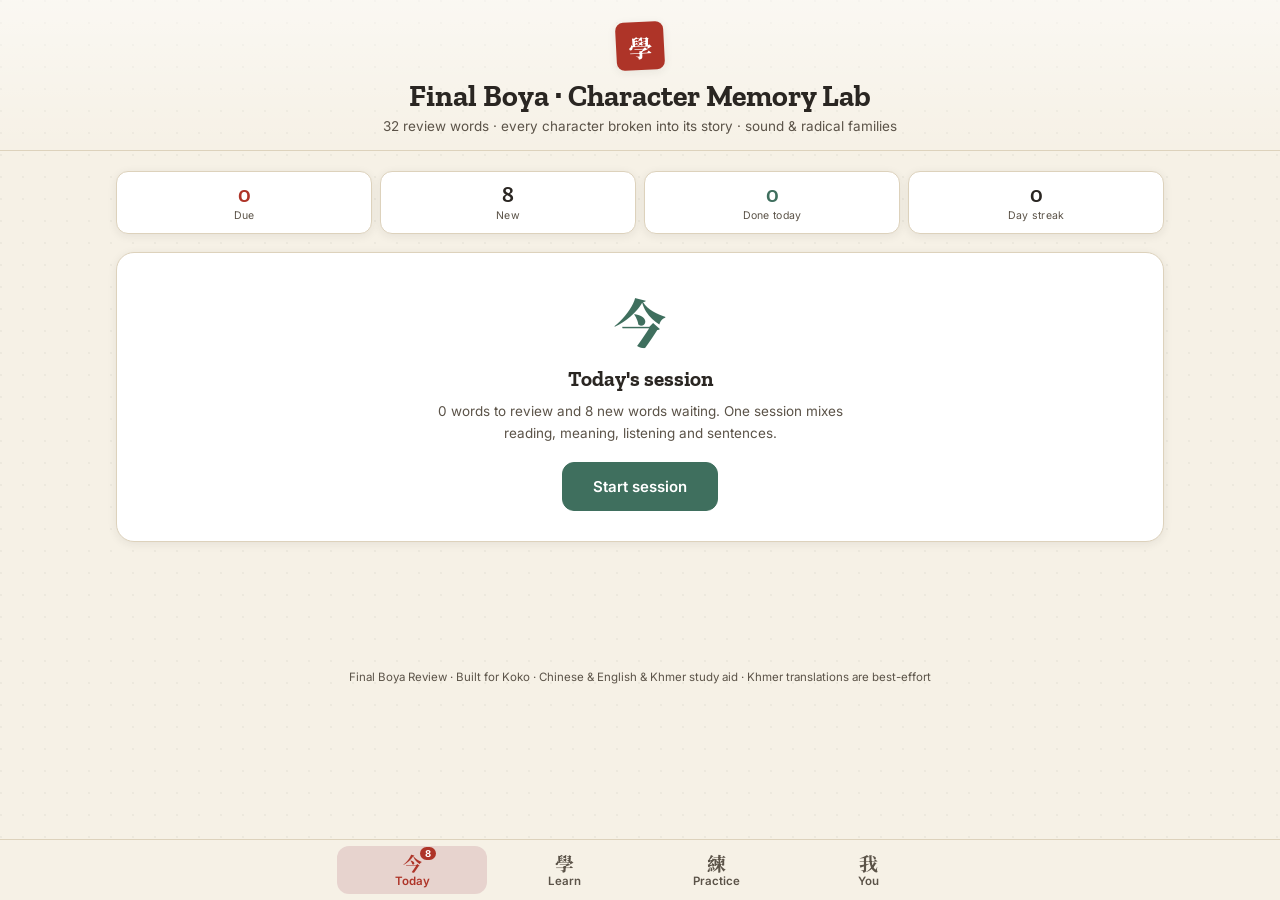
<file: final-boya.html>
<!DOCTYPE html>
<html lang="en">
<head>
<meta charset="UTF-8">
<meta name="viewport" content="width=device-width, initial-scale=1.0">
<title>Character Memory Lab</title>
<link rel="preconnect" href="https://fonts.googleapis.com">
<link rel="preconnect" href="https://fonts.gstatic.com" crossorigin>
<link href="https://fonts.googleapis.com/css2?family=Noto+Serif+SC:wght@400;600;700;900&family=Noto+Sans+Khmer:wght@400;600;700&family=Zilla+Slab:wght@400;500;600&family=Inter:wght@400;500;600;700&display=swap" rel="stylesheet">
<style>
  :root{
    --paper: #F6F1E6;
    --paper-2: #EFE7D6;
    --ink: #2A2622;
    --ink-soft: #5B5348;
    --seal: #AE3428;
    --seal-soft: #E7D3CE;
    --jade: #3F6F5E;
    --jade-soft: #DCE7E1;
    --gold: #B98A2A;
    --line: #DDD2BC;
    --card: #FFFFFF;
    --shadow: 0 2px 10px rgba(42,38,34,0.08);
    --radius: 14px;
  }
  *{box-sizing:border-box;}
  html,body{margin:0;padding:0;}
  body{
    background: var(--paper);
    background-image: radial-gradient(circle at 1px 1px, rgba(42,38,34,0.045) 1px, transparent 0);
    background-size: 22px 22px;
    color: var(--ink);
    font-family: 'Inter', -apple-system, sans-serif;
    min-height: 100vh;
  }
  .hanzi{ font-family:'Noto Serif SC', serif; }
  .kh, .prompt-kh, .fc-front--kh{
    font-family:'Noto Sans Khmer', 'Khmer OS', 'Khmer OS System', sans-serif;
    line-height: 1.7;
  }

  header.top{
    padding: 22px 20px 16px;
    text-align:center;
    border-bottom: 1px solid var(--line);
    background: linear-gradient(180deg, rgba(255,255,255,0.5), transparent);
  }
  .stamp{
    display:inline-flex; align-items:center; justify-content:center;
    width:48px;height:48px;
    background: var(--seal); color:#fff;
    font-family:'Noto Serif SC', serif; font-size: 24px; font-weight:700;
    border-radius: 8px; transform: rotate(-3deg);
    box-shadow: var(--shadow); margin-bottom: 8px;
  }
  h1.title{ font-family:'Zilla Slab', serif; font-size: clamp(20px, 4vw, 30px); margin: 0 0 4px; }
  p.subtitle{ margin:0; color: var(--ink-soft); font-size: 13.5px; }

  main{ max-width: 1080px; margin: 0 auto; padding: 20px 16px 110px; }
  .view{ display:none; }
  .view.active{ display:block; }

  h2.section-title{
    font-family:'Zilla Slab'; font-size:20px; margin: 6px 0 14px; padding-bottom:8px;
    border-bottom: 2px solid var(--seal); display:inline-block;
  }
  p.intro-text{ font-size:13.5px; color:var(--ink-soft); line-height:1.6; max-width:640px; }

  /* ---------- Bottom navigation ---------- */
  nav.bottom{
    position: fixed; left:0; right:0; bottom:0; z-index: 40;
    display:flex; justify-content:center; gap:2px;
    background: rgba(246,241,230,0.96);
    backdrop-filter: blur(8px);
    border-top: 1px solid var(--line);
    padding: 6px 8px calc(6px + env(safe-area-inset-bottom));
  }
  .nav-btn{
    flex:1; max-width:150px;
    border:none; background:none; cursor:pointer;
    display:flex; flex-direction:column; align-items:center; gap:2px;
    padding: 7px 4px 6px; border-radius:12px;
    color: var(--ink-soft); font-family:'Inter'; font-weight:600; font-size:11.5px;
  }
  .nav-btn .nav-zi{ font-family:'Noto Serif SC'; font-size:19px; line-height:1; font-weight:700; }
  .nav-btn.active{ color: var(--seal); background: var(--seal-soft); }
  .nav-btn:hover{ color: var(--seal); }
  .nav-badge{
    position:absolute; transform: translate(16px,-6px);
    background: var(--seal); color:#fff; font-size:9.5px; font-weight:700;
    border-radius:999px; padding:1px 5px; min-width:16px;
  }

  /* ---------- Shared bits ---------- */
  .btn{
    border:1px solid var(--line); background:var(--card); padding:10px 18px;
    border-radius:10px; font-family:'Inter'; font-weight:600; font-size:13px;
    cursor:pointer; color:var(--ink);
  }
  .btn:hover{ border-color: var(--seal); color: var(--seal); }
  .btn.primary{ background: var(--jade); color:#fff; border-color:var(--jade); }
  .btn.primary:hover{ background:#35604f; color:#fff; }
  .btn.big{ padding:14px 30px; font-size:15px; border-radius:12px; }
  .btn:disabled{ opacity:.45; cursor:not-allowed; }
  .speak-btn{
    display:inline-flex; align-items:center; justify-content:center;
    width:28px; height:28px; border-radius:999px;
    background: var(--jade); color:#fff; border:none; cursor:pointer;
    font-size:14px; flex-shrink:0; margin-left:6px; transition: transform .1s ease;
  }
  .speak-btn:hover{ transform: scale(1.08); }
  .speak-btn.small{ width:22px; height:22px; font-size:11px; }
  .speak-btn.xl{ width:44px; height:44px; font-size:20px; margin:0; }
  .zi-row{ display:flex; align-items:center; justify-content:center; gap:6px; }
  .seg{
    display:inline-flex; background: var(--paper-2); border:1px solid var(--line);
    border-radius: 999px; padding:3px; gap:2px; margin-bottom:16px; flex-wrap:wrap;
  }
  .seg button{
    border:none; background:none; cursor:pointer; border-radius:999px;
    padding:7px 15px; font-family:'Inter'; font-weight:600; font-size:12.5px; color:var(--ink-soft);
  }
  .seg button.active{ background: var(--card); color: var(--ink); box-shadow: var(--shadow); }

  /* ---------- Today ---------- */
  .stat-row{ display:grid; grid-template-columns: repeat(4, 1fr); gap:8px; margin-bottom:18px; }
  .stat{
    background: var(--card); border:1px solid var(--line); border-radius:12px;
    padding:11px 6px; text-align:center; box-shadow: var(--shadow);
  }
  .stat .num{ font-family:'Zilla Slab'; font-size:22px; font-weight:600; line-height:1.1; }
  .stat .lbl{ font-size:10.5px; color:var(--ink-soft); margin-top:2px; letter-spacing:.3px; }
  .stat.due .num{ color: var(--seal); }
  .stat.done .num{ color: var(--jade); }

  .session-start{
    background: var(--card); border:1px solid var(--line); border-radius:18px;
    padding: 30px 22px; text-align:center; box-shadow: var(--shadow);
  }
  .session-start .big-zi{ font-family:'Noto Serif SC'; font-size:52px; font-weight:900; color:var(--jade); }
  .session-start p{ font-size:13.5px; color:var(--ink-soft); line-height:1.6; max-width:420px; margin:10px auto 18px; }

  .task-wrap{ display:flex; flex-direction:column; align-items:center; }
  .task-bar{ width:100%; max-width:520px; margin-bottom:14px; }
  .task-bar .meta{ display:flex; justify-content:space-between; font-size:11.5px; color:var(--ink-soft); margin-bottom:5px; }
  .bar{ height:6px; background: var(--paper-2); border-radius:999px; overflow:hidden; border:1px solid var(--line); }
  .bar > span{ display:block; height:100%; background: var(--jade); width:0%; transition: width .25s ease; }

  .task-card{
    width:100%; max-width:520px; background: var(--card);
    border:1px solid var(--line); border-radius:18px; box-shadow: var(--shadow);
    padding: 26px 20px; text-align:center; min-height:240px;
    display:flex; flex-direction:column; align-items:center; justify-content:center;
  }
  .task-kind{
    display:inline-block; font-size:10px; font-weight:700; letter-spacing:.6px; text-transform:uppercase;
    padding:3px 10px; border-radius:999px; background: var(--paper-2); color:var(--ink-soft); margin-bottom:14px;
  }
  .task-kind.recognize{ background: var(--jade-soft); color: var(--jade); }
  .task-kind.recall{ background: var(--seal-soft); color: var(--seal); }
  .task-kind.listen{ background:#EFE3C9; color:#8A5A12; }
  .task-kind.sentence{ background:#E2E0EC; color:#4C4470; }
  .task-card .zi{ font-family:'Noto Serif SC'; font-size:60px; font-weight:900; line-height:1.15; }
  .task-card .prompt-en{ font-size:28px; font-weight:600; }
  .task-card .prompt-kh{ font-size:28px; color:var(--jade); font-weight:600; margin-top:6px; }
  .task-card .py{ font-size:24px; color:var(--seal); font-weight:600; margin-top:8px; }
  .task-card .en{ font-size:15px; color:var(--ink-soft); margin-top:3px; }
  .task-card .kh{ font-size:19px; color:var(--jade); font-weight:600; margin-top:6px; }
  .task-card .hint{ font-size:12px; color:var(--ink-soft); margin-top:14px; }
  .task-hidden{ display:none; }
  .cloze-sentence{ font-family:'Noto Serif SC'; font-size:22px; line-height:1.7; }
  .cloze-blank{
    display:inline-block; min-width:56px; border-bottom:3px solid var(--seal);
    color: var(--seal); font-weight:700;
  }
  .cloze-en{ font-size:13px; color:var(--ink-soft); margin-top:10px; }

  .choices{ display:grid; gap:8px; width:100%; max-width:420px; margin-top:16px; }
  .choice{
    border:1px solid var(--line); background: var(--paper); border-radius:12px;
    padding:12px 14px; font-family:'Inter'; font-size:14px; cursor:pointer; text-align:center; color:var(--ink);
  }
  .choice .zi{ font-family:'Noto Serif SC'; font-size:22px; font-weight:700; line-height:1.2; }
  .choice:hover{ border-color: var(--seal); }
  .choice.correct{ background: var(--jade-soft); border-color: var(--jade); color: var(--jade); font-weight:600; }
  .choice.wrong{ background: var(--seal-soft); border-color: var(--seal); color: var(--seal); font-weight:600; }
  .choice:disabled{ cursor:default; }

  .rate-row{ display:flex; gap:8px; margin-top:18px; flex-wrap:wrap; justify-content:center; }
  .rate-btn{
    border:1px solid var(--line); background:var(--card); border-radius:10px;
    padding:10px 16px; cursor:pointer; font-family:'Inter'; font-weight:600; font-size:13px; color:var(--ink);
    display:flex; flex-direction:column; align-items:center; gap:2px; min-width:78px;
  }
  .rate-btn small{ font-size:10px; font-weight:500; color:var(--ink-soft); }
  .rate-btn[data-rate="again"]:hover{ border-color:var(--seal); color:var(--seal); }
  .rate-btn[data-rate="good"]{ background: var(--jade); border-color:var(--jade); color:#fff; }
  .rate-btn[data-rate="good"] small{ color: rgba(255,255,255,.8); }
  .task-actions{ margin-top:18px; display:flex; gap:8px; justify-content:center; flex-wrap:wrap; }

  .done-card{
    background: var(--card); border:1px solid var(--line); border-radius:18px;
    padding:34px 22px; text-align:center; box-shadow: var(--shadow); max-width:520px; margin:0 auto;
  }
  .done-card .big-zi{ font-family:'Noto Serif SC'; font-size:56px; font-weight:900; color:var(--jade); }

  /* ---------- Learn ---------- */
  .controls{ display:flex; gap:10px; flex-wrap:wrap; align-items:center; margin: 6px 0 16px; }
  .search-wrap{ flex:1; min-width:220px; position:relative; }
  input#searchBox{
    width:100%; padding: 11px 14px 11px 38px; border-radius: 10px;
    border: 1px solid var(--line); background: var(--card); font-size: 14px; color: var(--ink);
    font-family:'Inter';
  }
  input#searchBox:focus{ outline:2px solid var(--jade); outline-offset:1px; }
  .search-wrap::before{
    content:"搜"; font-family:'Noto Serif SC';
    position:absolute; left:12px; top:50%; transform:translateY(-50%);
    color: var(--ink-soft); font-size: 13px;
  }
  .filter-chip{
    border:1px solid var(--line); background:var(--card); padding:9px 14px; border-radius:10px;
    font-family:'Inter'; font-size:13px; font-weight:600; color: var(--ink-soft); cursor:pointer;
  }
  .filter-chip.active{ background: var(--jade); border-color: var(--jade); color:#fff; }
  .count-note{ font-size:12.5px; color:var(--ink-soft); margin: 0 0 14px; }

  .grid{ display:grid; grid-template-columns: repeat(auto-fill, minmax(140px, 1fr)); gap: 10px; }
  .word-card{
    background: var(--card); border:1px solid var(--line); border-radius: var(--radius);
    padding: 14px 10px 10px; text-align:center; cursor:pointer; box-shadow: var(--shadow);
    transition: transform .12s ease, border-color .12s ease; position:relative;
  }
  .word-card:hover{ transform: translateY(-2px); border-color: var(--seal); }
  .word-card .zi{ font-family:'Noto Serif SC'; font-size: 26px; font-weight:700; line-height:1.2; }
  .word-card .py{ font-size: 11.5px; color: var(--ink-soft); margin-top:3px; }
  .word-card .en{ font-size: 11px; color: var(--jade); margin-top:2px; font-weight:600; }
  .level-tag{
    display:inline-block; font-size:9.5px; font-weight:700; letter-spacing:0.4px;
    padding: 1px 6px; border-radius: 999px; margin-top:6px;
    background: var(--paper-2); color: var(--ink-soft);
  }
  .mini-bar{ height:3px; background: var(--paper-2); border-radius:999px; margin-top:8px; overflow:hidden; }
  .mini-bar > span{ display:block; height:100%; background: var(--jade); width:0%; }

  .study-wrap{ display:flex; flex-direction:column; align-items:center; padding: 4px 0 20px; }
  .flashcard{
    width:100%; max-width:420px; min-height:230px;
    background: var(--card); border:1px solid var(--line); border-radius:18px; box-shadow: var(--shadow);
    display:flex; flex-direction:column; align-items:center; justify-content:center;
    padding: 30px 18px; cursor:pointer; text-align:center;
  }
  .flashcard .zi{ font-family:'Noto Serif SC'; font-size:64px; font-weight:900; }
  .flashcard .hint{ font-size:12px; color:var(--ink-soft); margin-top:14px; }
  /* the prompt side — one of 汉字 / pinyin / Khmer */
  .fc-front--zi{ font-family:'Noto Serif SC', serif; font-size:64px; font-weight:900; color: var(--ink); }
  .fc-front--py{ font-size:52px; font-weight:700; color: var(--seal); line-height:1.25; }
  .fc-front--kh{ font-size:50px; font-weight:600; color: var(--jade); }
  .flashcard.flipped .revealed .zi{ font-size:44px; margin-bottom:2px; }
  .front-pick{ display:flex; align-items:center; gap:10px; flex-wrap:wrap; margin-bottom:10px; }
  .front-pick-label{ font-size:12px; font-weight:600; color:var(--ink-soft); letter-spacing:.3px; }
  #frontSeg button[data-front="zi"]{ font-family:'Noto Serif SC'; font-size:15px; }
  #frontSeg button[data-front="kh"]{ font-size:14px; }
  .flashcard .revealed{ display:none; }
  .flashcard.flipped .revealed{ display:block; }
  .flashcard.flipped .prompt-hint{ display:none; }
  .flashcard .py{ font-size:24px; color:var(--seal); font-weight:600; margin-top:6px; }
  .flashcard .en{ font-size:14px; color:var(--ink-soft); margin-top:2px; }
  .flashcard .kh{ font-size:19px; color:var(--jade); margin-top:6px; font-weight:600; }
  .study-controls{ display:flex; gap:10px; margin-top:18px; flex-wrap:wrap; justify-content:center; }
  .progress-note{ font-size:12px; color:var(--ink-soft); margin-top:10px; }

  /* ---------- Detail overlay ---------- */
  #overlay{
    position:fixed; inset:0; background: rgba(30,26,22,0.55);
    display:none; align-items:flex-start; justify-content:center;
    padding: 24px 14px; overflow-y:auto; z-index: 50;
  }
  #overlay.show{ display:flex; }
  .detail-card{
    background: var(--paper); border-radius: 18px; max-width: 640px; width:100%;
    padding: 26px 22px 30px; box-shadow: 0 12px 40px rgba(0,0,0,0.25);
    position:relative; margin: 20px 0 40px;
  }
  .close-btn{
    position:absolute; top:14px; right:16px; background:none; border:none;
    font-size:22px; color:var(--ink-soft); cursor:pointer; line-height:1;
  }
  .detail-head{ text-align:center; padding-bottom:16px; border-bottom:1px solid var(--line); margin-bottom:16px; }
  .detail-head .zi{ font-family:'Noto Serif SC'; font-size:56px; font-weight:900; }
  .detail-head .py{ font-size:18px; color: var(--seal); font-weight:600; margin-top:4px; }
  .detail-head .en{ font-size:15px; color:var(--ink-soft); margin-top:2px; }
  .detail-head .kh{ font-size:19px; color:var(--jade); margin-top:8px; font-weight:600; }
  .section-label{
    font-size:11px; font-weight:700; letter-spacing:0.6px; text-transform:uppercase;
    color: var(--ink-soft); margin: 18px 0 8px;
  }
  .strength-wrap{ max-width:280px; margin:14px auto 0; }
  .strength-wrap .lbl{ display:flex; justify-content:space-between; font-size:11px; color:var(--ink-soft); margin-bottom:4px; }

  .word-image-wrap{
    background: var(--card); border:1px solid var(--line); border-radius:12px;
    padding:12px 14px; text-align:center;
  }
  .word-image{ max-width:100%; max-height:220px; border-radius:8px; display:block; margin:0 auto; }
  .image-loading, .image-none{ font-size:12.5px; color:var(--ink-soft); margin:0; }
  .image-caption{
    display:flex; align-items:center; justify-content:center; gap:10px; flex-wrap:wrap;
    font-size:11px; color:var(--ink-soft); margin-top:8px;
  }
  .image-caption a{ color: var(--jade); }
  .img-shuffle-btn{
    border:1px solid var(--line); background: var(--paper-2); color:var(--ink);
    font-size:11px; font-weight:600; padding:4px 10px; border-radius:999px; cursor:pointer;
  }

  .example-box{
    background: var(--card); border:1px solid var(--line); border-radius:12px; padding:12px 14px;
    margin-bottom:8px; position:relative;
  }
  .example-box:last-child{ margin-bottom:0; }
  .level-badge{
    display:inline-block; font-size:10px; font-weight:700; padding:2px 8px; border-radius:999px;
    margin-bottom:6px; letter-spacing:0.3px;
  }
  .level-badge-hsk1{ background: var(--jade-soft); color: var(--jade); }
  .level-badge-hsk2{ background: var(--seal-soft); color: var(--seal); }
  .example-box .cn{ font-family:'Noto Serif SC'; font-size:17px; }
  .example-box .py{ font-size:13px; color:var(--ink-soft); margin-top:3px; font-style:italic; }
  .example-box .en{ font-size:13px; color:var(--ink); margin-top:3px; }

  .char-story-card{
    background: var(--card); border:1px solid var(--line); border-radius:12px;
    padding: 12px 14px; margin-bottom:10px; display:flex; gap:12px; align-items:flex-start;
  }
  .char-story-card .big-zi{ font-family:'Noto Serif SC'; font-size:34px; font-weight:700; flex-shrink:0; width:44px; text-align:center; }
  .char-story-body{ flex:1; }
  .type-badge{
    display:inline-block; font-size:10px; font-weight:700; padding:2px 8px; border-radius:999px;
    margin-bottom:5px; letter-spacing:0.3px;
  }
  .type-pictograph{ background: var(--jade-soft); color: var(--jade); }
  .type-compound{ background: #EFE3C9; color:#8A5A12; }
  .type-phono{ background: var(--seal-soft); color: var(--seal); }
  .type-whole{ background:#E7E2DA; color:#6b6459; }
  .parts-line{ font-size:12.5px; color:var(--ink-soft); margin-bottom:4px; }
  .story-line{ font-size:13px; line-height:1.5; }
  .family-chip{
    display:inline-block; margin-top:6px; font-size:11.5px; font-weight:600;
    color:#fff; background: var(--seal); padding:3px 9px; border-radius:999px; cursor:pointer;
  }
  .web-row{ display:flex; gap:8px; flex-wrap:wrap; }
  .web-pill{
    background: var(--card); border:1px solid var(--line); border-radius:10px; padding:8px 12px;
    cursor:pointer; text-align:center; min-width:74px;
  }
  .web-pill:hover{ border-color: var(--seal); }
  .web-pill .zi{ font-family:'Noto Serif SC'; font-size:20px; font-weight:700; }
  .web-pill .py{ font-size:10.5px; color:var(--ink-soft); }
  .web-pill .en{ font-size:10px; color:var(--jade); font-weight:600; }
  .web-pill mark{ background:none; color: var(--seal); }
  .empty-note{ font-size:13px; color:var(--ink-soft); background:var(--card);
    border:1px dashed var(--line); border-radius:12px; padding:14px 16px; }

  /* ---------- Practice ---------- */
  .pattern-group{
    background: var(--card); border:1px solid var(--line); border-radius:14px;
    padding:16px 18px; margin-bottom:14px; box-shadow: var(--shadow);
  }
  .pattern-group h3{ margin:0 0 4px; font-family:'Zilla Slab'; font-size:18px; }
  .pattern-group .sound-tag{
    display:inline-block; font-family:'Noto Serif SC'; font-size:15px; font-weight:700;
    background: var(--seal-soft); color:var(--seal); padding:3px 10px; border-radius:8px; margin-bottom:6px;
  }
  .pattern-group p.explain{ font-size:13px; color:var(--ink-soft); margin: 4px 0 10px; }
  .member-row{ display:flex; gap:10px; flex-wrap:wrap; }
  .member-pill{
    background: var(--paper-2); border:1px solid var(--line); border-radius:10px; padding:8px 12px;
    display:flex; flex-direction:column; align-items:center; min-width:78px; cursor:pointer;
  }
  .member-pill:hover{ border-color: var(--seal); }
  .member-pill .zi{ font-family:'Noto Serif SC'; font-size:22px; font-weight:700; }
  .member-pill .py{ font-size:10.5px; color:var(--ink-soft); }
  .member-pill .gloss{ font-size:10px; color:var(--jade); font-weight:600; }
  .radical-group{
    background: var(--card); border:1px dashed var(--line); border-radius:14px;
    padding:14px 16px; margin-bottom:10px;
  }
  .radical-group .rad-tag{ font-family:'Noto Serif SC'; font-weight:700; color: var(--jade); font-size:16px; }
  .rad-members{ font-family:'Noto Serif SC'; font-size: 20px; letter-spacing:6px; color:var(--ink); margin-top:6px; }

  .struct-grid{ display:grid; grid-template-columns: repeat(auto-fill, minmax(250px,1fr)); gap:12px; }
  .struct-card{
    background: var(--card); border:1px solid var(--line); border-radius:14px;
    padding:14px 16px; box-shadow: var(--shadow);
  }
  .struct-head{ display:flex; gap:12px; align-items:center; }
  .struct-head svg{ flex-shrink:0; }
  .struct-name{ font-family:'Noto Serif SC'; font-size:19px; font-weight:700; }
  .struct-py{ font-size:11.5px; color:var(--ink-soft); font-style:italic; }
  .struct-en{ font-size:12.5px; color:var(--jade); font-weight:600; }
  .struct-tier{
    display:inline-block; font-size:9.5px; font-weight:700; letter-spacing:.4px; text-transform:uppercase;
    padding:1px 7px; border-radius:999px; background: var(--paper-2); color:var(--ink-soft); margin-top:4px;
  }
  .struct-hint{ font-size:12.5px; color:var(--ink-soft); line-height:1.55; margin:10px 0 8px; }
  .struct-members{ display:flex; gap:5px; flex-wrap:wrap; }
  .struct-zi{
    font-family:'Noto Serif SC'; font-size:18px; font-weight:700;
    background: var(--paper-2); border:1px solid var(--line); border-radius:7px;
    width:32px; height:32px; display:flex; align-items:center; justify-content:center;
    color: var(--ink-soft);
  }
  .struct-zi.in-lab{ color: var(--seal); border-color: var(--seal); cursor:pointer; background:#fff; }

  .cloze-wrap{ display:flex; flex-direction:column; align-items:center; }
  .cloze-card{
    width:100%; max-width:520px; background: var(--card); border:1px solid var(--line);
    border-radius:18px; box-shadow: var(--shadow); padding:26px 20px; text-align:center;
  }
  .score-note{ font-size:12.5px; color:var(--ink-soft); margin-top:12px; }

  /* ---------- You / settings ---------- */
  .set-card{
    background: var(--card); border:1px solid var(--line); border-radius:14px;
    padding:16px 18px; margin-bottom:12px; box-shadow: var(--shadow); max-width:560px;
  }
  .set-card h3{ margin:0 0 4px; font-family:'Zilla Slab'; font-size:17px; }
  .set-card p.note{ font-size:12.5px; color:var(--ink-soft); margin:0 0 12px; line-height:1.55; }
  .set-row{ display:flex; gap:10px; align-items:center; flex-wrap:wrap; margin-bottom:10px; }
  .set-row label{ font-size:12.5px; font-weight:600; min-width:110px; }
  select, input[type="number"]{
    font-family:'Inter'; font-size:13px; padding:9px 11px; border-radius:10px;
    border:1px solid var(--line); background: var(--paper); color:var(--ink); max-width:100%;
  }
  input[type="range"]{ flex:1; min-width:150px; accent-color: var(--jade); }
  .range-val{ font-size:12.5px; color:var(--seal); font-weight:700; min-width:44px; }
  .warn{ font-size:12px; color: var(--seal); font-weight:600; }
  .ok-note{ font-size:12px; color: var(--jade); font-weight:600; min-height:16px; }

  footer{ text-align:center; padding: 18px 20px 26px; font-size:11.5px; color: var(--ink-soft); }

  @media (max-width:480px){
    .grid{ grid-template-columns: repeat(auto-fill, minmax(108px,1fr)); }
    .detail-head .zi{ font-size:44px; }
    .task-card .zi{ font-size:50px; }
    .stat .num{ font-size:19px; }
  }
.stroke-order-row{
  display:flex; flex-wrap:wrap; gap:10px; margin: 6px 0 18px;
}
.stroke-card{
  display:flex; flex-direction:column; align-items:center; gap:6px;
  background: var(--paper-2, #fbf6ec); border:1px solid var(--line, #e4d9c4);
  border-radius:10px; padding:8px; cursor:pointer; user-select:none;
}
.stroke-card canvas{ display:block; }
.stroke-card .stroke-label{ font-size:11px; color: var(--ink-soft); }
</style>
</head>
<body>

<header class="top">
  <div class="stamp">學</div>
  <h1 class="title" id="pageTitle">Character Memory Lab</h1>
  <p class="subtitle" id="pageSubtitle"></p>
</header>

<main>

  <!-- ================= TODAY ================= -->
  <div id="todayView" class="view active">
    <div class="stat-row">
      <div class="stat due"><div class="num" id="statDue">0</div><div class="lbl">Due</div></div>
      <div class="stat"><div class="num" id="statNew">0</div><div class="lbl">New</div></div>
      <div class="stat done"><div class="num" id="statDone">0</div><div class="lbl">Done today</div></div>
      <div class="stat"><div class="num" id="statStreak">0</div><div class="lbl">Day streak</div></div>
    </div>

    <div id="sessionStart" class="session-start">
      <div class="big-zi">今</div>
      <h2 style="font-family:'Zilla Slab';font-size:21px;margin:8px 0 0;">Today's session</h2>
      <p id="sessionStartNote"></p>
      <button class="btn primary big" id="startSessionBtn">Start session</button>
    </div>

    <div id="sessionRun" class="task-wrap" style="display:none;">
      <div class="task-bar">
        <div class="meta"><span id="taskCounter"></span><span id="taskWordLevel"></span></div>
        <div class="bar"><span id="taskProgress"></span></div>
      </div>
      <div class="task-card" id="taskCard"></div>
      <div class="task-actions" id="taskActions"></div>
      <button class="btn" id="endSessionBtn" style="margin-top:16px;">End session</button>
    </div>

    <div id="sessionDone" style="display:none;">
      <div class="done-card">
        <div class="big-zi">好</div>
        <h2 style="font-family:'Zilla Slab';font-size:21px;margin:8px 0 6px;">Session finished</h2>
        <p id="doneNote" style="font-size:13.5px;color:var(--ink-soft);line-height:1.6;"></p>
        <div style="display:flex;gap:8px;justify-content:center;flex-wrap:wrap;margin-top:14px;">
          <button class="btn primary" id="againSessionBtn">Study more</button>
          <button class="btn" id="goLearnBtn">Browse words</button>
        </div>
      </div>
    </div>
  </div>

  <!-- ================= LEARN ================= -->
  <div id="learnView" class="view">
    <div class="seg" id="learnSeg">
      <button class="active" data-mode="list">Word list</button>
      <button data-mode="cards">Flashcards</button>
    </div>

    <div id="learnList">
      <div class="controls">
        <div class="search-wrap">
          <input id="searchBox" type="text" placeholder="Search Chinese, pinyin, English or Khmer...">
        </div>
        <span id="wordsLevelChips" style="display:contents;"></span>
      </div>
      <p class="count-note" id="countNote"></p>
      <div class="grid" id="wordGrid"></div>
    </div>

    <div id="learnCards" style="display:none;">
      <p class="intro-text" style="margin-bottom:14px;">Try to answer <em>before</em> you flip. Guessing first is what builds the memory. This is browsing only, it does not change your review schedule.</p>
      <div class="front-pick">
        <span class="front-pick-label">Show first</span>
        <div class="seg" id="frontSeg" style="margin-bottom:0;">
          <button class="active" data-front="zi">汉字</button>
          <button data-front="py">Pinyin</button>
          <button data-front="kh">ខ្មែរ</button>
        </div>
      </div>
      <div class="controls" style="margin-bottom:6px;">
        <span id="studyLevelChips" style="display:contents;"></span>
      </div>
      <div class="study-wrap">
        <div class="flashcard" id="flashcard">
          <div class="fc-front fc-front--zi" id="fc-front">你</div>
          <div class="prompt-hint hint" id="fcHint">Tap to reveal pinyin, meaning and Khmer</div>
          <div class="revealed">
            <div class="zi hanzi" id="fc-zi"></div>
            <div class="py" id="fc-py"></div>
            <div class="en" id="fc-en"></div>
            <div class="kh" id="fc-kh"></div>
          </div>
        </div>
        <div class="study-controls">
          <button class="btn" id="prevBtn">&larr; Prev</button>
          <button class="btn primary" id="shuffleBtn">Shuffle</button>
          <button class="btn" id="detailBtn">Full card</button>
          <button class="btn" id="nextBtn">Next &rarr;</button>
        </div>
        <p class="progress-note" id="progressNote"></p>
      </div>
    </div>
  </div>

  <!-- ================= PRACTICE ================= -->
  <div id="practiceView" class="view">
    <div class="seg" id="practiceSeg">
      <button class="active" data-pane="paneFamilies">Sound &amp; radicals</button>
      <button data-pane="paneStructures">Structures</button>
      <button data-pane="paneCloze">Sentences</button>
    </div>

    <div id="paneFamilies" class="pane">
      <h2 class="section-title">Sound-clue families (形声字)</h2>
      <p class="intro-text">Each group shares one component that gives the SOUND. A different piece gives the MEANING. Learn the group once and you get several characters at a time.</p>
      <div id="patternGroupsWrap" style="margin-top:16px;"></div>
      <h2 class="section-title" style="margin-top:28px;">Meaning-clue families (radicals)</h2>
      <p class="intro-text">These do not share a sound. They share a MEANING radical. Once you know a radical you can guess what a new character is about before you can say it.</p>
      <div id="radicalGroupsWrap" style="margin-top:16px;"></div>
    </div>

    <div id="paneStructures" class="pane" style="display:none;">
      <h2 class="section-title">Character structures (汉字结构)</h2>
      <p class="intro-text">Before you learn the parts, learn the shape. Every character is laid out in one of these ways. Red lines are a wrapping part. Green blocks are the pieces inside. Characters shown in red are in this lesson, tap them.</p>
      <div class="struct-grid" id="structGrid" style="margin-top:16px;"></div>
    </div>

    <div id="paneCloze" class="pane" style="display:none;">
      <h2 class="section-title">Fill the blank</h2>
      <p class="intro-text">Read the sentence and pick the word that belongs in the gap. Wrong answers here also push that word back into your review queue.</p>
      <div class="cloze-wrap" style="margin-top:16px;">
        <div class="cloze-card" id="clozeCard"></div>
        <p class="score-note" id="clozeScore"></p>
      </div>
    </div>
  </div>

  <!-- ================= YOU ================= -->
  <div id="youView" class="view">
    <h2 class="section-title">You</h2>

    <div class="set-card">
      <h3>Chinese voice</h3>
      <p class="note">Pick the voice used for every 🔊 button and for listening tasks. If the list is empty or has no Chinese voice, install one in your system settings, then reload this page.</p>
      <div class="set-row">
        <label for="voicePicker">Voice</label>
        <select id="voicePicker"></select>
      </div>
      <div class="set-row">
        <label for="rateSlider">Speed</label>
        <input type="range" id="rateSlider" min="0.5" max="1.2" step="0.05" value="0.85">
        <span class="range-val" id="rateVal">0.85x</span>
      </div>
      <div class="set-row">
        <label for="pitchSlider">Pitch</label>
        <input type="range" id="pitchSlider" min="0.6" max="1.4" step="0.05" value="1">
        <span class="range-val" id="pitchVal">1.00</span>
      </div>
      <div class="set-row">
        <button class="btn primary" id="voiceTestBtn">Test the voice</button>
        <span class="hanzi" style="font-size:17px;">你好，我在学中文。</span>
      </div>
      <p class="warn" id="voiceWarn" style="display:none;">No Chinese voice found in this browser.</p>
    </div>

    <div class="set-card">
      <h3>Session</h3>
      <p class="note">How much new material to take on each day. Reviews that are already due are always shown first.</p>
      <div class="set-row">
        <label for="newLimit">New words / day</label>
        <input type="number" id="newLimit" min="0" max="50" step="1" value="8">
      </div>
      <div class="set-row">
        <label for="sessionCap">Cards / session</label>
        <input type="number" id="sessionCap" min="5" max="100" step="5" value="25">
      </div>
    </div>

    <div class="set-card">
      <h3>Backup</h3>
      <p class="note">Your progress lives only in this browser. Clearing browser data will erase it. Export a backup file now and then, especially before you clear anything.</p>
      <div class="set-row">
        <button class="btn primary" id="exportBtn">Export backup</button>
        <button class="btn" id="importBtn">Import backup</button>
        <input type="file" id="importFile" accept="application/json,.json" style="display:none;">
      </div>
      <p class="ok-note" id="backupNote"></p>
    </div>

    <div class="set-card">
      <h3>Progress</h3>
      <p class="note" id="progressSummary"></p>
      <div class="set-row">
        <button class="btn" id="resetBtn">Reset all progress</button>
        <span class="warn" id="resetWarn" style="display:none;">This cannot be undone. Click again to confirm.</span>
      </div>
    </div>
  </div>

</main>

<nav class="bottom">
  <button class="nav-btn active" data-view="todayView"><span class="nav-zi">今</span>Today<span class="nav-badge" id="navDueBadge" style="display:none;">0</span></button>
  <button class="nav-btn" data-view="learnView"><span class="nav-zi">學</span>Learn</button>
  <button class="nav-btn" data-view="practiceView"><span class="nav-zi">練</span>Practice</button>
  <button class="nav-btn" data-view="youView"><span class="nav-zi">我</span>You</button>
</nav>

<div id="overlay">
  <div class="detail-card">
    <button class="close-btn" id="closeDetail">&times;</button>
    <div id="detailContent"></div>
  </div>
</div>

<footer id="pageFooter"></footer>

<script>
// ============================================================
// DATA — replace ONLY the object between the two markers below.
// Keep "const DB = " and the trailing ";" exactly as they are.
// Schema: references/data-schema.md
// ============================================================
const DB = /*__DB_JSON_START__*/{
  "meta": {
    "id": "final-boya",
    "title": "Final Boya · Character Memory Lab",
    "subtitle": "32 review words · every character broken into its story · sound & radical families",
    "footer": "Final Boya Review · Built for Koko · Chinese & English & Khmer study aid · Khmer translations are best-effort"
  },
  "words": [
    {
      "id": 1,
      "level": "Final Boya",
      "chinese": "剧团",
      "pinyin": "jùtuán",
      "english": "theatrical troupe",
      "khmer": "ក្រុមល្ខោន",
      "breakdown": "剧(drama)+团(troupe)",
      "examples": [
        {
          "level": "HSK1",
          "cn": "这个剧团很有名。",
          "py": "Zhège jùtuán hěn yǒumíng.",
          "en": "This theatrical troupe is very famous."
        },
        {
          "level": "HSK1",
          "cn": "他在一个京剧剧团工作。",
          "py": "Tā zài yí gè jīngjù jùtuán gōngzuò.",
          "en": "He works in a Beijing opera troupe."
        },
        {
          "level": "HSK1",
          "cn": "剧团今天晚上有精彩的演出。",
          "py": "Jùtuán jīntiān wǎnshang yǒu jīngcǎi de yǎnchū.",
          "en": "The troupe has a wonderful performance tonight."
        },
        {
          "level": "HSK2",
          "cn": "虽然这是一个民间小剧团，但是演员们的演出水平很高。",
          "py": "Suīrán zhè shì yí gè mínjiān xiǎo jùtuán, dànshì yǎnyuánmen de yǎnchū shuǐpíng hěn gāo.",
          "en": "Although this is a small folk troupe, the actors' performance level is very high."
        },
        {
          "level": "HSK2",
          "cn": "因为热爱传统艺术，所以他大学毕业后毫不犹豫地加入了市青年剧团。",
          "py": "Yīnwèi rè'ài chuántǒng yìshù, suǒyǐ tā dàxué bìyè hòu háobù yóuyù de jiārùle shì qīngnián jùtuán.",
          "en": "Because he loves traditional art, he joined the city youth troupe without hesitation after graduating from college."
        }
      ],
      "chars": [
        "剧",
        "团"
      ]
    },
    {
      "id": 2,
      "level": "Final Boya",
      "chinese": "普通",
      "pinyin": "pǔtōng",
      "english": "ordinary",
      "khmer": "ធម្មតា",
      "breakdown": "普(universal)+通(common)",
      "examples": [
        {
          "level": "HSK1",
          "cn": "他是一个很普通的人。",
          "py": "Tā shì yí gè hěn pǔtōng de rén.",
          "en": "He is a very ordinary person."
        },
        {
          "level": "HSK1",
          "cn": "他的普通话说得非常流利。",
          "py": "Tā de pǔtōnghuà shuō de fēicháng liúlì.",
          "en": "He speaks Mandarin very fluently."
        },
        {
          "level": "HSK1",
          "cn": "这只是一件普通的衣服。",
          "py": "Zhè zhǐshì yí jiàn pǔtōng de yīfu.",
          "en": "This is just an ordinary piece of clothing."
        },
        {
          "level": "HSK2",
          "cn": "虽然只是一件普通的小事，但是带给人们很多感动。",
          "py": "Suīrán zhǐshì yí jiàn pǔtōng de xiǎoshì, dànshì dài gěi rénmen hěn duō gǎndòng.",
          "en": "Although it was just an ordinary little thing, it touched people deeply."
        },
        {
          "level": "HSK2",
          "cn": "他在平凡而普通的岗位上，默默奉献了三十多年。",
          "py": "Tā zài píngfán ér pǔtōng de gǎngwèi shang, mòmò fèngxiànle sānshí duō nián.",
          "en": "In an ordinary post, he dedicated himself quietly for over thirty years."
        }
      ],
      "chars": [
        "普",
        "通"
      ]
    },
    {
      "id": 3,
      "level": "Final Boya",
      "chinese": "清朝",
      "pinyin": "Qīngcháo",
      "english": "Qing dynasty",
      "khmer": "រាជវង្សឆេង",
      "breakdown": "清(Qing)+朝(dynasty)",
      "examples": [
        {
          "level": "HSK1",
          "cn": "清朝是中国历史上最后一个封建王朝。",
          "py": "Qīngcháo shì Zhōngguó lìshǐ shang zuìhòu yí gè fēngjiàn wángcháo.",
          "en": "The Qing dynasty was the last imperial dynasty in Chinese history."
        },
        {
          "level": "HSK1",
          "cn": "故宫建于明朝，在清朝继续使用。",
          "py": "Gùgōng jiàn yú Míngcháo, zài Qīngcháo jìxù shǐyòng.",
          "en": "The Forbidden City was built in the Ming dynasty and continued to be used in the Qing dynasty."
        },
        {
          "level": "HSK1",
          "cn": "这是一件清朝的陶瓷花瓶。",
          "py": "Zhè shì yí jiàn Qīngcháo de táocí huāpíng.",
          "en": "This is a porcelain vase from the Qing dynasty."
        },
        {
          "level": "HSK2",
          "cn": "京剧是在清朝末期由徽剧和汉剧融合演变而成的。",
          "py": "Jīngjù shì zài Qīngcháo mòqī yóu Huījù hé Hànjù rónghé yǎnbiàn ér chéng de.",
          "en": "Beijing opera evolved in the late Qing dynasty from the fusion of Hui opera and Han opera."
        },
        {
          "level": "HSK2",
          "cn": "虽然清朝已经结束了一百多年，但是故宫依然保留着当年的辉煌。",
          "py": "Suīrán Qīngcháo yǐjīng jiéshùle yìbǎi duō nián, dànshì Gùgōng yīrán bǎoliúzhe dāngnián de huīhuáng.",
          "en": "Although the Qing dynasty ended over a century ago, the Forbidden City still preserves its former splendor."
        }
      ],
      "chars": [
        "清",
        "朝"
      ]
    },
    {
      "id": 4,
      "level": "Final Boya",
      "chinese": "难吃",
      "pinyin": "nánchī",
      "english": "unpalatable",
      "khmer": "មិនឆ្ងាញ់",
      "breakdown": "难(hard)+吃(eat)",
      "examples": [
        {
          "level": "HSK1",
          "cn": "这道菜太咸了，真难吃。",
          "py": "Zhè dào cài tài xián le, zhēn nánchī.",
          "en": "This dish is too salty, it tastes really bad."
        },
        {
          "level": "HSK1",
          "cn": "学校食堂的饭一点儿也不难吃。",
          "py": "Xuéxiào shítáng de fàn yìdiǎnr yě bù nánchī.",
          "en": "The school cafeteria food is not bad at all."
        },
        {
          "level": "HSK1",
          "cn": "如果不新鲜，难吃就别吃了。",
          "py": "Rúguǒ bù xīnxiān, nánchī jiù bié chī le.",
          "en": "If it is not fresh and tastes bad, do not eat it."
        },
        {
          "level": "HSK2",
          "cn": "虽然这个苦瓜很苦很难吃，但是对身体健康很有好处。",
          "py": "Suīrán zhège kǔguā hěn kǔ hěn nánchī, dànshì duì shēntǐ jiànkāng hěn yǒu hǎochu.",
          "en": "Although this bitter gourd is bitter and unpalatable, it is very good for your health."
        },
        {
          "level": "HSK2",
          "cn": "因为感冒嘴里没有味道，所以他吃什么都觉得难吃。",
          "py": "Yīnwèi gǎnmào zuǐ lǐ méiyǒu wèidao, suǒyǐ tā chī shénme dōu juéde nánchī.",
          "en": "Because he had a cold and lost his taste, everything he ate tasted unpalatable to him."
        }
      ],
      "chars": [
        "难",
        "吃"
      ]
    },
    {
      "id": 5,
      "level": "Final Boya",
      "chinese": "关心",
      "pinyin": "guānxīn",
      "english": "care",
      "khmer": "យកចិត្តទុកដាក់",
      "breakdown": "关(concern)+心(heart)",
      "examples": [
        {
          "level": "HSK1",
          "cn": "妈妈非常关心我的身体。",
          "py": "Māma fēicháng guānxīn wǒ de shēntǐ.",
          "en": "Mother cares very much about my health."
        },
        {
          "level": "HSK1",
          "cn": "谢谢大家的关心与帮助。",
          "py": "Xièxie dàjiā de guānxīn yǔ bāngzhù.",
          "en": "Thank you everyone for your care and help."
        },
        {
          "level": "HSK1",
          "cn": "老师很关心每个学生的学习。",
          "py": "Lǎoshī hěn guānxīn měi gè xuésheng de xuéxí.",
          "en": "The teacher cares about each student's learning."
        },
        {
          "level": "HSK2",
          "cn": "除了平时的学业成绩，班主任还十分关心学生们的心理状态。",
          "py": "Chúle píngshí de xuéyè chéngjì, bānzhǔrèn hái shífēn guānxīn xuéshengmen de xīnlǐ zhuàngtài.",
          "en": "Besides regular academic grades, the homeroom teacher is also very concerned with students' psychological well-being."
        },
        {
          "level": "HSK2",
          "cn": "虽然大家工作都很忙碌，但逢年过节时依然会互相关心、发短信问候。",
          "py": "Suīrán dàjiā gōngzuò dōu hěn mánglù, dàn féng nián guò jié shí yīrán huì hùxiāng guānxīn, fā duǎnxìn wènhòu.",
          "en": "Although everyone is very busy with work, during holidays they still care for one another and send greeting messages."
        }
      ],
      "chars": [
        "关",
        "心"
      ]
    },
    {
      "chinese": "愉快",
      "pinyin": "yúkuài",
      "english": "happy, joyful, cheerful",
      "khmer": "រីករាយ",
      "breakdown": "愉(pleased)+快(happy)",
      "examples": [
        {
          "level": "HSK1",
          "cn": "祝你愉快!",
          "py": "Zhù nǐ yúkuài!",
          "en": "Wishing you happiness!"
        },
        {
          "level": "HSK1",
          "cn": "今天玩得很愉快。",
          "py": "Jīntiān wán de hěn yúkuài.",
          "en": "Today was very enjoyable."
        },
        {
          "level": "HSK1",
          "cn": "我们度过了愉快的一天。",
          "py": "Wǒmen dùguòle yúkuài de yìtiān.",
          "en": "We spent a happy day."
        },
        {
          "level": "HSK2",
          "cn": "希望你在新的工作中度过愉快的时光。",
          "py": "Xīwàng nǐ zài xīn de gōngzuò zhōng dùguò yúkuài de shíguāng.",
          "en": "I hope you have a pleasant time in your new job."
        },
        {
          "level": "HSK2",
          "cn": "虽然旅途很累，但是大家都感到很愉快。",
          "py": "Suīrán lǚtú hěn lèi, dànshì dàjiā dōu gǎndào hěn yúkuài.",
          "en": "Although the trip was tiring, everyone felt very happy."
        }
      ],
      "id": 6,
      "level": "Final Boya",
      "chars": [
        "愉",
        "快"
      ]
    },
    {
      "id": 7,
      "level": "Final Boya",
      "chinese": "稀饭",
      "pinyin": "xīfàn",
      "english": "porridge",
      "khmer": "បបរ",
      "breakdown": "稀(watery)+饭(rice)",
      "examples": [
        {
          "level": "HSK1",
          "cn": "我每天早饭都喝一碗热稀饭。",
          "py": "Wǒ měitiān zǎofàn dōu hē yì wǎn rè xīfàn.",
          "en": "I have a bowl of hot porridge every day for breakfast."
        },
        {
          "level": "HSK1",
          "cn": "这碗稀饭煮得很软很甜。",
          "py": "Zhè wǎn xīfàn zhǔ de hěn ruǎn hěn tián.",
          "en": "This bowl of porridge was cooked very soft and sweet."
        },
        {
          "level": "HSK1",
          "cn": "生病没胃口时吃点稀饭最合适。",
          "py": "Shēngbìng méi wèikǒu shí chī diǎn xīfàn zuì héshì.",
          "en": "When you are sick with no appetite, having some porridge is best."
        },
        {
          "level": "HSK2",
          "cn": "因为昨晚胃有点痛，所以他今天早餐只喝了半碗清淡的稀饭。",
          "py": "Yīnwèi zuówǎn wèi yǒudiǎn tòng, suǒyǐ tā jīntiān zǎocān zhǐ hēle bàn wǎn qīngdàn de xīfàn.",
          "en": "Because his stomach hurt a bit last night, he only had half a bowl of light porridge for breakfast today."
        },
        {
          "level": "HSK2",
          "cn": "虽然桌上有很多大鱼大肉，但他还是觉得一碗热腾腾的稀饭最养胃。",
          "py": "Suīrán zhuō shang yǒu hěn duō dàyú dàròu, dàn tā háishi juéde yì wǎn rètēngtēng de xīfàn zuì yǎngwèi.",
          "en": "Although there were plenty of rich meat dishes on the table, he still felt a piping hot bowl of porridge was easiest on the stomach."
        }
      ],
      "chars": [
        "稀",
        "饭"
      ]
    },
    {
      "id": 8,
      "level": "Final Boya",
      "chinese": "咳嗽",
      "pinyin": "késou",
      "english": "cough",
      "khmer": "ក្អក",
      "breakdown": "咳(cough)+嗽(cough)",
      "examples": [
        {
          "level": "HSK1",
          "cn": "他感冒了，今天咳嗽得很厉害。",
          "py": "Tā gǎnmào le, jīntiān késou de hěn lìhai.",
          "en": "He caught a cold and is coughing severely today."
        },
        {
          "level": "HSK1",
          "cn": "多喝温水可以帮助减轻咳嗽。",
          "py": "Duō hē wēnshuǐ kěyǐ bāngzhù jiǎnqīng késou.",
          "en": "Drinking plenty of warm water can help soothe a cough."
        },
        {
          "level": "HSK1",
          "cn": "请问吃了这个药还咳嗽吗？",
          "py": "Qǐngwèn chīle zhège yào hái késou ma?",
          "en": "Excuse me, are you still coughing after taking this medicine?"
        },
        {
          "level": "HSK2",
          "cn": "虽然已经吃了三天止咳药，但是他晚上依然咳嗽得无法入睡。",
          "py": "Suīrán yǐjīng chīle sān tiān zhǐkě yào, dànshì tā wǎnshang yīrán késou de wúfǎ rùshuì.",
          "en": "Although he has taken cough medicine for three days, he still coughs at night and cannot fall asleep."
        },
        {
          "level": "HSK2",
          "cn": "如果你持续咳嗽并且伴有发烧症状，就应该马上去大医院检查。",
          "py": "Rúguǒ nǐ chíxù késou bìngqiě bànyǒu fāshāo zhèngzhuàng, jiù yīnggāi mǎshàng qù dà yīyuàn jiǎnchá.",
          "en": "If you have a persistent cough accompanied by fever symptoms, you should immediately go to a major hospital for an examination."
        }
      ],
      "chars": [
        "咳",
        "嗽"
      ]
    },
    {
      "id": 9,
      "level": "Final Boya",
      "chinese": "反应",
      "pinyin": "fǎnyìng",
      "english": "reaction",
      "khmer": "ប្រតិកម្ម",
      "breakdown": "反(counter)+应(respond)",
      "examples": [
        {
          "level": "HSK1",
          "cn": "听到好消息后他的反应很惊喜。",
          "py": "Tīng dào hǎo xiāoxi hòu tā de fǎnyìng hěn jīngxǐ.",
          "en": "Upon hearing the good news, his reaction was very pleasantly surprised."
        },
        {
          "level": "HSK1",
          "cn": "面对突发情况，司机的反应速度很快。",
          "py": "Miànduì tūfā qíngkuàng, sījī de fǎnyìng sùdù hěn kuài.",
          "en": "Facing an unexpected situation, the driver's reaction speed was very quick."
        },
        {
          "level": "HSK1",
          "cn": "大家对这个新想法有什么反应？",
          "py": "Dàjiā duì zhège xīn xiǎngfǎ yǒu shénme fǎnyìng?",
          "en": "What reaction does everyone have to this new idea?"
        },
        {
          "level": "HSK2",
          "cn": "虽然考试通过了，但她的第一反应不是庆祝，而是感到如释重负。",
          "py": "Suīrán kǎoshì tōngguò le, dàn tā de dì-yī fǎnyìng bú shì qìngzhù, érshì gǎndào rúshìzhòngfù.",
          "en": "Although she passed the exam, her first reaction was not to celebrate, but to feel as if a great weight had been lifted."
        },
        {
          "level": "HSK2",
          "cn": "有些病人在吃完这种新药之后，身体会出现轻微的头晕过敏反应。",
          "py": "Yǒuxiē bìngrén zài chī wán zhè zhǒng xīn yào zhīhòu, shēntǐ huì chūxiàn qīngwēi de tóuyūn guòmǐn fǎnyìng.",
          "en": "After taking this new medication, some patients may experience mild allergic reactions such as dizziness."
        }
      ],
      "chars": [
        "反",
        "应"
      ]
    },
    {
      "id": 10,
      "level": "Final Boya",
      "chinese": "照顾",
      "pinyin": "zhàogù",
      "english": "look after",
      "khmer": "មើលថែ",
      "breakdown": "照(reflect)+顾(look)",
      "examples": [
        {
          "level": "HSK1",
          "cn": "出门在外一定要好好照顾自己。",
          "py": "Chūmén zàiwài yídìng yào hǎohāo zhàogù zìjǐ.",
          "en": "When living away from home, you must take good care of yourself."
        },
        {
          "level": "HSK1",
          "cn": "他在家负责照顾生病的爷爷。",
          "py": "Tā zài jiā fùzé zhàogù shēngbìng de yéye.",
          "en": "He is responsible for taking care of his sick grandfather at home."
        },
        {
          "level": "HSK1",
          "cn": "谢谢你这段时间对我的热情照顾。",
          "py": "Xièxie nǐ zhè duàn shíjiān duì wǒ de rèqíng zhàogù.",
          "en": "Thank you for your warm care for me during this time."
        },
        {
          "level": "HSK2",
          "cn": "虽然每天的工作很繁重，但父母总是细致周到地照顾着家庭。",
          "py": "Suīrán měitiān de gōngzuò hěn fánzhòng, dàn fùmǔ zǒngshì xìzhì zhōudào de zhàogùzhe jiātíng.",
          "en": "Although daily work is heavy, parents always take meticulous and thoughtful care of the household."
        },
        {
          "level": "HSK2",
          "cn": "除了专心做好本职业务，公司领导也十分照顾基层年轻员工的生活。",
          "py": "Chúle zhuānxīn zuò hǎo běnzhí yèwù, gōngsī lǐngdǎo yě shífēn zhàogù jīcéng niánqīng yuángōng de shēnghuó.",
          "en": "In addition to focusing on operational work, company leaders also look out very well for junior employees' everyday welfare."
        }
      ],
      "chars": [
        "照",
        "顾"
      ]
    },
    {
      "chinese": "亲热",
      "pinyin": "qīnrè",
      "english": "intimate, affectionate",
      "khmer": "ស្និទ្ធស្នាល",
      "breakdown": "亲(close)+热(warm)",
      "examples": [
        {
          "level": "HSK1",
          "cn": "他们说话很亲热。",
          "py": "Tāmen shuōhuà hěn qīnrè.",
          "en": "They speak affectionately to each other."
        },
        {
          "level": "HSK1",
          "cn": "小狗对我很亲热。",
          "py": "Xiǎogǒu duì wǒ hěn qīnrè.",
          "en": "The puppy is very affectionate to me."
        },
        {
          "level": "HSK1",
          "cn": "姐姐对我很亲热。",
          "py": "Jiějie duì wǒ hěn qīnrè.",
          "en": "My older sister is very affectionate to me."
        },
        {
          "level": "HSK2",
          "cn": "好久不见，见面时他们特别亲热。",
          "py": "Hǎojiǔ bú jiàn, jiànmiàn shí tāmen tèbié qīnrè.",
          "en": "Having not seen each other for a long time, they were especially affectionate when they met."
        },
        {
          "level": "HSK2",
          "cn": "虽然是第一次见面，但是他们聊得很亲热。",
          "py": "Suīrán shì dì yī cì jiànmiàn, dànshì tāmen liáo de hěn qīnrè.",
          "en": "Although it was their first meeting, they chatted warmly."
        }
      ],
      "id": 11,
      "level": "Final Boya",
      "chars": [
        "亲",
        "热"
      ],
      "extraLevels": [
        "GCP8 Midterm"
      ]
    },
    {
      "chinese": "陌生",
      "pinyin": "mòshēng",
      "english": "strange, unfamiliar",
      "khmer": "ចម្លែក / មិនស្គាល់",
      "breakdown": "陌(path)+生(unfamiliar/raw)",
      "examples": [
        {
          "level": "HSK1",
          "cn": "这是一个陌生的地方。",
          "py": "Zhè shì yí gè mòshēng de dìfang.",
          "en": "This is an unfamiliar place."
        },
        {
          "level": "HSK1",
          "cn": "他对我很陌生。",
          "py": "Tā duì wǒ hěn mòshēng.",
          "en": "He seems like a stranger to me."
        },
        {
          "level": "HSK1",
          "cn": "我不喜欢陌生的环境。",
          "py": "Wǒ bù xǐhuan mòshēng de huánjìng.",
          "en": "I don't like unfamiliar environments."
        },
        {
          "level": "HSK2",
          "cn": "刚到一个陌生的城市，他感到有点紧张。",
          "py": "Gāng dào yí gè mòshēng de chéngshì, tā gǎndào yǒudiǎn jǐnzhāng.",
          "en": "Having just arrived in an unfamiliar city, he felt a bit nervous."
        },
        {
          "level": "HSK2",
          "cn": "虽然那里很陌生，但是人们都很友好。",
          "py": "Suīrán nàlǐ hěn mòshēng, dànshì rénmen dōu hěn yǒuhǎo.",
          "en": "Although it was unfamiliar there, the people were very friendly."
        }
      ],
      "id": 12,
      "level": "Final Boya",
      "chars": [
        "陌",
        "生"
      ],
      "extraLevels": [
        "GCP8 Midterm"
      ]
    },
    {
      "chinese": "辅导",
      "pinyin": "fǔdǎo",
      "english": "to tutor",
      "khmer": "ជួយបង្រៀន",
      "breakdown": "辅(assist)+导(guide)",
      "examples": [
        {
          "level": "HSK1",
          "cn": "我们需要老师来辅导我们如何学好中文。",
          "py": "Wǒmen xūyào lǎoshī lái fǔdǎo wǒmen rúhé xuéhǎo Zhōngwén.",
          "en": "We need a teacher to tutor us on how to learn Chinese well."
        },
        {
          "level": "HSK1",
          "cn": "妈妈每天辅导我做作业。",
          "py": "Māma měitiān fǔdǎo wǒ zuò zuòyè.",
          "en": "Mom tutors me with my homework every day."
        },
        {
          "level": "HSK1",
          "cn": "这位老师专门辅导数学。",
          "py": "Zhè wèi lǎoshī zhuānmén fǔdǎo shùxué.",
          "en": "This teacher specializes in tutoring math."
        },
        {
          "level": "HSK2",
          "cn": "因为成绩不好，所以他找了老师辅导。",
          "py": "Yīnwèi chéngjì bù hǎo, suǒyǐ tā zhǎole lǎoshī fǔdǎo.",
          "en": "Because his grades weren't good, he found a teacher to tutor him."
        },
        {
          "level": "HSK2",
          "cn": "只要认真辅导，学生的成绩就会提高。",
          "py": "Zhǐyào rènzhēn fǔdǎo, xuésheng de chéngjì jiù huì tígāo.",
          "en": "As long as the tutoring is done seriously, students' grades will improve."
        }
      ],
      "id": 13,
      "level": "Final Boya",
      "chars": [
        "辅",
        "导"
      ]
    },
    {
      "id": 14,
      "level": "Final Boya",
      "chinese": "忙碌",
      "pinyin": "mánglù",
      "english": "busy",
      "khmer": "រវល់ខ្លាំង",
      "breakdown": "忙(busy)+碌(laborious)",
      "examples": [
        {
          "level": "HSK1",
          "cn": "他每天在公司都非常忙碌。",
          "py": "Tā měitiān zài gōngsī dōu fēicháng mánglù.",
          "en": "He is very busy at the company every day."
        },
        {
          "level": "HSK1",
          "cn": "早晨的街道到处都是忙碌的身影。",
          "py": "Zǎochén de jiēdào dàochù dōu shì mánglù de shēnyǐng.",
          "en": "The morning streets are filled everywhere with busy figures."
        },
        {
          "level": "HSK1",
          "cn": "今天又是充实而忙碌的一天。",
          "py": "Jīntiān yòu shì chōngshí ér mánglù de yì tiān.",
          "en": "Today is another fulfilling and busy day."
        },
        {
          "level": "HSK2",
          "cn": "虽然平日生活节奏非常忙碌，但他每个周末都会抽出时间陪伴家人。",
          "py": "Suīrán píngrì shēnghuó jiézòu fēicháng mánglù, dàn tā měi gè zhōumò dōu huì chōuchū shíjiān péibàn jiārén.",
          "en": "Although daily life rhythm is very busy, he makes time every weekend to accompany his family."
        },
        {
          "level": "HSK2",
          "cn": "经过一整个学期紧张忙碌的复习，同学们满怀信心地走进了期末考场。",
          "py": "Jīngguò yí zhěng gè xuéqī jǐnzhāng mánglù de fùxí, tóngxuémen mǎnhuái xìnxīn de zǒu jìnle qīmò kǎochǎng.",
          "en": "After a whole semester of intense and busy revision, students walked into the final exam room with full confidence."
        }
      ],
      "chars": [
        "忙",
        "碌"
      ]
    },
    {
      "chinese": "政治",
      "pinyin": "zhèngzhì",
      "english": "politics",
      "khmer": "នយោបាយ",
      "breakdown": "政(governance)+治(govern)",
      "examples": [
        {
          "level": "HSK1",
          "cn": "政治的事情我们不懂。",
          "py": "Zhèngzhì de shìqing wǒmen bù dǒng.",
          "en": "We don't understand political matters."
        },
        {
          "level": "HSK1",
          "cn": "他对政治很感兴趣。",
          "py": "Tā duì zhèngzhì hěn gǎn xìngqù.",
          "en": "He's very interested in politics."
        },
        {
          "level": "HSK1",
          "cn": "这是一个政治问题。",
          "py": "Zhè shì yí gè zhèngzhì wèntí.",
          "en": "This is a political issue."
        },
        {
          "level": "HSK2",
          "cn": "虽然他从不谈政治，但是很关心国家大事。",
          "py": "Suīrán tā cóng bù tán zhèngzhì, dànshì hěn guānxīn guójiā dàshì.",
          "en": "Although he never talks about politics, he cares a lot about national affairs."
        },
        {
          "level": "HSK2",
          "cn": "因为对政治不感兴趣，所以他很少看这类新闻。",
          "py": "Yīnwèi duì zhèngzhì bù gǎn xìngqù, suǒyǐ tā hěn shǎo kàn zhè lèi xīnwén.",
          "en": "Because he's not interested in politics, he rarely watches this kind of news."
        }
      ],
      "id": 15,
      "level": "Final Boya",
      "chars": [
        "政",
        "治"
      ]
    },
    {
      "chinese": "听力",
      "pinyin": "tīnglì",
      "english": "listening",
      "khmer": "សមត្ថភាពស្តាប់",
      "breakdown": "听(listen)+力(ability)",
      "examples": [
        {
          "level": "HSK1",
          "cn": "每次中文考试都有听力。",
          "py": "Měi cì Zhōngwén kǎoshì dōu yǒu tīnglì.",
          "en": "Every Chinese exam has a listening section."
        },
        {
          "level": "HSK1",
          "cn": "我的听力不太好。",
          "py": "Wǒ de tīnglì bú tài hǎo.",
          "en": "My listening isn't very good."
        },
        {
          "level": "HSK1",
          "cn": "他每天练习听力。",
          "py": "Tā měitiān liànxí tīnglì.",
          "en": "He practices listening every day."
        },
        {
          "level": "HSK2",
          "cn": "只要多听多练，听力就会慢慢提高。",
          "py": "Zhǐyào duō tīng duō liàn, tīnglì jiù huì mànman tígāo.",
          "en": "As long as you listen and practice a lot, your listening will slowly improve."
        },
        {
          "level": "HSK2",
          "cn": "虽然他的听力进步了很多，但是说话还是不流利。",
          "py": "Suīrán tā de tīnglì jìnbùle hěn duō, dànshì shuōhuà háishi bù liúlì.",
          "en": "Although his listening has improved a lot, his speaking still isn't fluent."
        }
      ],
      "id": 16,
      "level": "Final Boya",
      "chars": [
        "听",
        "力"
      ]
    },
    {
      "chinese": "日子",
      "pinyin": "rìzi",
      "english": "day, date",
      "khmer": "ថ្ងៃ / ជីវិត",
      "breakdown": "日(day)+子(suffix)",
      "examples": [
        {
          "level": "HSK1",
          "cn": "今天是个好日子。",
          "py": "Jīntiān shì gè hǎo rìzi.",
          "en": "Today is a good day."
        },
        {
          "level": "HSK1",
          "cn": "我们的日子过得很快乐。",
          "py": "Wǒmen de rìzi guò de hěn kuàilè.",
          "en": "Our days pass happily."
        },
        {
          "level": "HSK1",
          "cn": "那些日子我永远记得。",
          "py": "Nàxiē rìzi wǒ yǒngyuǎn jìde.",
          "en": "I will always remember those days."
        },
        {
          "level": "HSK2",
          "cn": "随着时间过去，日子也变得越来越忙。",
          "py": "Suízhe shíjiān guòqù, rìzi yě biàn de yuè lái yuè máng.",
          "en": "As time passes, life is getting busier and busier."
        },
        {
          "level": "HSK2",
          "cn": "虽然日子过得很辛苦，但是他从来没放弃过。",
          "py": "Suīrán rìzi guò de hěn xīnkǔ, dànshì tā cónglái méi fàngqìguò.",
          "en": "Although life has been hard, he has never given up."
        }
      ],
      "id": 17,
      "level": "Final Boya",
      "chars": [
        "日",
        "子"
      ]
    },
    {
      "id": 18,
      "level": "Final Boya",
      "chinese": "人生",
      "pinyin": "rénshēng",
      "english": "life",
      "khmer": "ជីវិតមនុស្ស",
      "breakdown": "人(human)+生(life)",
      "examples": [
        {
          "level": "HSK1",
          "cn": "每个人的一生都有一条独特的人生道路。",
          "py": "Měi gè rén de yìshēng dōu yǒu yì tiáo dútè de rénshēng dàolù.",
          "en": "Everyone has a unique life path throughout their lifetime."
        },
        {
          "level": "HSK1",
          "cn": "读书能够丰富我们的人生阅历。",
          "py": "Dúshū nénggòu fēngfù wǒmen de rénshēng yuèlì.",
          "en": "Reading can enrich our life experience."
        },
        {
          "level": "HSK1",
          "cn": "这是他人生的一个重要转折点。",
          "py": "Zhè shì tā rénshēng de yí gè zhòngyào zhuǎnzhédiǎn.",
          "en": "This is an important turning point in his life."
        },
        {
          "level": "HSK2",
          "cn": "虽然漫长的人生路难免遇到风雨挫折，但勇敢前行便能见到美丽的彩虹。",
          "py": "Suīrán màncháng de rénshēng lù nánmiǎn yù dào fēngyǔ cuòzhé, dàn yǒnggǎn qiánxíng biàn néng jiàn dào měilì de cǎihóng.",
          "en": "Although setbacks along life's long journey are unavoidable, walking forward courageously reveals a beautiful rainbow."
        },
        {
          "level": "HSK2",
          "cn": "大学时代结识的挚友和良师，往往会成为一个人人生中最宝贵的精神财富。",
          "py": "Dàxué shídài jiéshí de zhìyǒu hé liángshī, wǎngwǎng huì chéngwéi yí gè rén rénshēng zhōng zuì bǎoguì de jīngshén cáifù.",
          "en": "Good friends and mentors met during college often become the most precious spiritual treasures of a person's life."
        }
      ],
      "chars": [
        "人",
        "生"
      ]
    },
    {
      "id": 19,
      "level": "Final Boya",
      "chinese": "经验",
      "pinyin": "jīngyàn",
      "english": "experience",
      "khmer": "បទពិសោធន៍",
      "breakdown": "经(pass through)+验(test)",
      "examples": [
        {
          "level": "HSK1",
          "cn": "那位老医生在治疗咳嗽方面很有经验。",
          "py": "Nà wèi lǎo yīshēng zài zhìliáo késou fāngmiàn hěn yǒu jīngyàn.",
          "en": "That veteran doctor is very experienced in treating coughs."
        },
        {
          "level": "HSK1",
          "cn": "他的工作经验比我们所有人都要丰富。",
          "py": "Tā de gōngzuò jīngyàn bǐ wǒmen suǒyǒu rén dōu yào fēngfù.",
          "en": "His work experience is richer than all of ours."
        },
        {
          "level": "HSK1",
          "cn": "多实践才能积累宝贵的经验。",
          "py": "Duō shíjiàn cái néng jīlěi bǎoguì de jīngyàn.",
          "en": "Only through practical action can one accumulate valuable experience."
        },
        {
          "level": "HSK2",
          "cn": "虽然他初入职场年纪尚轻，但是凭借以往的实习经验迅速适应了岗位。",
          "py": "Suīrán tā chūrù zhíchǎng niánjì shàng qīng, dànshì píngjiè yǐwǎng de shíxí jīngyàn xùnsù shìyìngle gǎngwèi.",
          "en": "Although he was young and new to the workplace, he adapted rapidly thanks to his previous internship experience."
        },
        {
          "level": "HSK2",
          "cn": "除了从自己的成功中总结方法，更要善于从过去的失误中吸取经验与教训。",
          "py": "Chúle cóng zìjǐ de chénggōng zhōng zǒngjié fāngfǎ, gèng yào shànyú cóng guòqù de shīwù zhōng xīqǔ jīngyàn yǔ jiàoxun.",
          "en": "Besides summarizing good methods from success, one must also draw experience and lessons from past errors."
        }
      ],
      "chars": [
        "经",
        "验"
      ]
    },
    {
      "chinese": "共同",
      "pinyin": "gòngtóng",
      "english": "common",
      "khmer": "រួម / ដូចគ្នា",
      "breakdown": "共(together)+同(same)",
      "examples": [
        {
          "level": "HSK1",
          "cn": "我们有共同的爱好。",
          "py": "Wǒmen yǒu gòngtóng de àihào.",
          "en": "We have common hobbies."
        },
        {
          "level": "HSK1",
          "cn": "这是我们共同的家。",
          "py": "Zhè shì wǒmen gòngtóng de jiā.",
          "en": "This is our common home."
        },
        {
          "level": "HSK1",
          "cn": "大家共同努力。",
          "py": "Dàjiā gòngtóng nǔlì.",
          "en": "Everyone works hard together."
        },
        {
          "level": "HSK2",
          "cn": "通过共同努力，我们完成了这个项目。",
          "py": "Tōngguò gòngtóng nǔlì, wǒmen wánchéngle zhège xiàngmù.",
          "en": "Through working together, we completed this project."
        },
        {
          "level": "HSK2",
          "cn": "只有共同合作，才能解决这个问题。",
          "py": "Zhǐyǒu gòngtóng hézuò, cáinéng jiějué zhège wèntí.",
          "en": "Only by working together can we solve this problem."
        }
      ],
      "id": 20,
      "level": "Final Boya",
      "chars": [
        "共",
        "同"
      ],
      "extraLevels": [
        "GCP8 Midterm"
      ]
    },
    {
      "chinese": "天亮",
      "pinyin": "tiānliàng",
      "english": "dawn, daybreak",
      "khmer": "ថ្ងៃរះ",
      "breakdown": "天(sky)+亮(bright)",
      "examples": [
        {
          "level": "HSK1",
          "cn": "天亮了，我们该起床了。",
          "py": "Tiānliàngle, wǒmen gāi qǐchuángle.",
          "en": "Dawn has come, we should get up."
        },
        {
          "level": "HSK1",
          "cn": "我每天天亮就起床。",
          "py": "Wǒ měitiān tiānliàng jiù qǐchuáng.",
          "en": "I get up every day at dawn."
        },
        {
          "level": "HSK1",
          "cn": "现在还没天亮。",
          "py": "Xiànzài hái méi tiānliàng.",
          "en": "It's not dawn yet."
        },
        {
          "level": "HSK2",
          "cn": "他们聊天聊到天亮才睡觉。",
          "py": "Tāmen liáotiān liáo dào tiānliàng cái shuìjiào.",
          "en": "They chatted until dawn before going to sleep."
        },
        {
          "level": "HSK2",
          "cn": "虽然天还没亮，但是他已经出发去上班了。",
          "py": "Suīrán tiān hái méi liàng, dànshì tā yǐjīng chūfā qù shàngbānle.",
          "en": "Although it wasn't dawn yet, he had already left for work."
        }
      ],
      "id": 21,
      "level": "Final Boya",
      "chars": [
        "天",
        "亮"
      ]
    },
    {
      "chinese": "母校",
      "pinyin": "mǔxiào",
      "english": "Alma Mater",
      "khmer": "សាលាចាស់ (សាលាដែលធ្លាប់រៀន)",
      "breakdown": "母(mother)+校(school)",
      "examples": [
        {
          "level": "HSK1",
          "cn": "这是我的母校。",
          "py": "Zhè shì wǒ de mǔxiào.",
          "en": "This is my alma mater."
        },
        {
          "level": "HSK1",
          "cn": "我很喜欢我的母校。",
          "py": "Wǒ hěn xǐhuan wǒ de mǔxiào.",
          "en": "I really like my alma mater."
        },
        {
          "level": "HSK1",
          "cn": "母校在北京。",
          "py": "Mǔxiào zài Běijīng.",
          "en": "My alma mater is in Beijing."
        },
        {
          "level": "HSK2",
          "cn": "毕业以后，我经常想起母校。",
          "py": "Bìyè yǐhòu, wǒ jīngcháng xiǎngqǐ mǔxiào.",
          "en": "After graduation, I often think of my alma mater."
        },
        {
          "level": "HSK2",
          "cn": "虽然离开母校很多年了，但是我从来没忘记它。",
          "py": "Suīrán líkāi mǔxiào hěn duō nián le, dànshì wǒ cónglái méi wàngjì tā.",
          "en": "Although I left my alma mater many years ago, I have never forgotten it."
        }
      ],
      "id": 22,
      "level": "Final Boya",
      "chars": [
        "母",
        "校"
      ]
    },
    {
      "chinese": "台词",
      "pinyin": "táicí",
      "english": "actor's lines",
      "khmer": "ឃ្លាសម្តែង",
      "breakdown": "台(stage)+词(word)",
      "examples": [
        {
          "level": "HSK1",
          "cn": "演员演戏的时候都要记住很多的台词。",
          "py": "Yǎnyuán yǎnxì de shíhou dōu yào jìzhu hěn duō de táicí.",
          "en": "When actors act, they have to remember a lot of lines."
        },
        {
          "level": "HSK1",
          "cn": "他忘了自己的台词。",
          "py": "Tā wàngle zìjǐ de táicí.",
          "en": "He forgot his own lines."
        },
        {
          "level": "HSK1",
          "cn": "这句台词很有意思。",
          "py": "Zhè jù táicí hěn yǒuyìsi.",
          "en": "This line is very interesting."
        },
        {
          "level": "HSK2",
          "cn": "因为台词太多了，所以他练习了很多遍。",
          "py": "Yīnwèi táicí tài duō le, suǒyǐ tā liànxíle hěn duō biàn.",
          "en": "Because there were so many lines, he practiced many times."
        },
        {
          "level": "HSK2",
          "cn": "只有把台词背熟，才能演得自然。",
          "py": "Zhǐyǒu bǎ táicí bèi shú, cáinéng yǎn de zìrán.",
          "en": "Only by memorizing the lines well can you perform naturally."
        }
      ],
      "id": 23,
      "level": "Final Boya",
      "chars": [
        "台",
        "词"
      ]
    },
    {
      "chinese": "京剧",
      "pinyin": "jīngjù",
      "english": "Peking Opera",
      "khmer": "ល្ខោនប៉េកាំង",
      "breakdown": "京(capital)+剧(drama)",
      "examples": [
        {
          "level": "HSK1",
          "cn": "爷爷奶奶都很喜欢看京剧。",
          "py": "Yéye nǎinai dōu hěn xǐhuan kàn jīngjù.",
          "en": "Grandpa and grandma both like watching Peking Opera."
        },
        {
          "level": "HSK1",
          "cn": "我们去看了一场京剧。",
          "py": "Wǒmen qùle yì chǎng jīngjù.",
          "en": "We went to watch a Peking Opera."
        },
        {
          "level": "HSK1",
          "cn": "中国京剧很有名。",
          "py": "Zhōngguó jīngjù hěn yǒumíng.",
          "en": "Chinese Peking Opera is very famous."
        },
        {
          "level": "HSK2",
          "cn": "虽然京剧很难懂，但是很多人还是很喜欢它。",
          "py": "Suīrán jīngjù hěn nán dǒng, dànshì hěn duō rén háishi hěn xǐhuan tā.",
          "en": "Although Peking Opera is hard to understand, many people still like it."
        },
        {
          "level": "HSK2",
          "cn": "因为对京剧感兴趣，所以他开始学习唱京剧。",
          "py": "Yīnwèi duì jīngjù gǎn xìngqù, suǒyǐ tā kāishǐ xuéxí chàng jīngjù.",
          "en": "Because he's interested in Peking Opera, he started learning to sing it."
        }
      ],
      "id": 24,
      "level": "Final Boya",
      "chars": [
        "京",
        "剧"
      ]
    },
    {
      "id": 25,
      "level": "Final Boya",
      "chinese": "未来",
      "pinyin": "wèilái",
      "english": "future",
      "khmer": "អនាគត",
      "breakdown": "未(not yet)+来(come)",
      "examples": [
        {
          "level": "HSK1",
          "cn": "我们要珍惜当下，为美好的未来而努力。",
          "py": "Wǒmen yào zhēnxī dāngxià, wèi měihǎo de wèilái ér nǔlì.",
          "en": "We should cherish the present and work hard for a beautiful future."
        },
        {
          "level": "HSK1",
          "cn": "谁也无法百分之百准确预测未来。",
          "py": "Shéi yě wúfǎ bǎifēnzhībǎi zhǔnquè yùcè wèilái.",
          "en": "No one can predict the future with one hundred percent accuracy."
        },
        {
          "level": "HSK1",
          "cn": "青年人代表着国家的希望与未来。",
          "py": "Qīngniánrén dàibiǎozhe guójiā de xīwàng yǔ wèilái.",
          "en": "Young people represent the hope and future of a nation."
        },
        {
          "level": "HSK2",
          "cn": "虽然未来的道路充满了未知与挑战，但他始终坚定地朝着既定目标迈进。",
          "py": "Suīrán wèilái de dàolù chōngmǎnle wèizhī yǔ tiǎozhàn, dàn tā shǐzhōng jiāndìng de cháozhe jìdìng mùbiāo màijìn.",
          "en": "Although the road of the future is full of unknowns and challenges, he steadily moves toward his set goal."
        },
        {
          "level": "HSK2",
          "cn": "因为对科技发展的前景充满信心，所以这群年轻人选择在未来产业中创业。",
          "py": "Yīnwèi duì kējì fāzhǎn de qiánjǐng chōngmǎn xìnxīn, suǒyǐ zhè qún niánqīngrén xuǎnzé zài wèilái chǎnyè zhōng chuàngyè.",
          "en": "Because they are confident in technological advancement, these young people chose to start businesses in future industries."
        }
      ],
      "chars": [
        "未",
        "来"
      ]
    },
    {
      "chinese": "教育",
      "pinyin": "jiàoyù",
      "english": "education",
      "khmer": "ការអប់រំ",
      "breakdown": "教(teach)+育(raise)",
      "examples": [
        {
          "level": "HSK1",
          "cn": "教育是每个国家都会做的事情。",
          "py": "Jiàoyù shì měi gè guójiā dōu huì zuò de shìqing.",
          "en": "Education is something every country does."
        },
        {
          "level": "HSK1",
          "cn": "父母很重视孩子的教育。",
          "py": "Fùmǔ hěn zhòngshì háizi de jiàoyù.",
          "en": "Parents place great importance on their children's education."
        },
        {
          "level": "HSK1",
          "cn": "这所学校的教育很好。",
          "py": "Zhè suǒ xuéxiào de jiàoyù hěn hǎo.",
          "en": "This school's education is very good."
        },
        {
          "level": "HSK2",
          "cn": "只有接受良好的教育，才能有更多的机会。",
          "py": "Zhǐyǒu jiēshòu liánghǎo de jiàoyù, cáinéng yǒu gèng duō de jīhuì.",
          "en": "Only by receiving a good education can you have more opportunities."
        },
        {
          "level": "HSK2",
          "cn": "虽然家里条件不好，但是他还是坚持完成了教育。",
          "py": "Suīrán jiālǐ tiáojiàn bù hǎo, dànshì tā háishi jiānchí wánchéngle jiàoyù.",
          "en": "Although his family's conditions weren't good, he still insisted on completing his education."
        }
      ],
      "id": 26,
      "level": "Final Boya",
      "chars": [
        "教",
        "育"
      ]
    },
    {
      "chinese": "苦恼",
      "pinyin": "kǔnǎo",
      "english": "worried, vexed",
      "khmer": "ថប់បារម្ភ",
      "breakdown": "苦(bitter)+恼(vexed)",
      "examples": [
        {
          "level": "HSK1",
          "cn": "人生中会有很多的苦恼。",
          "py": "Rénshēng zhōng huì yǒu hěn duō de kǔnǎo.",
          "en": "There will be a lot of troubles in life."
        },
        {
          "level": "HSK1",
          "cn": "他最近很苦恼。",
          "py": "Tā zuìjìn hěn kǔnǎo.",
          "en": "He's been very troubled recently."
        },
        {
          "level": "HSK1",
          "cn": "这件事让我很苦恼。",
          "py": "Zhè jiàn shì ràng wǒ hěn kǔnǎo.",
          "en": "This matter is making me very vexed."
        },
        {
          "level": "HSK2",
          "cn": "因为找不到工作，所以他非常苦恼。",
          "py": "Yīnwèi zhǎo bu dào gōngzuò, suǒyǐ tā fēicháng kǔnǎo.",
          "en": "Because he can't find a job, he's extremely worried."
        },
        {
          "level": "HSK2",
          "cn": "虽然很苦恼，但是他还是没有放弃。",
          "py": "Suīrán hěn kǔnǎo, dànshì tā háishi méiyǒu fàngqì.",
          "en": "Although he was very troubled, he still didn't give up."
        }
      ],
      "id": 27,
      "level": "Final Boya",
      "chars": [
        "苦",
        "恼"
      ]
    },
    {
      "chinese": "广播",
      "pinyin": "guǎngbō",
      "english": "broadcast",
      "khmer": "ការផ្សាយ",
      "breakdown": "广(wide)+播(spread)",
      "examples": [
        {
          "level": "HSK1",
          "cn": "收听广播电台是奶奶每天都做的事情。",
          "py": "Shōutīng guǎngbō diàntái shì nǎinai měitiān dōu zuò de shìqing.",
          "en": "Listening to the radio broadcast is something grandma does every day."
        },
        {
          "level": "HSK1",
          "cn": "学校广播说明天放假。",
          "py": "Xuéxiào guǎngbō shuō míngtiān fàngjià.",
          "en": "The school broadcast said tomorrow is a holiday."
        },
        {
          "level": "HSK1",
          "cn": "我在车上听广播。",
          "py": "Wǒ zài chē shang tīng guǎngbō.",
          "en": "I listen to the radio broadcast in the car."
        },
        {
          "level": "HSK2",
          "cn": "因为路上堵车，所以广播里一直在提醒司机。",
          "py": "Yīnwèi lùshang dǔchē, suǒyǐ guǎngbō lǐ yìzhí zài tíxǐng sījī.",
          "en": "Because there was a traffic jam, the broadcast kept reminding drivers."
        },
        {
          "level": "HSK2",
          "cn": "虽然现在很少有人听广播了，但是奶奶还是每天听。",
          "py": "Suīrán xiànzài hěn shǎo yǒurén tīng guǎngbō le, dànshì nǎinai háishi měitiān tīng.",
          "en": "Although few people listen to the radio now, grandma still listens every day."
        }
      ],
      "id": 28,
      "level": "Final Boya",
      "chars": [
        "广",
        "播"
      ]
    },
    {
      "chinese": "新闻",
      "pinyin": "xīnwén",
      "english": "news",
      "khmer": "ព័ត៌មាន",
      "breakdown": "新(new)+闻(hear of)",
      "examples": [
        {
          "level": "HSK1",
          "cn": "爷爷每天晚上都会看新闻。",
          "py": "Yéye měitiān wǎnshang dōu huì kàn xīnwén.",
          "en": "Grandpa watches the news every evening."
        },
        {
          "level": "HSK1",
          "cn": "我在网上看到了这条新闻。",
          "py": "Wǒ zài wǎngshàng kàndàole zhè tiáo xīnwén.",
          "en": "I saw this news online."
        },
        {
          "level": "HSK1",
          "cn": "这是今天最重要的新闻。",
          "py": "Zhè shì jīntiān zuì zhòngyào de xīnwén.",
          "en": "This is today's most important news."
        },
        {
          "level": "HSK2",
          "cn": "虽然新闻里说的是真的，但是很多人还是不相信。",
          "py": "Suīrán xīnwén lǐ shuō de shì zhēn de, dànshì hěn duō rén háishi bù xiāngxìn.",
          "en": "Although what the news said is true, many people still don't believe it."
        },
        {
          "level": "HSK2",
          "cn": "因为工作太忙，所以他很久没看新闻了。",
          "py": "Yīnwèi gōngzuò tài máng, suǒyǐ tā hěn jiǔ méi kàn xīnwén le.",
          "en": "Because work has been too busy, he hasn't watched the news in a long time."
        }
      ],
      "id": 29,
      "level": "Final Boya",
      "chars": [
        "新",
        "闻"
      ]
    },
    {
      "id": 30,
      "level": "Final Boya",
      "chinese": "表演",
      "pinyin": "biǎoyǎn",
      "english": "performance",
      "khmer": "ការសម្តែង",
      "breakdown": "表(express)+演(perform)",
      "examples": [
        {
          "level": "HSK1",
          "cn": "剧团今晚的京剧表演十分精彩。",
          "py": "Jùtuán jīnwǎn de jīngjù biǎoyǎn shífēn jīngcǎi.",
          "en": "The troupe's Beijing opera performance tonight was very brilliant."
        },
        {
          "level": "HSK1",
          "cn": "小学生们在新年晚会上表演了跳舞。",
          "py": "Xiǎoxuéshēngmen zài xīnnián wǎnhuì shang biǎoyǎnle tiàowǔ.",
          "en": "The elementary students performed a dance at the New Year gala."
        },
        {
          "level": "HSK1",
          "cn": "大家都被他生动幽默的表演逗笑了。",
          "py": "Dàjiā dōu bèi tā shēngdòng yōumò de biǎoyǎn dòuxiào le.",
          "en": "Everyone was amused by his vivid and humorous performance."
        },
        {
          "level": "HSK2",
          "cn": "虽然排练台词的时间非常紧迫，但是全体演员的正式表演相当出色。",
          "py": "Suīrán páiliàn táicí de shíjiān fēicháng jǐnpò, dànshì quántǐ yǎnyuán de zhèngshì biǎoyǎn xiāngdāng chūsè.",
          "en": "Although time to rehearse the lines was very tight, the entire cast's formal performance was outstanding."
        },
        {
          "level": "HSK2",
          "cn": "精彩绝伦的杂技表演赢得了现场观众一阵又一阵雷鸣般的掌声。",
          "py": "Jīngcǎi juélún de zájì biǎoyǎn yíngdéle xiànchǎng guānzhòng yí zhèn yòu yí zhèn léimíng bān de zhǎngshēng.",
          "en": "The breathtaking acrobatics performance won round after round of thunderous applause from the live audience."
        }
      ],
      "chars": [
        "表",
        "演"
      ]
    },
    {
      "id": 31,
      "level": "Final Boya",
      "chinese": "影响",
      "pinyin": "yǐngxiǎng",
      "english": "influence",
      "khmer": "ឥទ្ធិពល",
      "breakdown": "影(shadow)+响(echo)",
      "examples": [
        {
          "level": "HSK1",
          "cn": "良好的家庭教育对孩子的成长影响很大。",
          "py": "Liánghǎo de jiātíng jiàoyù duì háizi de chéngzhǎng yǐngxiǎng hěn dà.",
          "en": "Good family education has a great influence on a child's growth."
        },
        {
          "level": "HSK1",
          "cn": "图书馆里请大家保持安静，不要影响别人。",
          "py": "Túshūguǎn lǐ qǐng dàjiā bǎochí ānjìng, bú yào yǐngxiǎng biérén.",
          "en": "Please keep quiet in the library and do not disturb others."
        },
        {
          "level": "HSK1",
          "cn": "大雨天气会严重影响航班的正常起降。",
          "py": "Dàyǔ tiānqì huì yánzhòng yǐngxiǎng hángbān de zhèngcháng qǐjiàng.",
          "en": "Heavy rainy weather will severely affect normal flight takeoffs and landings."
        },
        {
          "level": "HSK2",
          "cn": "虽然遇到了突发的停电故障，但并没有影响晚会节目的正常录制。",
          "py": "Suīrán yùdàole tūfā de tíngdiàn gùzhàng, dàn bìng méiyǒu yǐngxiǎng wǎnhuì jiémù de zhèngcháng lùzhì.",
          "en": "Although they suffered a sudden power outage, it did not affect the normal recording of the gala program."
        },
        {
          "level": "HSK2",
          "cn": "这部深刻反映社会现实的新闻报道在公众中产生了广泛而积极的正面影响。",
          "py": "Zhè bù shēnkè fǎnyìng shèhuì xiànshí de xīnwén bàodào zài gōngzhòng zhōng chǎnshēngle guǎngfàn ér jījí de zhèngmiàn yǐngxiǎng.",
          "en": "This news report profoundly reflecting social reality produced widespread and positive influence among the public."
        }
      ],
      "chars": [
        "影",
        "响"
      ]
    },
    {
      "id": 32,
      "level": "Final Boya",
      "chinese": "享受",
      "pinyin": "xiǎngshòu",
      "english": "enjoy",
      "khmer": "រីករាយនឹង",
      "breakdown": "享(enjoy)+受(receive)",
      "examples": [
        {
          "level": "HSK1",
          "cn": "周末在公园散步真是很好的享受。",
          "py": "Zhōumò zài gōngyuán sànbù zhēn shì hěn hǎo de xiǎngshòu.",
          "en": "Walking in the park on weekends is truly great enjoyment."
        },
        {
          "level": "HSK1",
          "cn": "他很享受一边喝咖啡一边听广播的悠闲时光。",
          "py": "Tā hěn xiǎngshòu yìbiān hē kāfēi yìbiān tīng guǎngbō de yōuxián shíguāng.",
          "en": "He really enjoys leisurely time drinking coffee while listening to the radio."
        },
        {
          "level": "HSK1",
          "cn": "全家人坐在一起享受一顿丰盛的晚餐。",
          "py": "Quán jiārén zuò zài yìqǐ xiǎngshòu yí dùn fēngshèng de wǎncān.",
          "en": "The whole family sits together enjoying a lavish dinner."
        },
        {
          "level": "HSK2",
          "cn": "虽然平时的科研攻关十分辛苦，但他非常享受攻克难关后的喜悦。",
          "py": "Suīrán píngshí de kēyán gōngguān shífēn xīnkǔ, dàn tā fēicháng xiǎngshòu gōngkè nánguān hòu de xǐyuè.",
          "en": "Although daily scientific research is demanding, he deeply enjoys the joy of conquering hard problems."
        },
        {
          "level": "HSK2",
          "cn": "在温暖阳光下的海滩上闭目聆听海浪声，对忙碌的上班族来说是一份难得的享受。",
          "py": "Zài wēnnuǎn yángguāng xià de hǎitān shang bìmù língtīng hǎilàng shēng, duì mánglù de shàngbānzú lái shuō shì yí fèn nándé de xiǎngshòu.",
          "en": "Closing one's eyes to listen to waves on a warm sunny beach is a rare enjoyment for busy office workers."
        }
      ],
      "chars": [
        "享",
        "受"
      ]
    }
  ],
  "charInfo": {
    "咳": {
      "type": "phono",
      "parts": "口(mouth, meaning) + 亥(sound clue)",
      "story": "口 gives the meaning (throat/mouth sound); 亥 gives the sound clue — 'to cough'."
    },
    "子": {
      "type": "pictograph",
      "parts": "a baby with arms out",
      "story": "子 is an old picture of a baby, wrapped up with its arms reaching out."
    },
    "验": {
      "type": "whole",
      "parts": "-",
      "story": "-"
    },
    "恼": {
      "type": "compound",
      "parts": "忄(heart) + a worn-down old picture of the mind/brain",
      "story": "忄 shows this is a feeling; the right side is a worn-down picture of the mind, troubled and tangled. To feel vexed, worried, annoyed."
    },
    "响": {
      "type": "phono",
      "parts": "口(mouth/sound, meaning) + 向(sound clue, xiàng)",
      "story": "口 shows this is about sound; 向 gives the sound clue (xiàng -> xiǎng) — an echo, ringing sound."
    },
    "快": {
      "type": "phono",
      "parts": "忄(heart) + 夬(guài, sound)",
      "story": "忄 gives the meaning (a feeling); 夬 gives a sound close to kuài."
    },
    "听": {
      "type": "phono",
      "parts": "口(mouth) + 斤(jīn, sound)",
      "story": "A simplified stand-in for the older, ear-based 聽. 斤 gives a rough sound clue, drifted toward tīng; 口 hints at the mouth/speech side of hearing. To listen."
    },
    "通": {
      "type": "phono",
      "parts": "辶(walking) + 甬(yǒng, sound)",
      "story": "辶 gives the meaning — a path you can walk straight through; 甬 gives a sound clue, drifted from yǒng toward tōng. To pass through, to communicate."
    },
    "应": {
      "type": "whole",
      "parts": "-",
      "story": "-"
    },
    "碌": {
      "type": "phono",
      "parts": "石(stone, meaning) + 录(sound clue, lù, exact match)",
      "story": "石 originally referred to small stones or rough gravel; 录 gives the exact sound lù — later used for laborious, bustling (忙碌)."
    },
    "力": {
      "type": "pictograph",
      "parts": "a bent arm, or a plow",
      "story": "An ancient drawing of a strong bent arm — or a plow pushed with muscle. Strength, power, effort, ability."
    },
    "天": {
      "type": "compound",
      "parts": "大(a person) + 一(a line, the sky above)",
      "story": "A person with the vast sky marked above their head — 'sky, heaven, day'."
    },
    "苦": {
      "type": "phono",
      "parts": "艹(plant) + 古(gǔ, sound)",
      "story": "艹 gives the meaning — a bitter-tasting herb or plant; 古 gives a sound clue, drifted from gǔ toward kǔ. Bitter — or, for feelings, 'suffering, vexed'."
    },
    "治": {
      "type": "phono",
      "parts": "氵(water) + 台(sound clue, linked to controlling rivers)",
      "story": "氵 gives the meaning — originally about controlling and channeling rivers and floods; 台 gives a sound clue. To govern, to manage — a country like a river."
    },
    "闻": {
      "type": "phono",
      "parts": "门(gate, also a sound clue) + 耳(ear)",
      "story": "An ear (耳) pressed to a gate (门), listening for what's happening on the other side; 门 also gives a rough sound clue drifted toward wén. To hear — or, as a noun, the news."
    },
    "关": {
      "type": "whole",
      "parts": "-",
      "story": "-"
    },
    "政": {
      "type": "phono",
      "parts": "正(correct, also the sound zhèng) + 攵(a hand with a stick, to enforce)",
      "story": "正 gives both the meaning (to make correct, upright) and the sound; 攵 shows this correction is enforced by authority. Governing, politics."
    },
    "吃": {
      "type": "phono",
      "parts": "口(mouth, meaning) + 乞(sound clue)",
      "story": "口 shows this is an action done with the mouth; 乞 gives an approximate sound clue — 'to eat'."
    },
    "表": {
      "type": "compound",
      "parts": "衣(clothing) + 毛(fur, outside)",
      "story": "Ancient drawing of a garment (衣) with the fur worn on the outside — outer surface, exterior, to show outside, to express."
    },
    "演": {
      "type": "phono",
      "parts": "氵(water) + 寅(yín, sound)",
      "story": "氵 gives the meaning — water flowing on and on, extending; 寅 gives a sound clue, drifted from yín toward yǎn. To extend, to elaborate — or to perform."
    },
    "影": {
      "type": "compound",
      "parts": "景(scenery, also a sound hint) + 彡(rays/pattern)",
      "story": "Sunlit scenery (景) plus rays of light (彡) — the shadow or image that light casts."
    },
    "清": {
      "type": "phono",
      "parts": "水(water, meaning)+青(sound clue, qīng, exact match)",
      "story": "水 (water) shows this is about clearness or purity; 青 is also read qīng."
    },
    "照": {
      "type": "phono",
      "parts": "昭(zhāo, sound) + 灬(fire/light)",
      "story": "灬 gives the meaning (light, flame); 昭 gives a sound close to zhào and also means 'bright'."
    },
    "未": {
      "type": "pictograph",
      "parts": "a tree with an extra upper branch still growing",
      "story": "An ancient drawing of a tree with new branches still developing at the top — not yet full, not yet."
    },
    "台": {
      "type": "compound",
      "parts": "厶(a curling shape, breath) + 口(mouth)",
      "story": "An old picture of breath (厶) coming from a mouth (口) — to feel pleased. This sound was later borrowed to write an unrelated word for a raised platform or stage."
    },
    "教": {
      "type": "compound",
      "parts": "孝(an elder guiding a child) + 攵(a hand with a stick, urging on)",
      "story": "An elder guiding a child (孝), pushed along with encouragement or correction (攵) — to teach, to instruct."
    },
    "受": {
      "type": "compound",
      "parts": "爫(a hand, top) + 冖(an object) + 又(a hand, bottom)",
      "story": "Two hands passing an object between them — giving and receiving, 'to receive, to bear, to suffer'."
    },
    "亮": {
      "type": "whole",
      "parts": "-",
      "story": "-"
    },
    "嗽": {
      "type": "phono",
      "parts": "口(mouth, meaning) + 欶(sound clue)",
      "story": "口 gives the meaning (throat/mouth sound); 欶 gives the sound clue — 'to cough, clear the throat'."
    },
    "难": {
      "type": "phono",
      "parts": "隹(a bird, meaning) + traditional sound part 堇 (simplified to 又)",
      "story": "Historically a 'bird' radical with a sound part, describing something hard to catch — 'difficult'."
    },
    "人": {
      "type": "pictograph",
      "parts": "a person seen from the side",
      "story": "人 is a simple picture of a person standing, seen from the side, with one leg forward."
    },
    "愉": {
      "type": "phono",
      "parts": "忄(heart) + 俞(yú, sound)",
      "story": "忄 gives the meaning (a feeling); 俞 gives the exact sound yú."
    },
    "同": {
      "type": "pictograph",
      "parts": "凡(a shared vessel/tray) + 口(mouths)",
      "story": "Everyone sharing from one vessel — the same, together."
    },
    "亲": {
      "type": "whole",
      "parts": "-",
      "story": "-"
    },
    "播": {
      "type": "phono",
      "parts": "扌(hand) + 番(fān, sound)",
      "story": "扌 gives the meaning — done by hand, like scattering seed; 番 gives a sound clue, drifted from fān toward bō. To sow, to spread, to broadcast."
    },
    "普": {
      "type": "compound",
      "parts": "並(two things standing side by side) + 日(sun)",
      "story": "Sunlight (日) reaching everything side by side (並), leaving nothing out. Universal, general, widespread."
    },
    "饭": {
      "type": "phono",
      "parts": "饣(food/meal, meaning) + 反(sound clue, fǎn)",
      "story": "饣 shows this relates to food or meals; 反 gives the sound clue (fǎn -> fàn) — cooked rice, a meal."
    },
    "陌": {
      "type": "phono",
      "parts": "阝(mound/land) + 百(bǎi, sound)",
      "story": "阝 gives the meaning (a raised path between fields); 百 gives a sound clue, though it has drifted far from bǎi toward mò."
    },
    "辅": {
      "type": "phono",
      "parts": "车(cart) + 甫(fǔ, sound)",
      "story": "车 gives the meaning — like an extra wooden support strapped to a cart's wheel for strength; 甫 gives the sound fǔ. To assist, to support."
    },
    "母": {
      "type": "pictograph",
      "parts": "a woman (女) with two dots for breasts",
      "story": "A woman shown nursing — a mother."
    },
    "反": {
      "type": "compound",
      "parts": "厂(cliff) + 又(hand)",
      "story": "A hand (又) turning over against a cliff edge — turning over, reversing, opposite."
    },
    "育": {
      "type": "compound",
      "parts": "an inverted child (born head-first) + 肉/月(body)",
      "story": "A child emerging from the body — to give birth, to raise, to educate."
    },
    "热": {
      "type": "phono",
      "parts": "灬(fire) + a phonetic derived from 埶(yì)",
      "story": "灬 gives the meaning (heat, flame); the top part comes from 埶 (yì), whose sound has drifted far from rè."
    },
    "忙": {
      "type": "phono",
      "parts": "忄(heart/mind, meaning) + 亡(sound clue, wáng)",
      "story": "忄 shows a hurried state of mind; 亡 gives the sound clue (wáng -> máng) — 'busy'."
    },
    "朝": {
      "type": "compound",
      "parts": "十+日+十(sun rising among grass) + 月(moon)",
      "story": "The morning sun rising while the moon is still in the sky — early morning, dawn; extended to the ruler's morning court and a dynasty."
    },
    "导": {
      "type": "compound",
      "parts": "道(a way, shortened) + 寸(a hand, a measured step)",
      "story": "Originally a hand (寸) leading someone along a path (道) — to guide, to lead."
    },
    "顾": {
      "type": "whole",
      "parts": "-",
      "story": "-"
    },
    "生": {
      "type": "pictograph",
      "parts": "a sprout growing up out of the ground",
      "story": "A small plant pushing up out of the soil — to grow, to be born, life."
    },
    "词": {
      "type": "phono",
      "parts": "讠(speech) + 司(sī, sound)",
      "story": "讠 gives the meaning — related to words and speech; 司 gives a sound clue, drifted from sī toward cí. A word, a term."
    },
    "新": {
      "type": "compound",
      "parts": "立+木(a tree just felled) + 斤(an axe)",
      "story": "An axe (斤) freshly cutting into a standing tree (立+木) — freshly cut wood. New."
    },
    "剧": {
      "type": "phono",
      "parts": "居(jū, without its roof, sound) + 刂(knife, meaning: severe, intense)",
      "story": "刂 gives an old sense of something sharp or intense; 居 gives a sound clue. Originally 'severe, intense', later an intense performance — a drama."
    },
    "校": {
      "type": "phono",
      "parts": "木(wood) + 交(jiāo, sound)",
      "story": "木 gives the meaning (a building made of wood); 交 gives a sound clue, drifted from jiāo toward xiào."
    },
    "稀": {
      "type": "phono",
      "parts": "禾(grain, meaning) + 希(sound clue, xī, exact match)",
      "story": "禾 shows this is related to grain; 希 provides the exact sound xī. Originally sparse grain; extended to thin, watery porridge."
    },
    "团": {
      "type": "whole",
      "parts": "-",
      "story": "-"
    },
    "京": {
      "type": "pictograph",
      "parts": "a tall building on a raised mound",
      "story": "An ancient drawing of a tall gate-tower standing on high ground — the seat of power. A capital city."
    },
    "日": {
      "type": "pictograph",
      "parts": "a circle with a mark in the middle",
      "story": "日 is an old drawing of the sun, shown as a circle with a mark inside it."
    },
    "经": {
      "type": "phono",
      "parts": "纟(thread) + a phonetic component (from 巠 in the traditional 經)",
      "story": "纟 gives the meaning (the lengthwise threads in weaving, extended to 'pass through, experience'); the traditional phonetic 巠 gave the exact sound jīng."
    },
    "享": {
      "type": "pictograph",
      "parts": "an old picture of an offering hall/temple",
      "story": "An old drawing of a temple where offerings were made and enjoyed together — to enjoy, to receive."
    },
    "广": {
      "type": "pictograph",
      "parts": "a lean-to roof built against a cliff",
      "story": "An ancient drawing of a simple open shed against a rock face — a wide, sheltered space. Wide, broad; also 'to broadcast' (spread wide)."
    },
    "来": {
      "type": "pictograph",
      "parts": "a stalk of wheat, with grain-heads and a stem",
      "story": "Originally drew a ripe stalk of wheat — later borrowed just for its sound to mean 'to come'."
    },
    "共": {
      "type": "compound",
      "parts": "two hands joined together",
      "story": "The old form shows two hands lifting something together — shared, common."
    },
    "心": {
      "type": "pictograph",
      "parts": "the shape of a heart",
      "story": "心 is an old drawing of the heart organ."
    }
  },
  "charToFamily": {
    "反": [
      "The 反 (fǎn) sound family"
    ],
    "饭": [
      "The 反 (fǎn) sound family"
    ]
  },
  "patternGroups": [
    {
      "sound_component": "反 (fǎn)",
      "title": "The 反 (fǎn) sound family",
      "explain": "反 alone means 'opposite, reverse' and sounds like fǎn. In 饭 it provides the sound clue.",
      "members": [
        [
          "反",
          "fǎn",
          "厂(cliff) + 又(hand)",
          "opposite, reverse"
        ],
        [
          "饭",
          "fàn",
          "饣(food) + 反(sound)",
          "rice, meal"
        ]
      ]
    }
  ],
  "radicalGroups": [
    {
      "radical": "氵 (water)",
      "meaning": "things related to water and its flow",
      "members": [
        "清",
        "治",
        "演"
      ]
    },
    {
      "radical": "攵 (a hand with a stick)",
      "meaning": "actions caused by force, correction, or striking",
      "members": [
        "政",
        "教"
      ]
    },
    {
      "radical": "又 (a hand)",
      "meaning": "actions or ideas involving a hand",
      "members": [
        "受",
        "难",
        "反"
      ]
    },
    {
      "radical": "口 (mouth)",
      "meaning": "speaking, the mouth",
      "members": [
        "吃",
        "咳",
        "嗽",
        "响"
      ]
    },
    {
      "radical": "忄/心 (heart)",
      "meaning": "feelings",
      "members": [
        "快",
        "愉",
        "恼",
        "忙",
        "心"
      ]
    },
    {
      "radical": "灬 (fire)",
      "meaning": "heat, flame, light",
      "members": [
        "热",
        "照"
      ]
    }
  ]
}/*__DB_JSON_END__*/;
</script>

<script>
/**
 * Hanzi Writer v3.7.3 | https://chanind.github.io/hanzi-writer
 */

var HanziWriter=function(){"use strict";var t,e,r;const i="undefined"==typeof window?global:window,s=i.performance&&(()=>i.performance.now())||(()=>Date.now()),o=(null===(t=i.requestAnimationFrame)||void 0===t?void 0:t.bind(i))||(t=>setTimeout(()=>t(s()),1e3/60)),n=(null===(e=i.cancelAnimationFrame)||void 0===e?void 0:e.bind(i))||clearTimeout;function a(t){return t[t.length-1]}const h=(t,e)=>t<0?e+t:t;function l(t,e){const r={...t};for(const i in e){const s=t[i],o=e[i];s!==o&&(s&&o&&"object"==typeof s&&"object"==typeof o&&!Array.isArray(o)?r[i]=l(s,o):r[i]=o)}return r}let c=0;function d(){return c++,c}function u(t){return t.reduce((t,e)=>e+t,0)/t.length}function _(t){const e=t.toUpperCase().trim();if(/^#([A-F0-9]{3}){1,2}$/.test(e)){let t=e.substring(1).split("");3===t.length&&(t=[t[0],t[0],t[1],t[1],t[2],t[2]]);const r=""+t.join("");return{r:parseInt(r.slice(0,2),16),g:parseInt(r.slice(2,4),16),b:parseInt(r.slice(4,6),16),a:1}}const r=e.match(/^RGBA?\((\d+)\s*,\s*(\d+)\s*,\s*(\d+)(?:\s*,\s*(\d*\.?\d+))?\)$/);if(r)return{r:parseInt(r[1],10),g:parseInt(r[2],10),b:parseInt(r[3],10),a:parseFloat(r[4]||1,10)};throw new Error("Invalid color: "+t)}function p(t,e){const r={};for(let i=0;i<e;i++)r[i]=t;return r}function g(t,e){const r={};for(let i=0;i<t;i++)r[i]=e(i);return r}const k=(null===(r=i.navigator)||void 0===r?void 0:r.userAgent)||"",m=k.indexOf("MSIE ")>0||k.indexOf("Trident/")>0||k.indexOf("Edge/")>0,f=()=>{};class v{constructor(t,e,r=f){this._mutationChains=[],this._onStateChange=r,this.state={options:{drawingFadeDuration:e.drawingFadeDuration,drawingWidth:e.drawingWidth,drawingColor:_(e.drawingColor),strokeColor:_(e.strokeColor),outlineColor:_(e.outlineColor),radicalColor:_(e.radicalColor||e.strokeColor),highlightColor:_(e.highlightColor)},character:{main:{opacity:e.showCharacter?1:0,strokes:{}},outline:{opacity:e.showOutline?1:0,strokes:{}},highlight:{opacity:1,strokes:{}}},userStrokes:null};for(let e=0;e<t.strokes.length;e++)this.state.character.main.strokes[e]={opacity:1,displayPortion:1},this.state.character.outline.strokes[e]={opacity:1,displayPortion:1},this.state.character.highlight.strokes[e]={opacity:0,displayPortion:1}}overwriteOnStateChange(t){this._onStateChange=t}updateState(t){const e=l(this.state,t);this._onStateChange(e,this.state),this.state=e}run(t,e={}){const r=t.map(t=>t.scope);return this.cancelMutations(r),new Promise(i=>{const s={_isActive:!0,_index:0,_resolve:i,_mutations:t,_loop:e.loop,_scopes:r};this._mutationChains.push(s),this._run(s)})}_run(t){if(!t._isActive)return;const e=t._mutations;if(t._index>=e.length){if(!t._loop)return t._isActive=!1,this._mutationChains=this._mutationChains.filter(e=>e!==t),void t._resolve({canceled:!1});t._index=0}t._mutations[t._index].run(this).then(()=>{t._isActive&&(t._index++,this._run(t))})}_getActiveMutations(){return this._mutationChains.map(t=>t._mutations[t._index])}pauseAll(){this._getActiveMutations().forEach(t=>t.pause())}resumeAll(){this._getActiveMutations().forEach(t=>t.resume())}cancelMutations(t){for(const e of this._mutationChains)for(const r of e._scopes)for(const i of t)(r.startsWith(i)||i.startsWith(r))&&this._cancelMutationChain(e)}cancelAll(){this.cancelMutations([""])}_cancelMutationChain(t){var e;t._isActive=!1;for(let e=t._index;e<t._mutations.length;e++)t._mutations[e].cancel(this);null===(e=t._resolve)||void 0===e||e.call(t,{canceled:!0}),this._mutationChains=this._mutationChains.filter(e=>e!==t)}}const y=(t,e)=>({x:t.x-e.x,y:t.y-e.y}),C=t=>Math.sqrt(Math.pow(t.x,2)+Math.pow(t.y,2)),S=(t,e)=>C(y(t,e)),w=(t,e=1)=>{const r=10*e;return{x:Math.round(r*t.x)/r,y:Math.round(r*t.y)/r}},P=t=>{let e=t[0];return t.slice(1).reduce((t,r)=>{const i=S(r,e);return e=r,t+i},0)},D=(t,e,r)=>{const i=y(e,t),s=r/C(i);return{x:e.x+s*i.x,y:e.y+s*i.y}},x=t=>{const e=((t,e=30)=>{const r=P(t)/(e-1),i=[t[0]],s=a(t),o=t.slice(1);for(let t=0;t<e-2;t++){let t=a(i),e=r,s=!1;for(;!s;){const r=S(t,o[0]);if(r<e)e-=r,t=o.shift();else{const n=D(t,o[0],e-r);i.push(n),s=!0}}}return i.push(s),i})(t),r={x:u(e.map(t=>t.x)),y:u(e.map(t=>t.y))},i=e.map(t=>y(t,r)),s=Math.sqrt(u([Math.pow(i[0].x,2)+Math.pow(i[0].y,2),Math.pow(a(i).x,2)+Math.pow(a(i).y,2)]));return((t,e=.05)=>{const r=t.slice(0,1);for(const i of t.slice(1)){const t=r[r.length-1],s=S(i,t);if(s>e){const o=Math.ceil(s/e),n=s/o;for(let e=0;e<o;e++)r.push(D(i,t,-1*n*(e+1)))}else r.push(i)}return r})(i.map(t=>({x:t.x/s,y:t.y/s})))};function M(t,e=!1){const r=w(t[0]),i=t.slice(1);let s=`M ${r.x} ${r.y}`;return i.forEach(t=>{const e=w(t);s+=` L ${e.x} ${e.y}`}),e&&(s+="Z"),s}const R=(t,e)=>{const r=(t=>{if(t.length<3)return t;const e=[t[0],t[1]];return t.slice(2).forEach(t=>{const r=e.length,i=y(t,e[r-1]),s=y(e[r-1],e[r-2]);i.y*s.x-i.x*s.y==0&&e.pop(),e.push(t)}),e})(t);if(r.length<2)return r;const i=r[1],s=r[0],o=D(i,s,e),n=r.slice(1);return n.unshift(o),n};class T{constructor(t,e,r,i=!1){this.path=t,this.points=e,this.strokeNum=r,this.isInRadical=i}getStartingPoint(){return this.points[0]}getEndingPoint(){return this.points[this.points.length-1]}getLength(){return P(this.points)}getVectors(){let t=this.points[0];return this.points.slice(1).map(e=>{const r=y(e,t);return t=e,r})}getDistance(t){const e=this.points.map(e=>S(e,t));return Math.min(...e)}getAverageDistance(t){return t.reduce((t,e)=>t+this.getDistance(e),0)/t.length}}class A{constructor(t,e){this.symbol=t,this.strokes=e}}function O({radStrokes:t,strokes:e,medians:r}){return e.map((e,i)=>{const s=r[i].map(t=>{const[e,r]=t;return{x:e,y:r}});return new T(e,s,i,(o=i,(null!==(n=null==t?void 0:t.indexOf(o))&&void 0!==n?n:-1)>=0));var o,n})}const[b,$]=[{x:0,y:-124},{x:1024,y:900}],z=$.x-b.x,L=$.y-b.y;class E{constructor(t){const{padding:e,width:r,height:i}=t;this.padding=e,this.width=r,this.height=i;const s=r-2*e,o=i-2*e,n=s/z,a=o/L;this.scale=Math.min(n,a);const h=e+(s-this.scale*z)/2,l=e+(o-this.scale*L)/2;this.xOffset=-1*b.x*this.scale+h,this.yOffset=-1*b.y*this.scale+l}convertExternalPoint(t){return{x:(t.x-this.xOffset)/this.scale,y:(this.height-this.yOffset-t.y)/this.scale}}}const W=(t,e)=>{const r=(t=>{const e=[];let r=t[0];return t.slice(1).forEach(t=>{e.push(y(t,r)),r=t}),e})(t),i=e.getVectors();return u(r.map(t=>{const e=i.map(e=>{return i=t,((r=e).x*i.x+r.y*i.y)/C(r)/C(i);var r,i});return Math.max(...e)}))>0},H=t=>{if(t.length<2)return t;const[e,...r]=t,i=[e];for(const t of r)s=t,o=i[i.length-1],(s.x!==o.x||s.y!==o.y)&&i.push(t);var s,o;return i},F=[Math.PI/16,Math.PI/32,0,-1*Math.PI/32,-1*Math.PI/16],I=(t,e,r)=>{const i=x(t),s=x(e);let o=1/0;return F.forEach(t=>{const e=((t,e)=>{const r=t.length>=e.length?t:e,i=t.length>=e.length?e:t,s=(t,e,s,o)=>{if(0===t&&0===e)return S(r[0],i[0]);if(t>0&&0===e)return Math.max(s[0],S(r[t],i[0]));const n=o[o.length-1];return 0===t&&e>0?Math.max(n,S(r[0],i[e])):Math.max(Math.min(s[e],s[e-1],n),S(r[t],i[e]))};let o=[];for(let t=0;t<r.length;t++){const e=[];for(let r=0;r<i.length;r++)e.push(s(t,r,o,e));o=e}return o[i.length-1]})(i,((t,e)=>t.map(t=>({x:Math.cos(e)*t.x-Math.sin(e)*t.y,y:Math.sin(e)*t.x+Math.cos(e)*t.y})))(s,t));e<o&&(o=e)}),o<=.4*r},B=(t,e,r)=>{const{leniency:i=1,isOutlineVisible:s=!1,checkBackwards:o=!0,averageDistanceThreshold:n=350}=r,a=e.getAverageDistance(t),h=a<=n*(s||e.strokeNum>0?.5:1)*i;if(!h)return{isMatch:!1,avgDist:a,meta:{isStrokeBackwards:!1}};const l=((t,e,r)=>{const i=S(e.getStartingPoint(),t[0]),s=S(e.getEndingPoint(),t[t.length-1]);return i<=250*r&&s<=250*r})(t,e,i),c=W(t,e),d=I(t,e.points,i),u=((t,e,r)=>r*(P(t)+25)/(e.getLength()+25)>=.35)(t,e,i),_=h&&l&&c&&d&&u;if(o&&!_){if(B([...t].reverse(),e,{...r,checkBackwards:!1}).isMatch)return{isMatch:_,avgDist:a,meta:{isStrokeBackwards:!0}}}return{isMatch:_,avgDist:a,meta:{isStrokeBackwards:!1}}};class q{constructor(t,e,r){this.id=t,this.points=[e],this.externalPoints=[r]}appendPoint(t,e){this.points.push(t),this.externalPoints.push(e)}}class N{constructor(t,e,r={}){this._tick=t=>{if(null!==this._startPauseTime)return;const e=Math.min(1,(t-this._startTime-this._pausedDuration)/this._duration);if(1===e)this._renderState.updateState(this._values),this._frameHandle=void 0,this.cancel(this._renderState);else{const t=V(e),r=j(this._startState,this._values,t);this._renderState.updateState(r),this._frameHandle=o(this._tick)}},this.scope=t,this._valuesOrCallable=e,this._duration=r.duration||0,this._force=r.force,this._pausedDuration=0,this._startPauseTime=null}run(t){return this._values||this._inflateValues(t),0===this._duration&&t.updateState(this._values),0===this._duration||U(t.state,this._values)?Promise.resolve():(this._renderState=t,this._startState=t.state,this._startTime=performance.now(),this._frameHandle=o(this._tick),new Promise(t=>{this._resolve=t}))}_inflateValues(t){let e=this._valuesOrCallable;"function"==typeof this._valuesOrCallable&&(e=this._valuesOrCallable(t.state)),this._values=function(t,e){const r=t.split("."),i={};let s=i;for(let t=0;t<r.length;t++){const i=t===r.length-1?e:{};s[r[t]]=i,s=i}return i}(this.scope,e)}pause(){null===this._startPauseTime&&(this._frameHandle&&n(this._frameHandle),this._startPauseTime=performance.now())}resume(){null!==this._startPauseTime&&(this._frameHandle=o(this._tick),this._pausedDuration+=performance.now()-this._startPauseTime,this._startPauseTime=null)}cancel(t){var e;null===(e=this._resolve)||void 0===e||e.call(this),this._resolve=void 0,n(this._frameHandle||-1),this._frameHandle=void 0,this._force&&(this._values||this._inflateValues(t),t.updateState(this._values))}}function j(t,e,r){const i={};for(const s in e){const o=e[s],n=null==t?void 0:t[s];i[s]="number"==typeof n&&"number"==typeof o&&o>=0?r*(o-n)+n:j(n,o,r)}return i}function U(t,e){for(const r in e){const i=e[r],s=null==t?void 0:t[r];if(i>=0){if(i!==s)return!1}else if(!U(s,i))return!1}return!0}N.Delay=class{constructor(t){this._duration=t,this._startTime=null,this._paused=!1,this.scope="delay."+t}run(){return this._startTime=s(),this._runningPromise=new Promise(t=>{this._resolve=t,this._timeout=setTimeout(()=>this.cancel(),this._duration)}),this._runningPromise}pause(){if(this._paused)return;const t=performance.now()-(this._startTime||0);this._duration=Math.max(0,this._duration-t),clearTimeout(this._timeout),this._paused=!0}resume(){this._paused&&(this._startTime=performance.now(),this._timeout=setTimeout(()=>this.cancel(),this._duration),this._paused=!1)}cancel(){clearTimeout(this._timeout),this._resolve&&this._resolve(),this._resolve=void 0}};const V=t=>-Math.cos(t*Math.PI)/2+.5,Q=(t,e,r)=>[new N(`character.${t}.strokes`,p({opacity:1,displayPortion:1},e.strokes.length),{duration:r,force:!0})],G=(t,e,r)=>[new N("character."+t,{opacity:1,strokes:p({opacity:1,displayPortion:1},e.strokes.length)},{duration:r,force:!0})],X=(t,e,r)=>[new N(`character.${t}.opacity`,0,{duration:r,force:!0}),...Q(t,e,0)],K=(t,e,r)=>[new N("options."+t,e,{duration:r})],Y=(t,e,r)=>{const i=t.strokeNum,s=(t.getLength()+600)/(3*r);return[new N("options.highlightColor",e),new N("character.highlight",{opacity:1,strokes:{[i]:{displayPortion:0,opacity:0}}}),new N("character.highlight.strokes."+i,{displayPortion:1,opacity:1},{duration:s}),new N(`character.highlight.strokes.${i}.opacity`,0,{duration:s,force:!0})]},J=(t,e,r)=>{const i=e.strokeNum,s=(e.getLength()+600)/(3*r);return[new N("character."+t,{opacity:1,strokes:{[i]:{displayPortion:0,opacity:1}}}),new N(`character.${t}.strokes.${i}.displayPortion`,1,{duration:s})]},Z=(t,e,r,i,s)=>{let o=X(t,e,r);return o=o.concat(Q(t,e,0)),o.push(new N("character."+t,{opacity:1,strokes:p({opacity:0},e.strokes.length)},{force:!0})),e.strokes.forEach((e,r)=>{r>0&&o.push(new N.Delay(s)),o=o.concat(J(t,e,i))}),o},tt=t=>(null==t?void 0:t.map(t=>new N("userStrokes."+t,null,{force:!0})))||[];class et{constructor(t,e,r){this._currentStrokeIndex=0,this._mistakesOnStroke=0,this._totalMistakes=0,this._character=t,this._renderState=e,this._isActive=!1,this._positioner=r}startQuiz(t){this._userStrokesIds&&this._renderState.run(tt(this._userStrokesIds)),this._userStrokesIds=[],this._isActive=!0,this._options=t;const e=h(t.quizStartStrokeNum,this._character.strokes.length);return this._currentStrokeIndex=Math.min(e,this._character.strokes.length-1),this._mistakesOnStroke=0,this._totalMistakes=0,this._renderState.run((r=this._character,i=t.strokeFadeDuration,s=this._currentStrokeIndex,[...X("main",r,i),new N("character.highlight",{opacity:1,strokes:p({opacity:0},r.strokes.length)},{force:!0}),new N("character.main",{opacity:1,strokes:g(r.strokes.length,t=>({opacity:t<s?1:0}))},{force:!0})]));var r,i,s}startUserStroke(t){var e;if(!this._isActive)return null;if(this._userStroke)return this.endUserStroke();const r=this._positioner.convertExternalPoint(t),i=d();return this._userStroke=new q(i,r,t),null===(e=this._userStrokesIds)||void 0===e||e.push(i),this._renderState.run(((t,e)=>[new N("quiz.activeUserStrokeId",t,{force:!0}),new N("userStrokes."+t,{points:[e],opacity:1},{force:!0})])(i,r))}continueUserStroke(t){if(!this._userStroke)return Promise.resolve();const e=this._positioner.convertExternalPoint(t);this._userStroke.appendPoint(e,t);const r=this._userStroke.points.slice(0);return this._renderState.run((i=this._userStroke.id,[new N(`userStrokes.${i}.points`,r,{force:!0})]));var i}setPositioner(t){this._positioner=t}endUserStroke(){var t,e,r;if(!this._userStroke)return;if(this._renderState.run((e=this._userStroke.id,r=null!==(t=this._options.drawingFadeDuration)&&void 0!==t?t:300,[new N(`userStrokes.${e}.opacity`,0,{duration:r})])),1===this._userStroke.points.length)return void(this._userStroke=void 0);const{acceptBackwardsStrokes:i,markStrokeCorrectAfterMisses:s}=this._options,o=this._getCurrentStroke(),{isMatch:n,meta:a}=function(t,e,r,i={}){const s=e.strokes,o=H(t.points);if(o.length<2)return{isMatch:!1,meta:{isStrokeBackwards:!1}};const{isMatch:n,meta:a,avgDist:h}=B(o,s[r],i);if(!n)return{isMatch:n,meta:a};const l=s.slice(r+1);let c=h;for(let t=0;t<l.length;t++){const{isMatch:e,avgDist:r}=B(o,l[t],{...i,checkBackwards:!1});e&&r<c&&(c=r)}if(c<h){const t=.6*(c+h)/(2*h),{isMatch:e,meta:n}=B(o,s[r],{...i,leniency:(i.leniency||1)*t});return{isMatch:e,meta:n}}return{isMatch:n,meta:a}}(this._userStroke,this._character,this._currentStrokeIndex,{isOutlineVisible:this._renderState.state.character.outline.opacity>0,leniency:this._options.leniency,averageDistanceThreshold:this._options.averageDistanceThreshold}),h=s&&this._mistakesOnStroke+1>=s;if(n||h||a.isStrokeBackwards&&i)this._handleSuccess(a);else{this._handleFailure(a);const{showHintAfterMisses:t,highlightColor:e,strokeHighlightSpeed:r}=this._options;!1!==t&&this._mistakesOnStroke>=t&&this._renderState.run(Y(o,_(e),r))}this._userStroke=void 0}cancel(){this._isActive=!1,this._userStrokesIds&&this._renderState.run(tt(this._userStrokesIds))}_getStrokeData({isCorrect:t,meta:e}){return{character:this._character.symbol,strokeNum:this._currentStrokeIndex,mistakesOnStroke:this._mistakesOnStroke,totalMistakes:this._totalMistakes,strokesRemaining:this._character.strokes.length-this._currentStrokeIndex-(t?1:0),drawnPath:(r=this._userStroke,{pathString:M(r.externalPoints),points:r.points.map(t=>w(t))}),isBackwards:e.isStrokeBackwards};var r}nextStroke(){if(!this._options)return;const{strokes:t,symbol:e}=this._character,{onComplete:r,highlightOnComplete:i,strokeFadeDuration:s,highlightCompleteColor:o,highlightColor:n,strokeHighlightDuration:a}=this._options;let h=(l="main",c=this._currentStrokeIndex,[new N(`character.${l}.strokes.${c}`,{displayPortion:1,opacity:1},{duration:s,force:!0})]);var l,c;this._mistakesOnStroke=0,this._currentStrokeIndex+=1;this._currentStrokeIndex===t.length&&(this._isActive=!1,null==r||r({character:e,totalMistakes:this._totalMistakes}),i&&(h=h.concat(((t,e,r)=>[new N("options.highlightColor",e),...X("highlight",t),...G("highlight",t,r/2),...X("highlight",t,r/2)])(this._character,_(o||n),2*(a||0))))),this._renderState.run(h)}_handleSuccess(t){if(!this._options)return;const{onCorrectStroke:e}=this._options;null==e||e({...this._getStrokeData({isCorrect:!0,meta:t})}),this.nextStroke()}_handleFailure(t){var e,r;this._mistakesOnStroke+=1,this._totalMistakes+=1,null===(e=(r=this._options).onMistake)||void 0===e||e.call(r,this._getStrokeData({isCorrect:!1,meta:t}))}_getCurrentStroke(){return this._character.strokes[this._currentStrokeIndex]}}function rt(t){return document.createElementNS("http://www.w3.org/2000/svg",t)}function it(t,e,r){t.setAttributeNS(null,e,r)}function st(t,e){Object.keys(e).forEach(r=>it(t,r,e[r]))}function ot(t){var e;null==t||null===(e=t.parentNode)||void 0===e||e.removeChild(t)}class nt{constructor(t){this.stroke=t,this._pathLength=t.getLength()+nt.STROKE_WIDTH/2}_getStrokeDashoffset(t){return.999*this._pathLength*(1-t)}_getColor({strokeColor:t,radicalColor:e}){return e&&this.stroke.isInRadical?e:t}}nt.STROKE_WIDTH=200;class at extends nt{constructor(t){super(t),this._oldProps=void 0}mount(t){this._animationPath=rt("path"),this._clip=rt("clipPath"),this._strokePath=rt("path");const e="mask-"+d();it(this._clip,"id",e),it(this._strokePath,"d",this.stroke.path),this._animationPath.style.opacity="0",it(this._animationPath,"clip-path",function(t){let e="";return window.location&&window.location.href&&(e=window.location.href.replace(/#[^#]*$/,"").replace(/"/gi,"%22")),`url("${e}#${t}")`}(e));const r=R(this.stroke.points,100);return it(this._animationPath,"d",M(r)),st(this._animationPath,{stroke:"#FFFFFF","stroke-width":200..toString(),fill:"none","stroke-linecap":"round","stroke-linejoin":"miter","stroke-dasharray":`${this._pathLength},${this._pathLength}`}),this._clip.appendChild(this._strokePath),t.defs.appendChild(this._clip),t.svg.appendChild(this._animationPath),this}render(t){var e,r;if(t===this._oldProps||!this._animationPath)return;t.displayPortion!==(null===(e=this._oldProps)||void 0===e?void 0:e.displayPortion)&&(this._animationPath.style.strokeDashoffset=this._getStrokeDashoffset(t.displayPortion).toString());const i=this._getColor(t);if(!this._oldProps||i!==this._getColor(this._oldProps)){const{r:t,g:e,b:r,a:s}=i;st(this._animationPath,{stroke:`rgba(${t},${e},${r},${s})`})}t.opacity!==(null===(r=this._oldProps)||void 0===r?void 0:r.opacity)&&(this._animationPath.style.opacity=t.opacity.toString()),this._oldProps=t}}class ht{constructor(t){this._oldProps=void 0,this._strokeRenderers=t.strokes.map(t=>new at(t))}mount(t){const e=t.createSubRenderTarget();this._group=e.svg,this._strokeRenderers.forEach(t=>{t.mount(e)})}render(t){var e,r;if(t===this._oldProps||!this._group)return;const{opacity:i,strokes:s,strokeColor:o,radicalColor:n=null}=t;var a;i!==(null===(e=this._oldProps)||void 0===e?void 0:e.opacity)&&(this._group.style.opacity=i.toString(),m||(0===i?this._group.style.display="none":0===(null===(a=this._oldProps)||void 0===a?void 0:a.opacity)&&this._group.style.removeProperty("display")));const h=!this._oldProps||o!==this._oldProps.strokeColor||n!==this._oldProps.radicalColor;if(h||s!==(null===(r=this._oldProps)||void 0===r?void 0:r.strokes))for(let t=0;t<this._strokeRenderers.length;t++){var l;!h&&null!==(l=this._oldProps)&&void 0!==l&&l.strokes&&s[t]===this._oldProps.strokes[t]||this._strokeRenderers[t].render({strokeColor:o,radicalColor:n,opacity:s[t].opacity,displayPortion:s[t].displayPortion})}this._oldProps=t}}class lt{constructor(){this._oldProps=void 0}mount(t){this._path=rt("path"),t.svg.appendChild(this._path)}render(t){var e,r,i,s;if(this._path&&t!==this._oldProps){if(t.strokeColor!==(null===(e=this._oldProps)||void 0===e?void 0:e.strokeColor)||t.strokeWidth!==(null===(r=this._oldProps)||void 0===r?void 0:r.strokeWidth)){const{r:e,g:r,b:i,a:s}=t.strokeColor;st(this._path,{fill:"none",stroke:`rgba(${e},${r},${i},${s})`,"stroke-width":t.strokeWidth.toString(),"stroke-linecap":"round","stroke-linejoin":"round"})}t.opacity!==(null===(i=this._oldProps)||void 0===i?void 0:i.opacity)&&it(this._path,"opacity",t.opacity.toString()),t.points!==(null===(s=this._oldProps)||void 0===s?void 0:s.points)&&it(this._path,"d",M(t.points)),this._oldProps=t}}destroy(){ot(this._path)}}class ct{constructor(t){this.node=t}addPointerStartListener(t){this.node.addEventListener("mousedown",e=>{t(this._eventify(e,this._getMousePoint))}),this.node.addEventListener("touchstart",e=>{t(this._eventify(e,this._getTouchPoint))})}addPointerMoveListener(t){this.node.addEventListener("mousemove",e=>{t(this._eventify(e,this._getMousePoint))}),this.node.addEventListener("touchmove",e=>{t(this._eventify(e,this._getTouchPoint))})}addPointerEndListener(t){document.addEventListener("mouseup",t),document.addEventListener("touchend",t)}getBoundingClientRect(){return this.node.getBoundingClientRect()}updateDimensions(t,e){this.node.setAttribute("width",""+t),this.node.setAttribute("height",""+e)}_eventify(t,e){return{getPoint:()=>e.call(this,t),preventDefault:()=>t.preventDefault()}}_getMousePoint(t){const{left:e,top:r}=this.getBoundingClientRect();return{x:t.clientX-e,y:t.clientY-r}}_getTouchPoint(t){const{left:e,top:r}=this.getBoundingClientRect();return{x:t.touches[0].clientX-e,y:t.touches[0].clientY-r}}}class dt extends ct{constructor(t,e){super(t),this.svg=t,this.defs=e,"createSVGPoint"in t&&(this._pt=t.createSVGPoint())}static init(t,e="100%",r="100%"){const i="string"==typeof t?document.getElementById(t):t;if(!i)throw new Error("HanziWriter target element not found: "+t);const s=i.nodeName.toUpperCase(),o=(()=>{if("SVG"===s||"G"===s)return i;{const t=rt("svg");return i.appendChild(t),t}})();st(o,{width:e,height:r});const n=rt("defs");return o.appendChild(n),new dt(o,n)}createSubRenderTarget(){const t=rt("g");return this.svg.appendChild(t),new dt(t,this.defs)}_getMousePoint(t){if(this._pt&&(this._pt.x=t.clientX,this._pt.y=t.clientY,"getScreenCTM"in this.node)){var e;const t=this._pt.matrixTransform(null===(e=this.node.getScreenCTM())||void 0===e?void 0:e.inverse());return{x:t.x,y:t.y}}return super._getMousePoint.call(this,t)}_getTouchPoint(t){if(this._pt&&(this._pt.x=t.touches[0].clientX,this._pt.y=t.touches[0].clientY,"getScreenCTM"in this.node)){var e;const t=this._pt.matrixTransform(null===(e=this.node.getScreenCTM())||void 0===e?void 0:e.inverse());return{x:t.x,y:t.y}}return super._getTouchPoint(t)}}var ut={HanziWriterRenderer:class{constructor(t,e){this._character=t,this._positioner=e,this._mainCharRenderer=new ht(t),this._outlineCharRenderer=new ht(t),this._highlightCharRenderer=new ht(t),this._userStrokeRenderers={}}mount(t){const e=t.createSubRenderTarget(),r=e.svg,{xOffset:i,yOffset:s,height:o,scale:n}=this._positioner;it(r,"transform",`translate(${i}, ${o-s}) scale(${n}, ${-1*n})`),this._outlineCharRenderer.mount(e),this._mainCharRenderer.mount(e),this._highlightCharRenderer.mount(e),this._positionedTarget=e}render(t){const{main:e,outline:r,highlight:i}=t.character,{outlineColor:s,radicalColor:o,highlightColor:n,strokeColor:a,drawingWidth:h,drawingColor:l}=t.options;this._outlineCharRenderer.render({opacity:r.opacity,strokes:r.strokes,strokeColor:s}),this._mainCharRenderer.render({opacity:e.opacity,strokes:e.strokes,strokeColor:a,radicalColor:o}),this._highlightCharRenderer.render({opacity:i.opacity,strokes:i.strokes,strokeColor:n});const c=t.userStrokes||{};for(const t in this._userStrokeRenderers){var d;if(!c[t])null===(d=this._userStrokeRenderers[t])||void 0===d||d.destroy(),delete this._userStrokeRenderers[t]}for(const t in c){const e=c[t];if(!e)continue;const r={strokeWidth:h,strokeColor:l,...e};(()=>{if(this._userStrokeRenderers[t])return this._userStrokeRenderers[t];const e=new lt;return e.mount(this._positionedTarget),this._userStrokeRenderers[t]=e,e})().render(r)}}destroy(){ot(this._positionedTarget.svg),this._positionedTarget.defs.innerHTML=""}},createRenderTarget:dt.init};const _t=(t,e)=>{t.beginPath();const r=e[0],i=e.slice(1);t.moveTo(r.x,r.y);for(const e of i)t.lineTo(e.x,e.y);t.stroke()};class pt extends nt{constructor(t,e=!0){super(t),e&&Path2D?this._path2D=new Path2D(this.stroke.path):this._pathCmd=(t=>{const e=t.split(/(^|\s+)(?=[A-Z])/).filter(t=>" "!==t),r=[t=>t.beginPath()];for(const t of e){const[e,...i]=t.split(/\s+/),s=i.map(t=>parseFloat(t));"M"===e?r.push(t=>t.moveTo(...s)):"L"===e?r.push(t=>t.lineTo(...s)):"C"===e?r.push(t=>t.bezierCurveTo(...s)):"Q"===e&&r.push(t=>t.quadraticCurveTo(...s))}return t=>r.forEach(e=>e(t))})(this.stroke.path),this._extendedMaskPoints=R(this.stroke.points,nt.STROKE_WIDTH/2)}render(t,e){if(e.opacity<.05)return;var r;(t.save(),this._path2D)?t.clip(this._path2D):(null===(r=this._pathCmd)||void 0===r||r.call(this,t),t.globalAlpha=0,t.stroke(),t.clip());const{r:i,g:s,b:o,a:n}=this._getColor(e),a=1===n?`rgb(${i},${s},${o})`:`rgb(${i},${s},${o},${n})`,h=this._getStrokeDashoffset(e.displayPortion);t.globalAlpha=e.opacity,t.strokeStyle=a,t.fillStyle=a,t.lineWidth=nt.STROKE_WIDTH,t.lineCap="round",t.lineJoin="round",t.setLineDash([this._pathLength,this._pathLength],h),t.lineDashOffset=h,_t(t,this._extendedMaskPoints),t.restore()}}class gt{constructor(t){this._strokeRenderers=t.strokes.map(t=>new pt(t))}render(t,e){if(e.opacity<.05)return;const{opacity:r,strokeColor:i,radicalColor:s,strokes:o}=e;for(let e=0;e<this._strokeRenderers.length;e++)this._strokeRenderers[e].render(t,{strokeColor:i,radicalColor:s,opacity:o[e].opacity*r,displayPortion:o[e].displayPortion||0})}}function kt(t,e){if(e.opacity<.05)return;const{opacity:r,strokeWidth:i,strokeColor:s,points:o}=e,{r:n,g:a,b:h,a:l}=s;t.save(),t.globalAlpha=r,t.lineWidth=i,t.strokeStyle=`rgba(${n},${a},${h},${l})`,t.lineCap="round",t.lineJoin="round",_t(t,o),t.restore()}class mt extends ct{constructor(t){super(t)}static init(t,e="100%",r="100%"){const i="string"==typeof t?document.getElementById(t):t;if(!i)throw new Error("HanziWriter target element not found: "+t);const s=i.nodeName.toUpperCase(),o=(()=>{if("CANVAS"===s)return i;const t=document.createElement("canvas");return i.appendChild(t),t})();return o.setAttribute("width",e),o.setAttribute("height",r),new mt(o)}getContext(){return this.node.getContext("2d")}}var ft={HanziWriterRenderer:class{constructor(t,e){this.destroy=f,this._character=t,this._positioner=e,this._mainCharRenderer=new gt(t),this._outlineCharRenderer=new gt(t),this._highlightCharRenderer=new gt(t)}mount(t){this._target=t}_animationFrame(t){const{width:e,height:r,scale:i,xOffset:s,yOffset:o}=this._positioner,n=this._target.getContext();n.clearRect(0,0,e,r),n.save(),n.translate(s,r-o),n.transform(1,0,0,-1,0,0),n.scale(i,i),t(n),n.restore(),n.draw&&n.draw()}render(t){const{outline:e,main:r,highlight:i}=t.character,{outlineColor:s,strokeColor:o,radicalColor:n,highlightColor:a,drawingColor:h,drawingWidth:l}=t.options;this._animationFrame(c=>{this._outlineCharRenderer.render(c,{opacity:e.opacity,strokes:e.strokes,strokeColor:s}),this._mainCharRenderer.render(c,{opacity:r.opacity,strokes:r.strokes,strokeColor:o,radicalColor:n}),this._highlightCharRenderer.render(c,{opacity:i.opacity,strokes:i.strokes,strokeColor:a});const d=t.userStrokes||{};for(const t in d){const e=d[t];if(e){kt(c,{strokeWidth:l,strokeColor:h,...e})}}})}},createRenderTarget:mt.init};const vt={charDataLoader:(t,e,r)=>{const i=new XMLHttpRequest;i.overrideMimeType&&i.overrideMimeType("application/json"),i.open("GET",(t=>`https://cdn.jsdelivr.net/npm/hanzi-writer-data@2.0.1/${t}.json`)(t),!0),i.onerror=t=>{r(i,t)},i.onreadystatechange=()=>{4===i.readyState&&(200===i.status?e(JSON.parse(i.responseText)):0!==i.status&&r&&r(i))},i.send(null)},onLoadCharDataError:null,onLoadCharDataSuccess:null,showOutline:!0,showCharacter:!0,renderer:"svg",width:0,height:0,padding:20,strokeAnimationSpeed:1,strokeFadeDuration:400,strokeHighlightDuration:200,strokeHighlightSpeed:2,delayBetweenStrokes:1e3,delayBetweenLoops:2e3,strokeColor:"#555",radicalColor:null,highlightColor:"#AAF",outlineColor:"#DDD",drawingColor:"#333",leniency:1,showHintAfterMisses:3,highlightOnComplete:!0,highlightCompleteColor:null,markStrokeCorrectAfterMisses:!1,acceptBackwardsStrokes:!1,quizStartStrokeNum:0,averageDistanceThreshold:350,drawingFadeDuration:300,drawingWidth:4,strokeWidth:2,outlineWidth:2,rendererOverride:{}};class yt{constructor(t){this._loadCounter=0,this._isLoading=!1,this.loadingFailed=!1,this._options=t}_debouncedLoad(t,e){const r=t=>{var r;e===this._loadCounter&&(null===(r=this._resolve)||void 0===r||r.call(this,t))},i=t=>{var r;e===this._loadCounter&&(null===(r=this._reject)||void 0===r||r.call(this,t))},s=this._options.charDataLoader(t,r,i);s&&("then"in s?s.then(r).catch(i):r(s))}_setupLoadingPromise(){return new Promise((t,e)=>{this._resolve=t,this._reject=e}).then(t=>{var e,r;return this._isLoading=!1,null===(e=(r=this._options).onLoadCharDataSuccess)||void 0===e||e.call(r,t),t}).catch(t=>{if(this._isLoading=!1,this.loadingFailed=!0,this._options.onLoadCharDataError)return void this._options.onLoadCharDataError(t);if(t instanceof Error)throw t;const e=new Error("Failed to load char data for "+this._loadingChar);throw e.reason=t,e})}loadCharData(t){this._loadingChar=t;const e=this._setupLoadingPromise();return this.loadingFailed=!1,this._isLoading=!0,this._loadCounter++,this._debouncedLoad(t,this._loadCounter),e}}class Ct{constructor(t,e={}){const{HanziWriterRenderer:r,createRenderTarget:i}="canvas"===e.renderer?ft:ut,s=e.rendererOverride||{};this._renderer={HanziWriterRenderer:s.HanziWriterRenderer||r,createRenderTarget:s.createRenderTarget||i},this.target=this._renderer.createRenderTarget(t,e.width,e.height),this._options=this._assignOptions(e),this._loadingManager=new yt(this._options),this._setupListeners()}static create(t,e,r){const i=new Ct(t,r);return i.setCharacter(e),i}static loadCharacterData(t,e={}){const r=(()=>{const{_loadingManager:r,_loadingOptions:i}=Ct;return(null==r?void 0:r._loadingChar)===t&&i===e?r:new yt({...vt,...e})})();return Ct._loadingManager=r,Ct._loadingOptions=e,r.loadCharData(t)}static getScalingTransform(t,e,r=0){const i=new E({width:t,height:e,padding:r});return{x:i.xOffset,y:i.yOffset,scale:i.scale,transform:(s=`\n        translate(${i.xOffset}, ${i.height-i.yOffset})\n        scale(${i.scale}, ${-1*i.scale})\n      `,s.replace(/^\s+/,"").replace(/\s+$/,"")).replace(/\s+/g," ")};var s}showCharacter(t={}){return this._options.showCharacter=!0,this._withData(()=>{var e;return null===(e=this._renderState)||void 0===e?void 0:e.run(G("main",this._character,"number"==typeof t.duration?t.duration:this._options.strokeFadeDuration)).then(e=>{var r;return null===(r=t.onComplete)||void 0===r||r.call(t,e),e})})}hideCharacter(t={}){return this._options.showCharacter=!1,this._withData(()=>{var e;return null===(e=this._renderState)||void 0===e?void 0:e.run(X("main",this._character,"number"==typeof t.duration?t.duration:this._options.strokeFadeDuration)).then(e=>{var r;return null===(r=t.onComplete)||void 0===r||r.call(t,e),e})})}animateCharacter(t={}){return this.cancelQuiz(),this._withData(()=>{var e;return null===(e=this._renderState)||void 0===e?void 0:e.run(Z("main",this._character,this._options.strokeFadeDuration,this._options.strokeAnimationSpeed,this._options.delayBetweenStrokes)).then(e=>{var r;return null===(r=t.onComplete)||void 0===r||r.call(t,e),e})})}animateStroke(t,e={}){return this.cancelQuiz(),this._withData(()=>{var r;return null===(r=this._renderState)||void 0===r?void 0:r.run(((t,e,r,i)=>{const s=e.strokes[r];return[new N("character."+t,r=>{const i=r.character[t],s={opacity:1,strokes:{}};for(let t=0;t<e.strokes.length;t++)s.strokes[t]={opacity:i.opacity*i.strokes[t].opacity};return s}),...J(t,s,i)]})("main",this._character,h(t,this._character.strokes.length),this._options.strokeAnimationSpeed)).then(t=>{var r;return null===(r=e.onComplete)||void 0===r||r.call(e,t),t})})}highlightStroke(t,e={}){return this._withData(()=>{var r,i;if(this._character&&this._renderState)return this._renderState.run(Y((r=this._character.strokes,i=t,r[h(i,r.length)]),_(this._options.highlightColor),this._options.strokeHighlightSpeed)).then(t=>{var r;return null===(r=e.onComplete)||void 0===r||r.call(e,t),t})})}async loopCharacterAnimation(){return this.cancelQuiz(),this._withData(()=>this._renderState.run(((t,e,r,i,s,o)=>{const n=Z(t,e,r,i,s);return n.push(new N.Delay(o)),n})("main",this._character,this._options.strokeFadeDuration,this._options.strokeAnimationSpeed,this._options.delayBetweenStrokes,this._options.delayBetweenLoops),{loop:!0}))}pauseAnimation(){return this._withData(()=>{var t;return null===(t=this._renderState)||void 0===t?void 0:t.pauseAll()})}resumeAnimation(){return this._withData(()=>{var t;return null===(t=this._renderState)||void 0===t?void 0:t.resumeAll()})}showOutline(t={}){return this._options.showOutline=!0,this._withData(()=>{var e;return null===(e=this._renderState)||void 0===e?void 0:e.run(G("outline",this._character,"number"==typeof t.duration?t.duration:this._options.strokeFadeDuration)).then(e=>{var r;return null===(r=t.onComplete)||void 0===r||r.call(t,e),e})})}hideOutline(t={}){return this._options.showOutline=!1,this._withData(()=>{var e;return null===(e=this._renderState)||void 0===e?void 0:e.run(X("outline",this._character,"number"==typeof t.duration?t.duration:this._options.strokeFadeDuration)).then(e=>{var r;return null===(r=t.onComplete)||void 0===r||r.call(t,e),e})})}updateDimensions({width:t,height:e,padding:r}){if(void 0!==t&&(this._options.width=t),void 0!==e&&(this._options.height=e),void 0!==r&&(this._options.padding=r),this.target.updateDimensions(this._options.width,this._options.height),this._character&&this._renderState&&this._hanziWriterRenderer&&this._positioner){this._hanziWriterRenderer.destroy();const t=this._initAndMountHanziWriterRenderer(this._character);this._renderState.overwriteOnStateChange(e=>t.render(e)),t.render(this._renderState.state),this._quiz&&this._quiz.setPositioner(this._positioner)}}updateColor(t,e,r={}){var i;let s=[];const o=_((()=>"radicalColor"!==t||e?e:this._options.strokeColor)());this._options[t]=e;const n=null!==(i=r.duration)&&void 0!==i?i:this._options.strokeFadeDuration;return s=s.concat(K(t,o,n)),"radicalColor"!==t||e||(s=s.concat(K(t,null,0))),this._withData(()=>{var t;return null===(t=this._renderState)||void 0===t?void 0:t.run(s).then(t=>{var e;return null===(e=r.onComplete)||void 0===e||e.call(r,t),t})})}quiz(t={}){return this._withData(async()=>{this._character&&this._renderState&&this._positioner&&(this.cancelQuiz(),this._quiz=new et(this._character,this._renderState,this._positioner),this._options={...this._options,...t},this._quiz.startQuiz(this._options))})}skipQuizStroke(){this._quiz&&this._quiz.nextStroke()}cancelQuiz(){this._quiz&&(this._quiz.cancel(),this._quiz=void 0)}setCharacter(t){return this.cancelQuiz(),this._char=t,this._hanziWriterRenderer&&this._hanziWriterRenderer.destroy(),this._renderState&&this._renderState.cancelAll(),this._hanziWriterRenderer=null,this._withDataPromise=this._loadingManager.loadCharData(t).then(e=>{if(!e||this._loadingManager.loadingFailed)return;this._character=function(t,e){const r=O(e);return new A(t,r)}(t,e),this._renderState=new v(this._character,this._options,t=>r.render(t));const r=this._initAndMountHanziWriterRenderer(this._character);r.render(this._renderState.state)}),this._withDataPromise}_initAndMountHanziWriterRenderer(t){const{width:e,height:r,padding:i}=this._options;this._positioner=new E({width:e,height:r,padding:i});const s=new this._renderer.HanziWriterRenderer(t,this._positioner);return s.mount(this.target),this._hanziWriterRenderer=s,s}async getCharacterData(){if(!this._char)throw new Error("setCharacter() must be called before calling getCharacterData()");return await this._withData(()=>this._character)}_assignOptions(t){const e={...vt,...t};return t.strokeAnimationDuration&&!t.strokeAnimationSpeed&&(e.strokeAnimationSpeed=500/t.strokeAnimationDuration),t.strokeHighlightDuration&&!t.strokeHighlightSpeed&&(e.strokeHighlightSpeed=500/e.strokeHighlightDuration),t.highlightCompleteColor||(e.highlightCompleteColor=e.highlightColor),this._fillWidthAndHeight(e)}_fillWidthAndHeight(t){const e={...t};if(e.width&&!e.height)e.height=e.width;else if(e.height&&!e.width)e.width=e.height;else if(!e.width&&!e.height){const{width:t,height:r}=this.target.getBoundingClientRect(),i=Math.min(t,r);e.width=i,e.height=i}return e}_withData(t){if(this._loadingManager.loadingFailed)throw Error("Failed to load character data. Call setCharacter and try again.");return this._withDataPromise?this._withDataPromise.then(()=>{if(!this._loadingManager.loadingFailed)return t()}):Promise.resolve().then(t)}_setupListeners(){this.target.addPointerStartListener(t=>{this._quiz&&(t.preventDefault(),this._quiz.startUserStroke(t.getPoint()))}),this.target.addPointerMoveListener(t=>{this._quiz&&(t.preventDefault(),this._quiz.continueUserStroke(t.getPoint()))}),this.target.addPointerEndListener(()=>{var t;null===(t=this._quiz)||void 0===t||t.endUserStroke()})}}return Ct._loadingManager=null,Ct._loadingOptions=null,Ct}();
//# sourceMappingURL=hanzi-writer.min.js.map

</script>

<script>
"use strict";

// ============================================================
// 0. Character structures (汉字结构) — fixed reference content.
//    Same for every lesson, so it is part of the template,
//    NOT part of the generated data.
// ============================================================
const STRUCTURES = [
  { name:"独体字", pinyin:"dútǐzì", en:"single unit", tier:"base",
    hint:"One whole piece. It does not split into left/right or top/bottom. Usually the oldest, simplest characters, often pictures of real things.",
    svg:`<rect x="8" y="8" width="48" height="48" rx="8" fill="var(--jade)" fill-opacity=".13" stroke="var(--line)" stroke-width="2"/>`,
    members:["人","木","也","大","女","山","口","日","月","水","火","手"] },
  { name:"左右结构", pinyin:"zuǒyòu jiégòu", en:"left – right", tier:"most common",
    hint:"Two parts side by side. More than half of all characters. Usually the left part gives the meaning and the right part gives the sound.",
    svg:`<rect x="8" y="8" width="20" height="48" rx="4" fill="var(--jade)" fill-opacity=".18"/><rect x="34" y="8" width="22" height="48" rx="4" fill="var(--jade)" fill-opacity=".18"/>`,
    members:["他","你","的","好","江","说","妈","跑","树","谁","吗","地"] },
  { name:"上下结构", pinyin:"shàngxià jiégòu", en:"top – bottom", tier:"most common",
    hint:"Two parts stacked. The second most common shape. Often the top gives the meaning and the bottom gives the sound, or the other way round.",
    svg:`<rect x="8" y="8" width="48" height="20" rx="4" fill="var(--jade)" fill-opacity=".18"/><rect x="8" y="36" width="48" height="20" rx="4" fill="var(--jade)" fill-opacity=".18"/>`,
    members:["字","早","花","爸","是","想","意","男","苦","忘","念","室"] },
  { name:"左中右结构", pinyin:"zuǒzhōngyòu", en:"left – middle – right", tier:"less common",
    hint:"Three parts across: left, middle, right. A wider version of the left–right shape.",
    svg:`<rect x="8" y="10" width="13" height="44" rx="3" fill="var(--jade)" fill-opacity=".18"/><rect x="25" y="10" width="14" height="44" rx="3" fill="var(--jade)" fill-opacity=".18"/><rect x="43" y="10" width="13" height="44" rx="3" fill="var(--jade)" fill-opacity=".18"/>`,
    members:["谢","班","脚","湖","做","树"] },
  { name:"上中下结构", pinyin:"shàngzhōngxià", en:"top – middle – bottom", tier:"less common",
    hint:"Three parts stacked: top, middle, bottom. A taller version of the top–bottom shape.",
    svg:`<rect x="10" y="8" width="44" height="13" rx="3" fill="var(--jade)" fill-opacity=".18"/><rect x="10" y="25" width="44" height="14" rx="3" fill="var(--jade)" fill-opacity=".18"/><rect x="10" y="43" width="44" height="13" rx="3" fill="var(--jade)" fill-opacity=".18"/>`,
    members:["高","意","常","章","算","煮"] },
  { name:"半包围 (左上)", pinyin:"bàn bāowéi", en:"wraps top-left", tier:"common",
    hint:"One part wraps the top and left, the rest sits inside at the bottom-right. The wrapping part is usually 广 (shelter), 疒 (sickness) or 尸.",
    svg:`<path d="M8,52 V8 H56" fill="none" stroke="var(--seal)" stroke-width="3.5" stroke-linecap="round" stroke-linejoin="round"/><rect x="26" y="26" width="26" height="26" rx="4" fill="var(--jade)" fill-opacity=".18"/>`,
    members:["病","房","座","度","底","床","应","疼"] },
  { name:"半包围 (左下)", pinyin:"bàn bāowéi", en:"wraps bottom-left", tier:"common",
    hint:"One part wraps the left and bottom, the rest sits inside at the top-right. The wrapping part is almost always 辶 (movement / road).",
    svg:`<path d="M8,8 V56 H56" fill="none" stroke="var(--seal)" stroke-width="3.5" stroke-linecap="round" stroke-linejoin="round"/><rect x="24" y="12" width="26" height="26" rx="4" fill="var(--jade)" fill-opacity=".18"/>`,
    members:["这","过","还","送","进","道","远","建"] },
  { name:"半包围 (右上)", pinyin:"bàn bāowéi", en:"wraps top-right", tier:"less common",
    hint:"One part wraps the top and right, the rest sits inside at the bottom-left.",
    svg:`<path d="M8,8 H56 V56" fill="none" stroke="var(--seal)" stroke-width="3.5" stroke-linecap="round" stroke-linejoin="round"/><rect x="12" y="24" width="26" height="26" rx="4" fill="var(--jade)" fill-opacity=".18"/>`,
    members:["句","可","司"] },
  { name:"半包围 (上开口)", pinyin:"bàn bāowéi", en:"three sides, open at bottom", tier:"common",
    hint:"A frame around the top, left and right, open at the bottom. The wrapping part is usually 门 or 冂.",
    svg:`<path d="M8,56 V8 H56 V56" fill="none" stroke="var(--seal)" stroke-width="3.5" stroke-linecap="round" stroke-linejoin="round"/><rect x="22" y="28" width="20" height="24" rx="4" fill="var(--jade)" fill-opacity=".18"/>`,
    members:["问","同","用","内","周","闻"] },
  { name:"半包围 (下开口)", pinyin:"bàn bāowéi", en:"three sides, open at top", tier:"less common",
    hint:"A frame around the left, bottom and right, open at the top. The wrapping part is 凵.",
    svg:`<path d="M8,8 V56 H56 V8" fill="none" stroke="var(--seal)" stroke-width="3.5" stroke-linecap="round" stroke-linejoin="round"/><rect x="22" y="12" width="20" height="24" rx="4" fill="var(--jade)" fill-opacity=".18"/>`,
    members:["画","凶"] },
  { name:"半包围 (右开口)", pinyin:"bàn bāowéi", en:"three sides, open at right", tier:"less common",
    hint:"A frame around the top, left and bottom, open at the right. The wrapping part is 匚.",
    svg:`<path d="M56,8 H8 V56 H56" fill="none" stroke="var(--seal)" stroke-width="3.5" stroke-linecap="round" stroke-linejoin="round"/><rect x="26" y="18" width="24" height="28" rx="4" fill="var(--jade)" fill-opacity=".18"/>`,
    members:["区","医","巨"] },
  { name:"全包围结构", pinyin:"quán bāowéi", en:"full enclosure", tier:"common",
    hint:"A box 囗 fully surrounds the inside part on all four sides. Think of a wall around a courtyard.",
    svg:`<rect x="8" y="8" width="48" height="48" rx="4" fill="none" stroke="var(--seal)" stroke-width="3.5"/><rect x="22" y="22" width="20" height="20" rx="3" fill="var(--jade)" fill-opacity=".2"/>`,
    members:["国","回","园","图","因","四"] }
];

// ============================================================
// 1. FSRS scheduler — ported from the main app's tested
//    js/domain/logic.js. Pure functions, no DOM, no storage.
// ============================================================
const FSRS_W = [
  0.40255, 1.18385, 3.173, 15.69105, 7.1949, 0.5345, 1.4604, 0.0046, 1.54575,
  0.1192, 1.01925, 1.9395, 0.11, 0.29605, 2.2698, 0.2315, 2.9898, 0.51655, 0.6621
];
const FSRS_DECAY = -0.5;
const FSRS_FACTOR = Math.pow(0.9, 1 / FSRS_DECAY) - 1;
const TARGET_R = 0.9;
const DAY = 86400000;

const clampD = (d) => Math.min(10, Math.max(1, d));
const clampS = (s) => Math.min(36500, Math.max(0.01, s));
const initD = (g) => clampD(FSRS_W[4] - Math.exp(FSRS_W[5] * (g - 1)) + 1);

function fsrsInterval(S) {
  return (S / FSRS_FACTOR) * (Math.pow(TARGET_R, 1 / FSRS_DECAY) - 1);
}

function recallProb(state, now) {
  if (!state || !state.S || !state.reps) return 0;
  const t = Math.max(0, (now - (state.last || now)) / DAY);
  return Math.pow(1 + FSRS_FACTOR * (t / state.S), FSRS_DECAY);
}

function fsrsUpdate(state, rating, now) {
  const g = { again: 1, hard: 2, good: 3, easy: 4 }[rating];
  if (!g) throw new Error("bad rating: " + rating);
  const st = Object.assign({}, state);
  const firstReview = st.state === "new" || !st.reps || !st.S;

  if (firstReview) {
    st.S = clampS(FSRS_W[g - 1]);
    st.D = initD(g);
  } else {
    const t = Math.max(0, (now - (st.last || now)) / DAY);
    const R = Math.pow(1 + FSRS_FACTOR * (t / st.S), FSRS_DECAY);
    const deltaD = -FSRS_W[6] * (g - 3);
    const Dp = st.D + (deltaD * (10 - st.D)) / 9;
    st.D = clampD(FSRS_W[7] * initD(4) + (1 - FSRS_W[7]) * Dp);
    if (g === 1) {
      const Sf = FSRS_W[11] * Math.pow(st.D, -FSRS_W[12]) *
        (Math.pow(st.S + 1, FSRS_W[13]) - 1) * Math.exp(FSRS_W[14] * (1 - R));
      st.S = clampS(Math.min(Sf, st.S));
      st.lapses = (st.lapses || 0) + 1;
    } else {
      const hard = g === 2 ? FSRS_W[15] : 1;
      const easy = g === 4 ? FSRS_W[16] : 1;
      const inc = Math.exp(FSRS_W[8]) * (11 - st.D) * Math.pow(st.S, -FSRS_W[9]) *
        (Math.exp(FSRS_W[10] * (1 - R)) - 1) * hard * easy;
      st.S = clampS(st.S * (1 + inc));
    }
  }
  st.reps = (st.reps || 0) + 1;
  st.last = now;
  st.state = "review";
  st.interval = fsrsInterval(st.S);
  st.due = now + Math.max(0, st.interval) * DAY;
  return st;
}

// New words get recognition first (see the story before producing it).
// As reps grow the mix shifts toward recall and sentences.
function pickTaskFromState(state, eligible, rng) {
  rng = rng || Math.random;
  eligible = eligible && eligible.length ? eligible : ["recognize"];
  const isNew = !state || state.state === "new" || !state.reps;
  if (isNew) return eligible.includes("recognize") ? "recognize" : eligible[0];
  const elig = new Set(eligible);
  const reps = state.reps || 0;
  const pool = [];
  const add = (t, n) => { if (elig.has(t)) for (let i = 0; i < n; i++) pool.push(t); };
  if (reps < 2) { add("recognize", 3); add("listen", 1); }
  else if (reps < 5) { add("recognize", 1); add("recall", 2); add("listen", 1); add("sentence", 1); }
  else { add("recall", 3); add("sentence", 2); add("listen", 1); }
  if (!pool.length) {
    const arr = [...elig];
    return arr[Math.floor(rng() * arr.length)];
  }
  let choices = pool;
  if (state.lastTask) {
    const alt = pool.filter((t) => t !== state.lastTask);
    if (alt.length) choices = alt;
  }
  return choices[Math.floor(rng() * choices.length)];
}

// ============================================================
// 2. Storage — namespaced per lab so two lesson pages opened
//    from the same folder never share each other's progress.
// ============================================================
const LAB_ID = (DB.meta && DB.meta.id) || "lab";
const K_SRS = "cml:" + LAB_ID + ":srs";
const K_DAILY = "cml:" + LAB_ID + ":daily";
const K_SET = "cml:" + LAB_ID + ":settings";

const DEFAULT_SETTINGS = { voiceURI: "", rate: 0.85, pitch: 1, newLimit: 8, sessionCap: 25, frontMode: "zi" };

function readJSON(key, fallback) {
  try {
    const raw = localStorage.getItem(key);
    return raw ? JSON.parse(raw) : fallback;
  } catch (e) { return fallback; }
}
function writeJSON(key, value) {
  try { localStorage.setItem(key, JSON.stringify(value)); return true; }
  catch (e) { return false; }
}

let srs = readJSON(K_SRS, {});
let daily = readJSON(K_DAILY, { days: {} });
let settings = Object.assign({}, DEFAULT_SETTINGS, readJSON(K_SET, {}));

const saveSrs = () => writeJSON(K_SRS, srs);
const saveDaily = () => writeJSON(K_DAILY, daily);
const saveSettings = () => writeJSON(K_SET, settings);

function newState() { return { state: "new", reps: 0, lapses: 0, S: 0, D: 0, due: 0, last: 0 }; }
function stateOf(id) { return srs[id] || newState(); }

function dayStr(ts) {
  const d = new Date(ts);
  return d.getFullYear() + "-" + String(d.getMonth() + 1).padStart(2, "0") + "-" + String(d.getDate()).padStart(2, "0");
}
function doneToday() { return daily.days[dayStr(Date.now())] || 0; }
function bumpToday() {
  const k = dayStr(Date.now());
  daily.days[k] = (daily.days[k] || 0) + 1;
  saveDaily();
}
function streakDays() {
  let n = 0;
  const cur = new Date();
  for (;;) {
    const k = dayStr(cur.getTime());
    if (daily.days[k]) { n++; cur.setDate(cur.getDate() - 1); }
    else break;
    if (n > 3650) break;
  }
  return n;
}

// ============================================================
// 3. Speech
// ============================================================
const hasTTS = typeof window !== "undefined" && "speechSynthesis" in window;
let voices = [];

function refreshVoices() {
  if (!hasTTS) return;
  voices = window.speechSynthesis.getVoices() || [];
}
function zhVoices() { return voices.filter((v) => v.lang && v.lang.toLowerCase().startsWith("zh")); }

function pickVoice() {
  if (!voices.length) return null;
  if (settings.voiceURI) {
    const chosen = voices.find((v) => v.voiceURI === settings.voiceURI);
    if (chosen) return chosen;
  }
  const zh = zhVoices();
  return zh.find((v) => v.lang === "zh-CN") || zh[0] || null;
}

function speak(text) {
  if (!hasTTS || !text) return;
  window.speechSynthesis.cancel();
  const u = new SpeechSynthesisUtterance(text);
  u.lang = "zh-CN";
  u.rate = Number(settings.rate) || 0.85;
  u.pitch = Number(settings.pitch) || 1;
  const v = pickVoice();
  if (v) u.voice = v;
  window.speechSynthesis.speak(u);
}

// ============================================================
// 4. Small helpers
// ============================================================
const $ = (id) => document.getElementById(id);
const words = DB.words || [];
const byId = (id) => words.find((w) => w.id === id);

function shuffle(arr) {
  for (let i = arr.length - 1; i > 0; i--) {
    const j = Math.floor(Math.random() * (i + 1));
    [arr[i], arr[j]] = [arr[j], arr[i]];
  }
  return arr;
}
function sample(arr, n) { return shuffle(arr.slice()).slice(0, n); }

const typeLabel = {
  pictograph: "Pictograph — no parts",
  compound: "Meaning + Meaning",
  phono: "Sound + Meaning",
  whole: "Whole shape — no reliable split"
};
const typeClass = {
  pictograph: "type-pictograph", compound: "type-compound",
  phono: "type-phono", whole: "type-whole"
};

// An example usable as a fill-the-blank: it must actually contain the word.
function clozeExample(w) {
  const list = (w.examples || []).filter((ex) => ex && ex.cn && ex.cn.includes(w.chinese));
  return list.length ? list[Math.floor(Math.random() * list.length)] : null;
}

function eligibleTasks(w) {
  const out = ["recognize", "recall"];
  if (hasTTS) out.push("listen");
  if (words.length >= 4 && clozeExample(w)) out.push("sentence");
  return out;
}

// ============================================================
// 5. Navigation
// ============================================================
function switchView(viewId) {
  document.querySelectorAll(".view").forEach((v) => v.classList.remove("active"));
  const target = $(viewId);
  if (target) target.classList.add("active");
  document.querySelectorAll(".nav-btn").forEach((b) => b.classList.toggle("active", b.dataset.view === viewId));
  window.scrollTo({ top: 0, behavior: "smooth" });
  if (viewId === "todayView") renderToday();
  if (viewId === "youView") renderSettings();
}
document.querySelectorAll(".nav-btn").forEach((b) => {
  b.addEventListener("click", () => switchView(b.dataset.view));
});

// ============================================================
// 6. TODAY — the mixed session
// ============================================================
let queue = [];
let qIndex = 0;
let sessionCount = 0;

function dueWords(now) {
  return words
    .filter((w) => { const s = stateOf(w.id); return s.state === "review" && (s.due || 0) <= now; })
    .sort((a, b) => (stateOf(a.id).due || 0) - (stateOf(b.id).due || 0));
}
function newWords() { return words.filter((w) => stateOf(w.id).state === "new"); }

function newLeftToday() {
  const usedToday = words.filter((w) => {
    const s = stateOf(w.id);
    return s.reps === 1 && s.last && dayStr(s.last) === dayStr(Date.now());
  }).length;
  return Math.max(0, (settings.newLimit || 0) - usedToday);
}

// Mix reviews and new words: three due, then one new, and repeat.
function buildQueue() {
  const now = Date.now();
  const due = dueWords(now);
  const fresh = newWords().slice(0, newLeftToday());
  const out = [];
  let i = 0, j = 0;
  while (i < due.length || j < fresh.length) {
    for (let k = 0; k < 3 && i < due.length; k++) out.push(due[i++]);
    if (j < fresh.length) out.push(fresh[j++]);
  }
  const cap = Math.max(1, settings.sessionCap || 25);
  queue = out.slice(0, cap).map((w) => ({
    word: w,
    task: pickTaskFromState(stateOf(w.id), eligibleTasks(w))
  }));
  qIndex = 0;
  sessionCount = 0;
}

function renderToday() {
  const now = Date.now();
  const due = dueWords(now).length;
  const fresh = Math.min(newWords().length, newLeftToday());
  $("statDue").textContent = due;
  $("statNew").textContent = fresh;
  $("statDone").textContent = doneToday();
  $("statStreak").textContent = streakDays();

  const badge = $("navDueBadge");
  if (due + fresh > 0) { badge.textContent = due + fresh; badge.style.display = ""; }
  else badge.style.display = "none";

  const note = $("sessionStartNote");
  const btn = $("startSessionBtn");
  if (!words.length) {
    note.textContent = "This lab has no words in it yet.";
    btn.disabled = true;
  } else if (due + fresh === 0) {
    note.textContent = "Nothing is due right now. That is the scheduler doing its job, not a bug. Come back later, or browse the words in Learn.";
    btn.disabled = false;
    btn.textContent = "Study ahead anyway";
  } else {
    note.textContent = due + " word" + (due === 1 ? "" : "s") + " to review and " + fresh + " new word" + (fresh === 1 ? "" : "s") + " waiting. One session mixes reading, meaning, listening and sentences.";
    btn.disabled = false;
    btn.textContent = "Start session";
  }
}

function startSession(force) {
  buildQueue();
  if (!queue.length && force) {
    // "Study ahead": nothing is due, so take the weakest cards.
    const pool = words.slice().sort((a, b) => recallProb(stateOf(a.id), Date.now()) - recallProb(stateOf(b.id), Date.now()));
    queue = pool.slice(0, Math.min(10, pool.length)).map((w) => ({
      word: w, task: pickTaskFromState(stateOf(w.id), eligibleTasks(w))
    }));
    qIndex = 0; sessionCount = 0;
  }
  if (!queue.length) { renderToday(); return; }
  $("sessionStart").style.display = "none";
  $("sessionDone").style.display = "none";
  $("sessionRun").style.display = "";
  renderTask();
}

function endSession() {
  $("sessionRun").style.display = "none";
  $("sessionStart").style.display = "none";
  $("sessionDone").style.display = "";
  $("doneNote").textContent = sessionCount + " card" + (sessionCount === 1 ? "" : "s") +
    " reviewed. " + doneToday() + " today in total. Day streak: " + streakDays() + ".";
  renderToday();
}

function renderTask() {
  if (qIndex >= queue.length) { endSession(); return; }
  const item = queue[qIndex];
  const w = item.word;
  const card = $("taskCard");
  const actions = $("taskActions");

  $("taskCounter").textContent = "Card " + (qIndex + 1) + " of " + queue.length;
  $("taskWordLevel").textContent = w.level || "";
  $("taskProgress").style.width = Math.round((qIndex / queue.length) * 100) + "%";
  actions.innerHTML = "";

  if (item.task === "recognize") renderRecognize(w, card, actions);
  else if (item.task === "recall") renderRecall(w, card, actions);
  else if (item.task === "listen") renderListen(w, card, actions);
  else renderSentence(w, card, actions);
}

function answerBlockHTML(w) {
  return `
    <div class="py">${w.pinyin}</div>
    <div class="en">${w.english}</div>
    <div class="kh">${w.khmer || ""}</div>`;
}

function rateRowHTML(suggest) {
  const b = (r, label, sub) =>
    `<button class="rate-btn" data-rate="${r}"${r === suggest ? ' style="border-color:var(--seal);color:var(--seal)"' : ""}>${label}<small>${sub}</small></button>`;
  return `<div class="rate-row">
    ${b("again", "Again", "forgot")}
    ${b("hard", "Hard", "struggled")}
    ${b("good", "Good", "got it")}
    ${b("easy", "Easy", "too easy")}
  </div>`;
}

function wireRateRow(w, container) {
  container.querySelectorAll(".rate-btn").forEach((btn) => {
    btn.addEventListener("click", () => applyRating(w, btn.dataset.rate));
  });
}

function applyRating(w, rating) {
  const now = Date.now();
  const prev = stateOf(w.id);
  const next = fsrsUpdate(prev, rating, now);
  next.lastTask = queue[qIndex] ? queue[qIndex].task : prev.lastTask;
  srs[w.id] = next;
  saveSrs();
  bumpToday();
  sessionCount++;
  qIndex++;
  renderTask();
}

function renderRecognize(w, card, actions) {
  card.innerHTML = `
    <span class="task-kind recognize">Read it</span>
    <div class="zi hanzi">${w.chinese}</div>
    <div class="hint">What does this mean? Say it out loud first.</div>
    <div class="task-hidden" id="revealBlock">${answerBlockHTML(w)}</div>`;
  actions.innerHTML = `<button class="btn primary big" id="revealBtn">Show answer</button>`;
  $("revealBtn").addEventListener("click", () => {
    $("revealBlock").classList.remove("task-hidden");
    speak(w.chinese);
    actions.innerHTML = rateRowHTML("good");
    wireRateRow(w, actions);
  });
}

function renderRecall(w, card, actions) {
  card.innerHTML = `
    <span class="task-kind recall">Produce it</span>
    <div class="prompt-en">${w.english}</div>
    <div class="prompt-kh">${w.khmer || ""}</div>
    <div class="hint">Which Chinese word is this? Say it, then check.</div>
    <div class="task-hidden" id="revealBlock">
      <div class="zi hanzi" style="margin-top:10px;">${w.chinese}</div>
      <div class="py">${w.pinyin}</div>
    </div>`;
  actions.innerHTML = `<button class="btn primary big" id="revealBtn">Show answer</button>`;
  $("revealBtn").addEventListener("click", () => {
    $("revealBlock").classList.remove("task-hidden");
    speak(w.chinese);
    actions.innerHTML = rateRowHTML("good");
    wireRateRow(w, actions);
  });
}

function renderListen(w, card, actions) {
  const others = sample(words.filter((x) => x.id !== w.id), 3);
  const opts = shuffle(others.concat([w]));
  card.innerHTML = `
    <span class="task-kind listen">Listen</span>
    <button class="speak-btn xl" id="replayBtn" title="Play again">🔊</button>
    <div class="hint">Listen, then pick the meaning.</div>
    <div class="choices" id="choiceWrap">
      ${opts.map((o) => `<button class="choice" data-id="${o.id}">${o.english}</button>`).join("")}
    </div>
    <div class="task-hidden" id="revealBlock">
      <div class="zi hanzi" style="font-size:40px;margin-top:12px;">${w.chinese}</div>
      ${answerBlockHTML(w)}
    </div>`;
  speak(w.chinese);
  $("replayBtn").addEventListener("click", () => speak(w.chinese));
  wireChoices(w, card, actions);
}

function renderSentence(w, card, actions) {
  const ex = clozeExample(w);
  if (!ex) { queue[qIndex].task = "recognize"; renderTask(); return; }
  const blanked = ex.cn.replace(w.chinese, `<span class="cloze-blank">?</span>`);
  const others = sample(words.filter((x) => x.id !== w.id), 3);
  const opts = shuffle(others.concat([w]));
  card.innerHTML = `
    <span class="task-kind sentence">Fill the blank</span>
    <div class="cloze-sentence hanzi">${blanked}</div>
    <div class="cloze-en">${ex.en}</div>
    <div class="choices" id="choiceWrap">
      ${opts.map((o) => `<button class="choice" data-id="${o.id}"><span class="zi hanzi">${o.chinese}</span><br><span style="font-size:11px;color:var(--ink-soft)">${o.pinyin}</span></button>`).join("")}
    </div>
    <div class="task-hidden" id="revealBlock">
      <div class="py" style="margin-top:12px;">${ex.py}</div>
      ${answerBlockHTML(w)}
    </div>`;
  wireChoices(w, card, actions);
}

// Shared grading for the two multiple-choice tasks.
function wireChoices(w, card, actions) {
  const wrap = $("choiceWrap");
  wrap.querySelectorAll(".choice").forEach((btn) => {
    btn.addEventListener("click", () => {
      const chosen = parseInt(btn.dataset.id, 10);
      const right = chosen === w.id;
      wrap.querySelectorAll(".choice").forEach((b) => {
        b.disabled = true;
        if (parseInt(b.dataset.id, 10) === w.id) b.classList.add("correct");
        else if (b === btn) b.classList.add("wrong");
      });
      $("revealBlock").classList.remove("task-hidden");
      speak(w.chinese);
      actions.innerHTML = rateRowHTML(right ? "good" : "again");
      wireRateRow(w, actions);
    });
  });
}

$("startSessionBtn").addEventListener("click", () => startSession(true));
$("endSessionBtn").addEventListener("click", endSession);
$("againSessionBtn").addEventListener("click", () => startSession(true));
$("goLearnBtn").addEventListener("click", () => switchView("learnView"));

// ============================================================
// 7. LEARN — word list, flashcards, word detail
// ============================================================
let currentLevel = "ALL";
let currentSearch = "";
const imageCache = {};

function buildLevelChips(containerId, chipClass, onChange) {
  const levels = [...new Set(words.map((w) => w.level))].filter(Boolean);
  const container = $(containerId);
  if (!container) return;
  container.innerHTML =
    '<button class="filter-chip ' + chipClass + ' active" data-level="ALL">All</button>' +
    levels.map((lv) => '<button class="filter-chip ' + chipClass + '" data-level="' + lv + '">' + lv + "</button>").join("");
  container.querySelectorAll("." + chipClass).forEach((btn) => {
    btn.addEventListener("click", () => {
      container.querySelectorAll("." + chipClass).forEach((b) => b.classList.remove("active"));
      btn.classList.add("active");
      onChange(btn.dataset.level);
    });
  });
}

function matchesFilter(w) {
  if (currentLevel !== "ALL" && !wordHasLevel(w, currentLevel)) return false;
  if (!currentSearch) return true;
  const s = currentSearch.toLowerCase();
  return w.chinese.includes(currentSearch) ||
    w.pinyin.toLowerCase().includes(s) ||
    w.english.toLowerCase().includes(s) ||
    (w.khmer && w.khmer.includes(currentSearch)) ||
    (w.breakdown && w.breakdown.toLowerCase().includes(s));
}

function renderGrid() {
  const grid = $("wordGrid");
  const now = Date.now();
  const filtered = words.filter(matchesFilter);
  $("countNote").textContent = filtered.length ? filtered.length + " words" : "No matching words found";
  if (!filtered.length) {
    grid.innerHTML = '<div class="empty-note">Nothing matches that search.</div>';
    return;
  }
  grid.innerHTML = filtered.map((w) => {
    const pct = Math.round(recallProb(stateOf(w.id), now) * 100);
    return `
      <div class="word-card" data-id="${w.id}">
        <div class="zi hanzi">${w.chinese}</div>
        <div class="py">${w.pinyin}</div>
        <div class="en">${w.english}</div>
        <div class="level-tag">${w.level || ""}</div>
        <div class="mini-bar"><span style="width:${pct}%"></span></div>
      </div>`;
  }).join("");
  grid.querySelectorAll(".word-card").forEach((c) => {
    c.addEventListener("click", () => {
      const id = parseInt(c.dataset.id, 10);
      speak((byId(id) || {}).chinese);
      openDetail(id);
    });
  });
}

function wordHasLevel(w, lv) {
  return w.level === lv || (Array.isArray(w.extraLevels) && w.extraLevels.includes(lv));
}

function renderStrokeOrder(w, uniqueChars) {
  const wrap = $("strokeOrderWrap");
  if (!wrap) return;
  const withData = uniqueChars.filter((c) => DB.strokeData && DB.strokeData[c]);
  if (!withData.length || typeof HanziWriter === "undefined") {
    wrap.innerHTML = "";
    return;
  }
  wrap.innerHTML = withData.map((c) =>
    `<div class="stroke-card" data-char="${c}">
       <div class="stroke-target" id="stroke-${w.id}-${c}"></div>
       <div class="stroke-label">tap to replay</div>
     </div>`
  ).join("");
  withData.forEach((c) => {
    const target = $("stroke-" + w.id + "-" + c);
    if (!target) return;
    const writer = HanziWriter.create(target, c, {
      width: 84, height: 84, padding: 6,
      showOutline: true,
      strokeAnimationSpeed: 1.1,
      delayBetweenStrokes: 200,
      strokeColor: "#2b2320",
      outlineColor: "#d8cbb0",
      charDataLoader: (char, onComplete) => {
        onComplete(DB.strokeData[char]);
      },
    });
    writer.animateCharacter();
    target.parentElement.addEventListener("click", () => writer.animateCharacter());
  });
}

function charStoryHTML(ch) {
  const info = (DB.charInfo || {})[ch];
  if (!info) return "";
  const families = (DB.charToFamily || {})[ch] || [];
  const famHTML = families.map((f) =>
    `<span class="family-chip" data-family="${f}">Part of the ${f.replace("The ", "").replace(" sound family", "")} family &rarr;</span>`
  ).join(" ");
  return `
    <div class="char-story-card">
      <div class="big-zi hanzi">${ch}
        <button class="speak-btn small" data-speak="${ch}" style="display:block;margin:6px auto 0;">🔊</button>
      </div>
      <div class="char-story-body">
        <span class="type-badge ${typeClass[info.type] || "type-whole"}">${typeLabel[info.type] || ""}</span>
        ${info.parts && info.parts !== "-" ? `<div class="parts-line"><strong>Parts:</strong> ${info.parts}</div>` : ""}
        <div class="story-line">${info.story}</div>
        ${famHTML}
      </div>
    </div>`;
}

// The character web: other words in this lab that share a character.
function relatedWordsHTML(w) {
  const mine = new Set(w.chars || []);
  const related = words.filter((x) => x.id !== w.id && (x.chars || []).some((c) => mine.has(c))).slice(0, 12);
  if (!related.length) {
    return `<p class="empty-note">No other word in this lab shares a character with ${w.chinese} yet. As you add more lessons, this web fills in.</p>`;
  }
  return `<div class="web-row">` + related.map((x) => {
    const zi = (x.chars || []).map((c) => (mine.has(c) ? `<mark>${c}</mark>` : c)).join("");
    return `<div class="web-pill" data-id="${x.id}">
      <div class="zi hanzi">${zi}</div>
      <div class="py">${x.pinyin}</div>
      <div class="en">${x.english}</div>
    </div>`;
  }).join("") + `</div>`;
}

function exampleBoxHTML(ex) {
  const badge = ex.level ? `<span class="level-badge level-badge-${String(ex.level).toLowerCase()}">${ex.level}</span>` : "";
  return `
    <div class="example-box">
      ${badge}
      <div class="cn hanzi">${ex.cn} <button class="speak-btn small" data-speak="${ex.cn}">🔊</button></div>
      <div class="py">${ex.py}</div>
      <div class="en">${ex.en}</div>
    </div>`;
}

function cleanImageQuery(english) {
  let t = (english || "").replace(/\([^)]*\)/g, "").trim();
  return t.split(",")[0].trim();
}

async function loadWordImage(w) {
  const wrap = $("wordImageWrap");
  if (!wrap) return;
  const term = cleanImageQuery(w.english);
  if (!term) { wrap.innerHTML = `<p class="image-none">No picture found for this word.</p>`; return; }
  if (imageCache[term]) { renderWordImage(wrap, term, imageCache[term], 0); return; }
  try {
    const params = new URLSearchParams({
      action: "query", generator: "search", gsrsearch: term, gsrnamespace: "6",
      gsrlimit: "8", prop: "imageinfo", iiprop: "url|extmetadata",
      iiurlwidth: "320", format: "json", origin: "*"
    });
    const res = await fetch("https://commons.wikimedia.org/w/api.php?" + params.toString());
    const data = await res.json();
    const pages = (data.query && data.query.pages) || {};
    const results = Object.values(pages)
      .filter((p) => p.imageinfo && p.imageinfo[0] && p.imageinfo[0].thumburl)
      .filter((p) => /\.(jpe?g|png|webp)$/i.test(p.title || ""))
      .sort((a, b) => (a.index || 99) - (b.index || 99))
      .map((p) => ({ thumb: p.imageinfo[0].thumburl, page: p.imageinfo[0].descriptionurl }));
    imageCache[term] = results;
    if ($("wordImageWrap") === wrap) renderWordImage(wrap, term, results, 0);
  } catch (err) {
    wrap.innerHTML = `<p class="image-none">Could not reach the picture search. Check your internet connection.</p>`;
  }
}

function renderWordImage(wrap, term, results, index) {
  if (!results.length) { wrap.innerHTML = `<p class="image-none">No picture found for "${term}".</p>`; return; }
  const i = index % results.length;
  const r = results[i];
  wrap.innerHTML = `
    <img class="word-image" src="${r.thumb}" alt="${term}" loading="lazy" />
    <div class="image-caption">
      <span>photo: &ldquo;${term}&rdquo; &middot; <a href="${r.page}" target="_blank" rel="noopener">Wikimedia Commons</a></span>
      ${results.length > 1 ? `<button type="button" class="img-shuffle-btn">try another</button>` : ""}
    </div>`;
  const sb = wrap.querySelector(".img-shuffle-btn");
  if (sb) sb.addEventListener("click", () => renderWordImage(wrap, term, results, i + 1));
  const img = wrap.querySelector(".word-image");
  if (img) img.addEventListener("error", () => renderWordImage(wrap, term, results.filter((x) => x !== r), 0));
}

function openDetail(id) {
  const w = byId(id);
  if (!w) return;
  const uniqueChars = [...new Set(w.chars || [])];
  const st = stateOf(w.id);
  const pct = Math.round(recallProb(st, Date.now()) * 100);
  const stateNote = st.state === "new" ? "not studied yet"
    : "seen " + st.reps + "x · next review in " + Math.max(0, Math.round((st.due - Date.now()) / DAY)) + " day(s)";

  $("detailContent").innerHTML = `
    <div class="detail-head">
      <div class="zi-row">
        <div class="zi hanzi">${w.chinese}</div>
        <button class="speak-btn" data-speak="${w.chinese}">🔊</button>
      </div>
      <div class="py">${w.pinyin}</div>
      <div class="en">${w.english}</div>
      <div class="kh">${w.khmer || ""}</div>
      <div class="strength-wrap">
        <div class="lbl"><span>Memory strength</span><span>${pct}%</span></div>
        <div class="bar"><span style="width:${pct}%"></span></div>
        <div class="lbl" style="margin-top:4px;"><span>${stateNote}</span></div>
      </div>
    </div>
    <div class="section-label">Picture</div>
    <div id="wordImageWrap" class="word-image-wrap"><p class="image-loading">Looking for a picture&hellip;</p></div>
    <div class="section-label">Examples</div>
    ${(w.examples || []).map(exampleBoxHTML).join("")}
    <div class="section-label">How to remember it</div>
    ${w.breakdown && w.breakdown !== "-"
      ? `<div class="parts-line" style="margin-bottom:8px;"><strong>Word breakdown:</strong> ${w.breakdown}</div>` : ""}
    ${uniqueChars.map(charStoryHTML).join("")}
    <div class="section-label">Stroke order — tap to replay</div>
    <div id="strokeOrderWrap" class="stroke-order-row"></div>
    <div class="section-label">Character web — words that share a piece</div>
    ${relatedWordsHTML(w)}`;

  $("overlay").classList.add("show");
  loadWordImage(w);
  renderStrokeOrder(w, uniqueChars);

  document.querySelectorAll("#detailContent [data-speak]").forEach((btn) => {
    btn.addEventListener("click", (e) => { e.stopPropagation(); speak(btn.dataset.speak); });
  });
  document.querySelectorAll("#detailContent .web-pill").forEach((p) => {
    p.addEventListener("click", () => openDetail(parseInt(p.dataset.id, 10)));
  });
  document.querySelectorAll("#detailContent .family-chip").forEach((chip) => {
    chip.addEventListener("click", () => {
      closeDetail();
      switchView("practiceView");
      showPane("paneFamilies");
      setTimeout(() => {
        const t = document.querySelector(`[data-group-title="${chip.dataset.family}"]`);
        if (t) t.scrollIntoView({ behavior: "smooth", block: "center" });
      }, 120);
    });
  });
}

function closeDetail() { $("overlay").classList.remove("show"); }
$("closeDetail").addEventListener("click", closeDetail);
$("overlay").addEventListener("click", (e) => { if (e.target.id === "overlay") closeDetail(); });
document.addEventListener("keydown", (e) => { if (e.key === "Escape") closeDetail(); });

$("searchBox").addEventListener("input", (e) => { currentSearch = e.target.value.trim(); renderGrid(); });

document.querySelectorAll("#learnSeg button").forEach((b) => {
  b.addEventListener("click", () => {
    document.querySelectorAll("#learnSeg button").forEach((x) => x.classList.remove("active"));
    b.classList.add("active");
    const cards = b.dataset.mode === "cards";
    $("learnList").style.display = cards ? "none" : "";
    $("learnCards").style.display = cards ? "" : "none";
    if (cards) renderFlashcard();
  });
});

// --- flashcards (browsing only, no effect on the schedule) ---
let studyLevel = "ALL";
let studyList = words.slice();
let studyIndex = 0;

// Which side is shown before the flip: the characters, the pinyin, or the
// Khmer. Flipping always reveals the other three, so each choice trains a
// different direction: reading, pronunciation, and Khmer -> Chinese.
const FRONT_HINT = {
  zi: "Tap to reveal pinyin, meaning and Khmer",
  py: "Tap to reveal the characters, meaning and Khmer",
  kh: "Tap to reveal the characters, pinyin and meaning"
};
let frontMode = ["zi", "py", "kh"].includes(settings.frontMode) ? settings.frontMode : "zi";

function buildStudyList() {
  studyList = studyLevel === "ALL" ? words.slice() : words.filter((w) => wordHasLevel(w, studyLevel));
  studyIndex = 0;
  renderFlashcard();
}
function renderFlashcard() {
  const card = $("flashcard");
  const front = $("fc-front");
  if (!studyList.length) {
    front.textContent = "—";
    $("progressNote").textContent = "No words in this filter.";
    return;
  }
  const w = studyList[studyIndex];
  card.classList.remove("flipped");

  front.className = "fc-front fc-front--" + frontMode;
  front.textContent = frontMode === "zi" ? w.chinese
    : frontMode === "py" ? w.pinyin
    : (w.khmer || "—");
  $("fcHint").textContent = FRONT_HINT[frontMode];

  $("fc-zi").textContent = w.chinese;
  $("fc-py").textContent = w.pinyin;
  $("fc-en").textContent = w.english;
  $("fc-kh").textContent = w.khmer || "";
  // Do not repeat on the back whatever is already showing on the front.
  $("fc-zi").style.display = frontMode === "zi" ? "none" : "";
  $("fc-py").style.display = frontMode === "py" ? "none" : "";
  $("fc-kh").style.display = frontMode === "kh" ? "none" : "";

  $("progressNote").textContent = (studyIndex + 1) + " / " + studyList.length;
}

document.querySelectorAll("#frontSeg button").forEach((b) => {
  b.addEventListener("click", () => {
    document.querySelectorAll("#frontSeg button").forEach((x) => x.classList.remove("active"));
    b.classList.add("active");
    frontMode = b.dataset.front;
    settings.frontMode = frontMode;
    saveSettings();
    renderFlashcard();
  });
});
$("flashcard").addEventListener("click", () => {
  const card = $("flashcard");
  card.classList.toggle("flipped");
  if (card.classList.contains("flipped") && studyList.length) speak(studyList[studyIndex].chinese);
});
$("nextBtn").addEventListener("click", () => {
  if (!studyList.length) return;
  studyIndex = (studyIndex + 1) % studyList.length; renderFlashcard();
});
$("prevBtn").addEventListener("click", () => {
  if (!studyList.length) return;
  studyIndex = (studyIndex - 1 + studyList.length) % studyList.length; renderFlashcard();
});
$("shuffleBtn").addEventListener("click", () => { shuffle(studyList); studyIndex = 0; renderFlashcard(); });
$("detailBtn").addEventListener("click", () => { if (studyList.length) openDetail(studyList[studyIndex].id); });

// ============================================================
// 8. PRACTICE
// ============================================================
function showPane(paneId) {
  document.querySelectorAll("#practiceView .pane").forEach((p) => { p.style.display = "none"; });
  const t = $(paneId);
  if (t) t.style.display = "";
  document.querySelectorAll("#practiceSeg button").forEach((b) => b.classList.toggle("active", b.dataset.pane === paneId));
  if (paneId === "paneCloze") nextCloze();
}
document.querySelectorAll("#practiceSeg button").forEach((b) => {
  b.addEventListener("click", () => showPane(b.dataset.pane));
});

function renderPatterns() {
  const wrap = $("patternGroupsWrap");
  const groups = DB.patternGroups || [];
  wrap.innerHTML = groups.length ? groups.map((g) => `
    <div class="pattern-group" data-group-title="${g.title}">
      <span class="sound-tag hanzi">${g.sound_component}</span>
      <h3>${g.title}</h3>
      <p class="explain">${g.explain}</p>
      <div class="member-row">
        ${g.members.map((m) => `
          <div class="member-pill" data-lookup="${m[0]}">
            <div class="zi hanzi">${m[0]}</div>
            <div class="py">${m[1]}</div>
            <div class="gloss">${m[3]}</div>
          </div>`).join("")}
      </div>
    </div>`).join("")
    : `<p class="empty-note">No sound families in this lesson. That is honest, not a gap: a family needs at least two characters here that share the same sound part.</p>`;

  wrap.querySelectorAll(".member-pill").forEach((p) => {
    p.addEventListener("click", () => {
      const ch = p.dataset.lookup;
      speak(ch);
      const w = words.find((x) => (x.chars || []).includes(ch));
      if (w) openDetail(w.id);
    });
  });

  const radWrap = $("radicalGroupsWrap");
  const rads = DB.radicalGroups || [];
  radWrap.innerHTML = rads.length ? rads.map((g) => `
    <div class="radical-group">
      <span class="rad-tag hanzi">${g.radical}</span>
      <span style="font-size:12.5px;color:var(--ink-soft);"> — ${g.meaning}</span>
      <div class="rad-members hanzi">${g.members.join(" ")}</div>
    </div>`).join("")
    : `<p class="empty-note">No meaning radicals shared by two or more characters in this lesson.</p>`;
}

function renderStructures() {
  const inLab = new Set();
  words.forEach((w) => (w.chars || []).forEach((c) => inLab.add(c)));
  $("structGrid").innerHTML = STRUCTURES.map((s) => `
    <div class="struct-card">
      <div class="struct-head">
        <svg width="56" height="56" viewBox="0 0 64 64">${s.svg}</svg>
        <div>
          <div class="struct-name hanzi">${s.name}</div>
          <div class="struct-py">${s.pinyin}</div>
          <div class="struct-en">${s.en}</div>
          <span class="struct-tier">${s.tier}</span>
        </div>
      </div>
      <p class="struct-hint">${s.hint}</p>
      <div class="struct-members">
        ${s.members.map((c) => `<div class="struct-zi${inLab.has(c) ? " in-lab" : ""}" data-ch="${c}">${c}</div>`).join("")}
      </div>
    </div>`).join("");
  $("structGrid").querySelectorAll(".struct-zi.in-lab").forEach((el) => {
    el.addEventListener("click", () => {
      const w = words.find((x) => (x.chars || []).includes(el.dataset.ch));
      if (w) { speak(el.dataset.ch); openDetail(w.id); }
    });
  });
}

// --- Sentence cloze practice ---
let clozeRight = 0, clozeTotal = 0;

function clozePool() { return words.filter((w) => clozeExample(w)); }

function nextCloze() {
  const card = $("clozeCard");
  const pool = clozePool();
  if (pool.length < 4) {
    card.innerHTML = `<p class="empty-note">This lesson needs at least 4 words with example sentences before fill-the-blank works.</p>`;
    $("clozeScore").textContent = "";
    return;
  }
  const w = pool[Math.floor(Math.random() * pool.length)];
  const ex = clozeExample(w);
  const opts = shuffle(sample(words.filter((x) => x.id !== w.id), 3).concat([w]));
  card.innerHTML = `
    <div class="cloze-sentence hanzi">${ex.cn.replace(w.chinese, `<span class="cloze-blank">?</span>`)}</div>
    <div class="cloze-en">${ex.en}</div>
    <div class="choices" id="clozeChoices">
      ${opts.map((o) => `<button class="choice" data-id="${o.id}"><span class="zi hanzi">${o.chinese}</span><br><span style="font-size:11px;color:var(--ink-soft)">${o.pinyin}</span></button>`).join("")}
    </div>
    <div class="task-hidden" id="clozeReveal">
      <div class="py" style="font-size:14px;color:var(--ink-soft);margin-top:12px;font-style:italic;">${ex.py}</div>
      <div style="font-size:13px;color:var(--ink);margin-top:4px;">${w.chinese} · ${w.pinyin} · ${w.english}</div>
    </div>
    <div class="task-actions" id="clozeActions"></div>`;

  card.querySelectorAll("#clozeChoices .choice").forEach((btn) => {
    btn.addEventListener("click", () => {
      const right = parseInt(btn.dataset.id, 10) === w.id;
      clozeTotal++;
      if (right) clozeRight++;
      card.querySelectorAll(".choice").forEach((b) => {
        b.disabled = true;
        if (parseInt(b.dataset.id, 10) === w.id) b.classList.add("correct");
        else if (b === btn) b.classList.add("wrong");
      });
      $("clozeReveal").classList.remove("task-hidden");
      speak(ex.cn);
      // A miss here pulls the word forward in the review queue.
      if (!right) {
        const st = stateOf(w.id);
        if (st.state === "review") { st.due = Date.now(); srs[w.id] = st; saveSrs(); renderToday(); }
      }
      $("clozeActions").innerHTML = `<button class="btn primary" id="clozeNext">Next sentence</button>
        <button class="btn" id="clozeOpen">Open word card</button>`;
      $("clozeNext").addEventListener("click", nextCloze);
      $("clozeOpen").addEventListener("click", () => openDetail(w.id));
      $("clozeScore").textContent = clozeRight + " right out of " + clozeTotal;
    });
  });
  $("clozeScore").textContent = clozeTotal ? clozeRight + " right out of " + clozeTotal : "";
}

// ============================================================
// 9. YOU — settings, backup, reset
// ============================================================
function renderVoicePicker() {
  const sel = $("voicePicker");
  const zh = zhVoices();
  const list = zh.length ? zh : voices;
  sel.innerHTML = list.length
    ? list.map((v) => `<option value="${v.voiceURI}">${v.name} (${v.lang})</option>`).join("")
    : `<option value="">No voices available</option>`;
  const current = pickVoice();
  if (current) sel.value = current.voiceURI;
  $("voiceWarn").style.display = zh.length ? "none" : "";
}

function renderSettings() {
  renderVoicePicker();
  $("rateSlider").value = settings.rate;
  $("rateVal").textContent = Number(settings.rate).toFixed(2) + "x";
  $("pitchSlider").value = settings.pitch;
  $("pitchVal").textContent = Number(settings.pitch).toFixed(2);
  $("newLimit").value = settings.newLimit;
  $("sessionCap").value = settings.sessionCap;

  const now = Date.now();
  const learned = words.filter((w) => stateOf(w.id).state === "review").length;
  const strong = words.filter((w) => recallProb(stateOf(w.id), now) >= 0.9).length;
  $("progressSummary").textContent =
    words.length + " words in this lab. " + learned + " started, " + strong +
    " currently strong (90% or better). Day streak: " + streakDays() + ".";
}

$("voicePicker").addEventListener("change", (e) => { settings.voiceURI = e.target.value; saveSettings(); });
$("rateSlider").addEventListener("input", (e) => {
  settings.rate = parseFloat(e.target.value);
  $("rateVal").textContent = settings.rate.toFixed(2) + "x";
  saveSettings();
});
$("pitchSlider").addEventListener("input", (e) => {
  settings.pitch = parseFloat(e.target.value);
  $("pitchVal").textContent = settings.pitch.toFixed(2);
  saveSettings();
});
$("voiceTestBtn").addEventListener("click", () => speak("你好，我在学中文。"));
$("newLimit").addEventListener("change", (e) => {
  settings.newLimit = Math.max(0, Math.min(50, parseInt(e.target.value, 10) || 0));
  e.target.value = settings.newLimit; saveSettings(); renderToday();
});
$("sessionCap").addEventListener("change", (e) => {
  settings.sessionCap = Math.max(5, Math.min(100, parseInt(e.target.value, 10) || 25));
  e.target.value = settings.sessionCap; saveSettings();
});

$("exportBtn").addEventListener("click", () => {
  const payload = { app: "character-memory-lab", labId: LAB_ID, exportedAt: new Date().toISOString(), srs, daily, settings };
  const blob = new Blob([JSON.stringify(payload, null, 2)], { type: "application/json" });
  const a = document.createElement("a");
  a.href = URL.createObjectURL(blob);
  a.download = LAB_ID + "-progress-" + dayStr(Date.now()) + ".json";
  document.body.appendChild(a); a.click(); document.body.removeChild(a);
  setTimeout(() => URL.revokeObjectURL(a.href), 2000);
  $("backupNote").textContent = "Backup file saved to your downloads.";
});

$("importBtn").addEventListener("click", () => $("importFile").click());
$("importFile").addEventListener("change", (e) => {
  const file = e.target.files && e.target.files[0];
  if (!file) return;
  const reader = new FileReader();
  reader.onload = () => {
    try {
      const data = JSON.parse(reader.result);
      if (!data || !data.srs) throw new Error("no progress in this file");
      srs = data.srs; saveSrs();
      if (data.daily) { daily = data.daily; saveDaily(); }
      if (data.settings) { settings = Object.assign({}, DEFAULT_SETTINGS, data.settings); saveSettings(); }
      const mismatch = data.labId && data.labId !== LAB_ID;
      $("backupNote").textContent = "Backup restored." + (mismatch ? " Note: this backup came from a different lab (" + data.labId + "), so some words may not match." : "");
      renderSettings(); renderToday(); renderGrid();
    } catch (err) {
      $("backupNote").textContent = "Could not read that file: " + err.message;
    }
  };
  reader.readAsText(file);
  e.target.value = "";
});

let resetArmed = false;
$("resetBtn").addEventListener("click", () => {
  if (!resetArmed) {
    resetArmed = true;
    $("resetWarn").style.display = "";
    setTimeout(() => { resetArmed = false; $("resetWarn").style.display = "none"; }, 6000);
    return;
  }
  srs = {}; daily = { days: {} };
  saveSrs(); saveDaily();
  resetArmed = false;
  $("resetWarn").style.display = "none";
  $("backupNote").textContent = "All progress cleared.";
  renderSettings(); renderToday(); renderGrid();
});

// ============================================================
// 10. Boot
// ============================================================
(function init() {
  const meta = DB.meta || {};
  if (meta.title) { document.title = meta.title; $("pageTitle").textContent = meta.title; }
  $("pageSubtitle").textContent = meta.subtitle || "";
  $("pageFooter").textContent = meta.footer || "";

  if (hasTTS) {
    refreshVoices();
    window.speechSynthesis.onvoiceschanged = () => { refreshVoices(); renderVoicePicker(); };
  }

  buildLevelChips("wordsLevelChips", "words-chip", (lv) => { currentLevel = lv; renderGrid(); });
  buildLevelChips("studyLevelChips", "study-chip", (lv) => { studyLevel = lv; buildStudyList(); });

  document.querySelectorAll("#frontSeg button").forEach((b) => {
    b.classList.toggle("active", b.dataset.front === frontMode);
  });

  renderGrid();
  renderFlashcard();
  renderPatterns();
  renderStructures();
  renderToday();
  renderSettings();
})();
</script>
</body>
</html>
</file>
